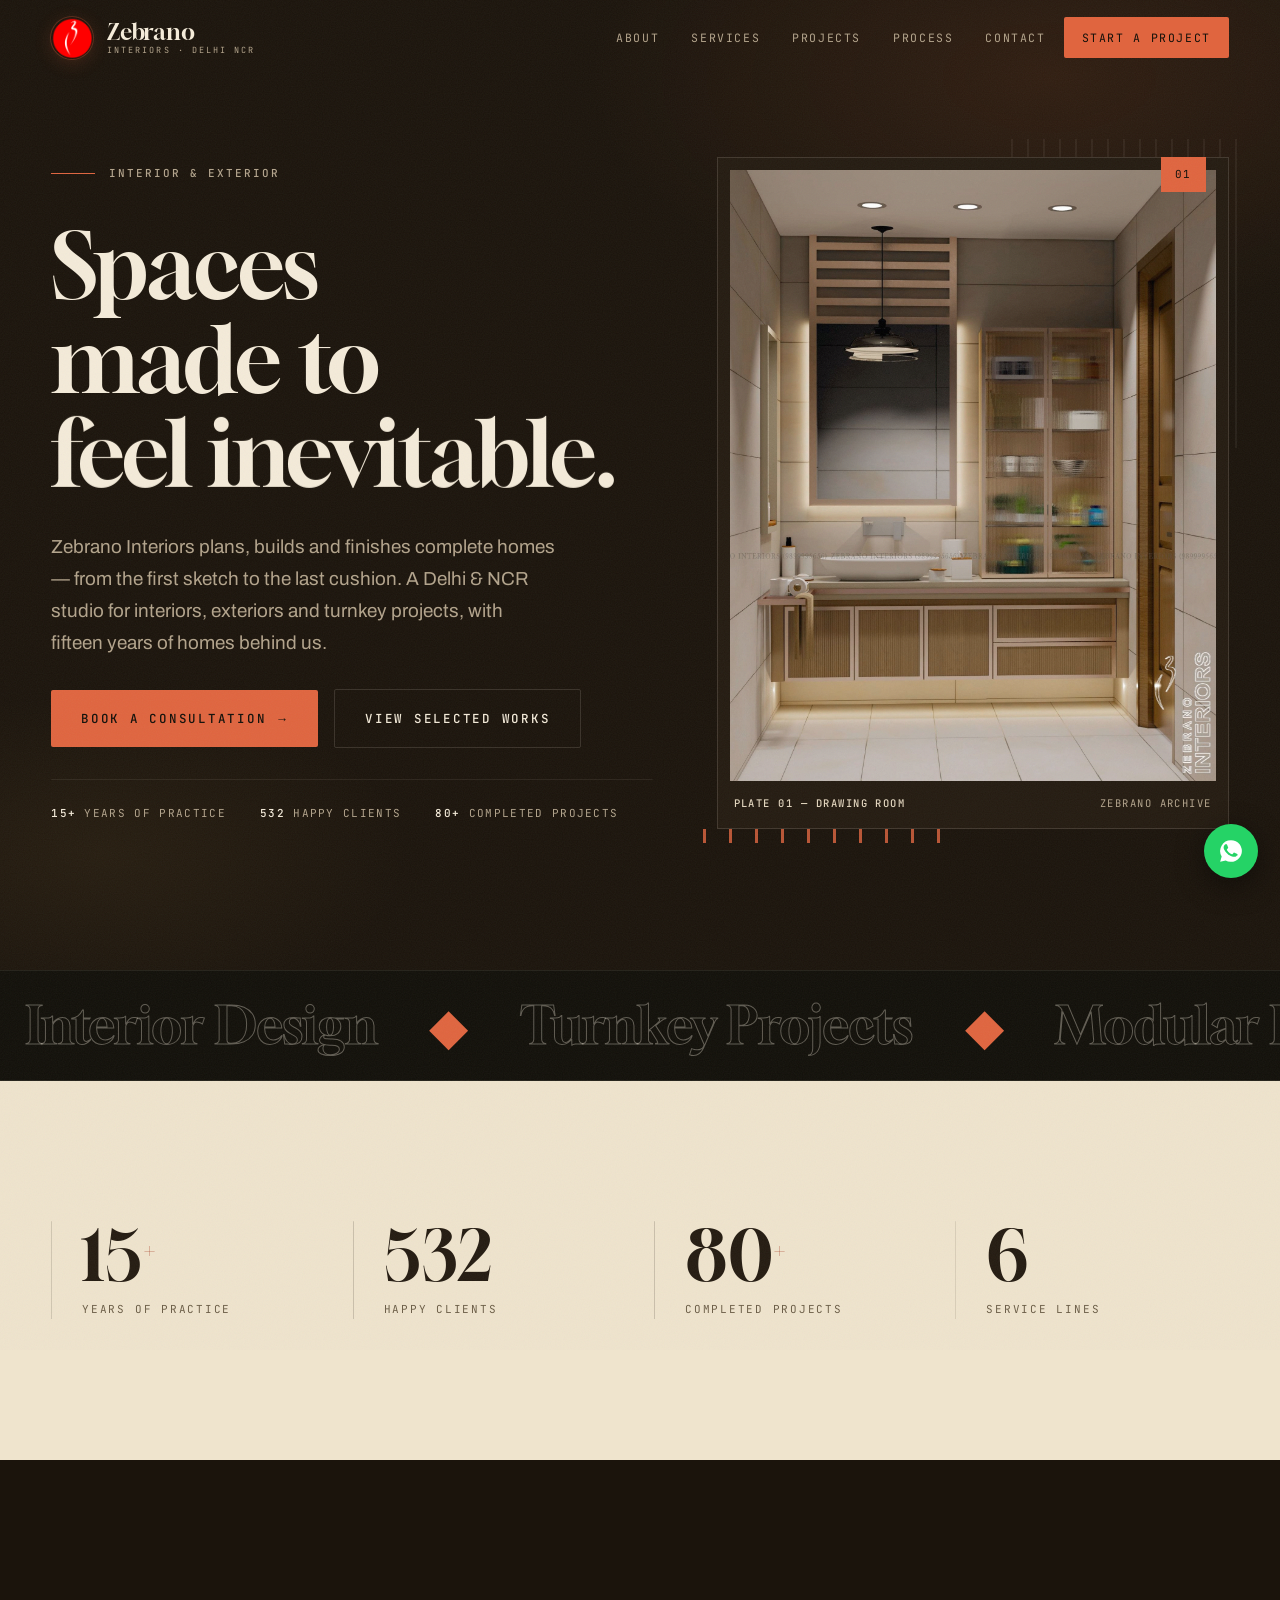
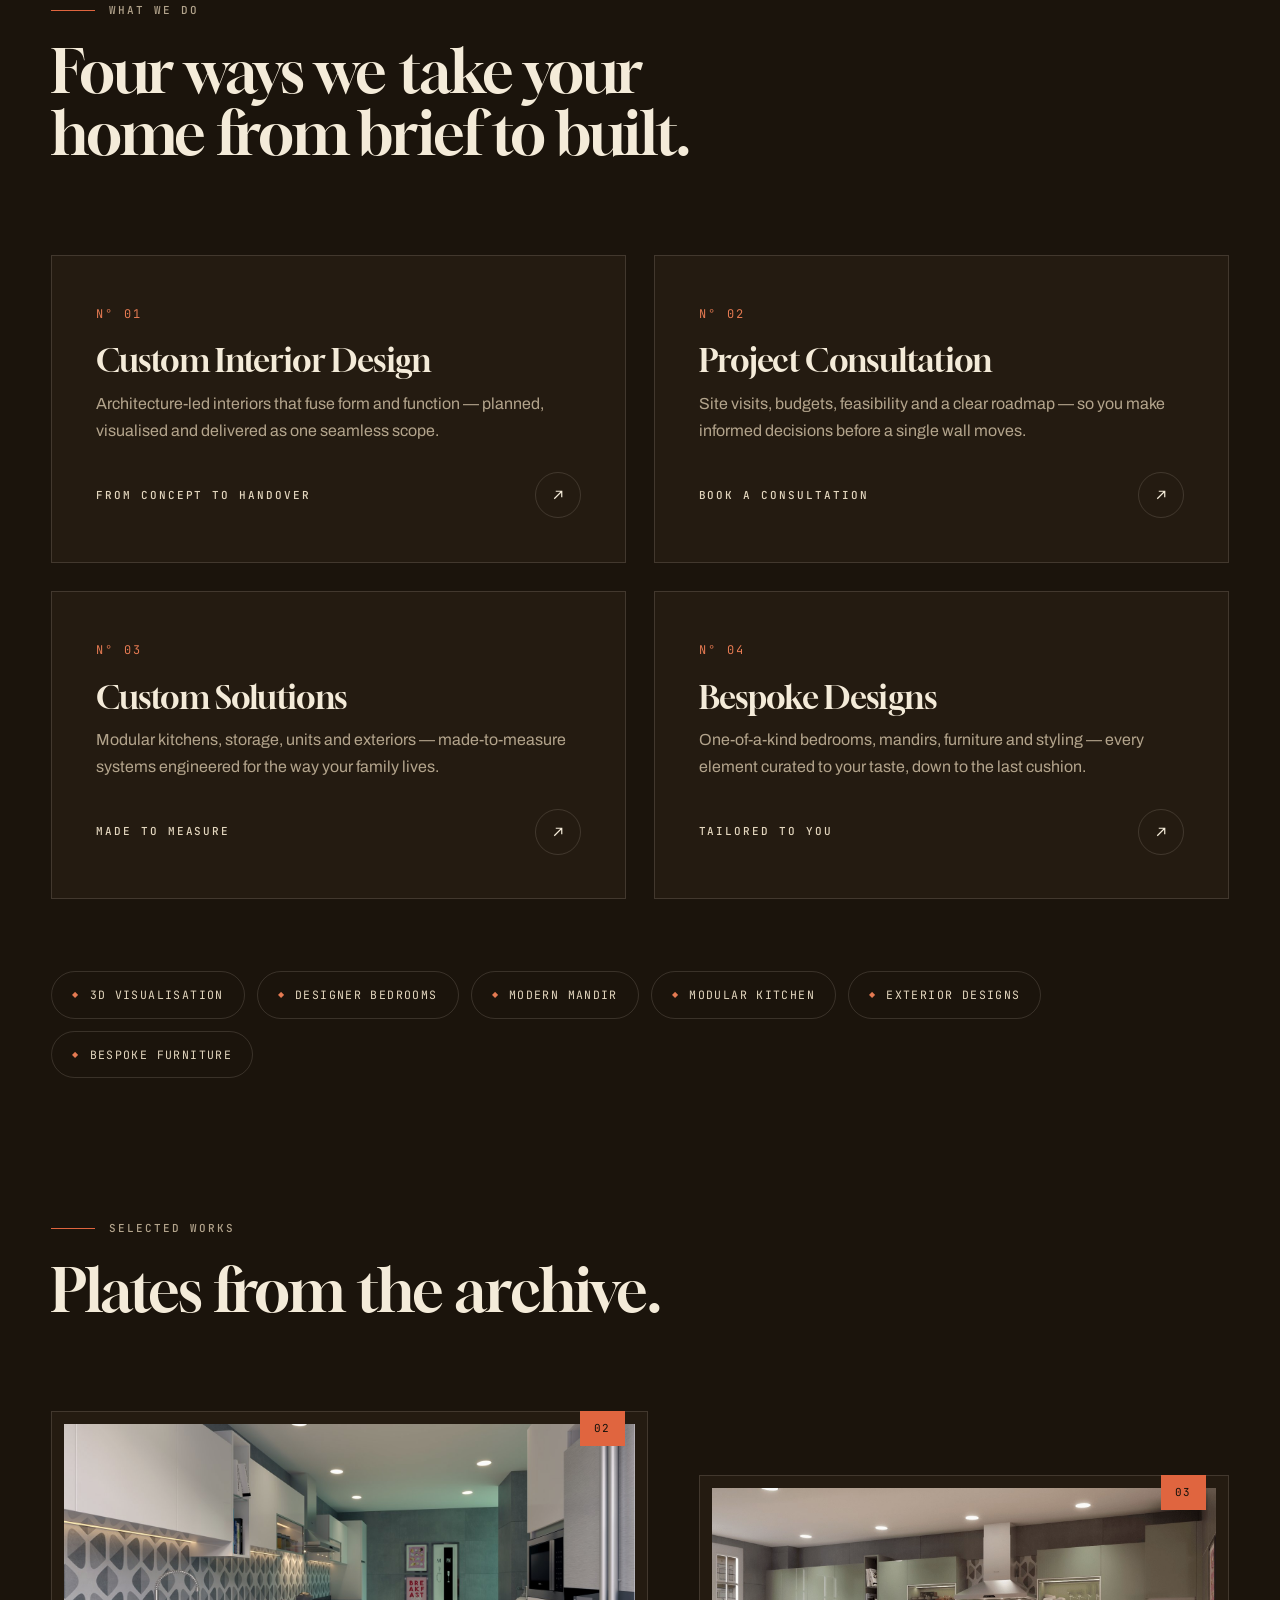
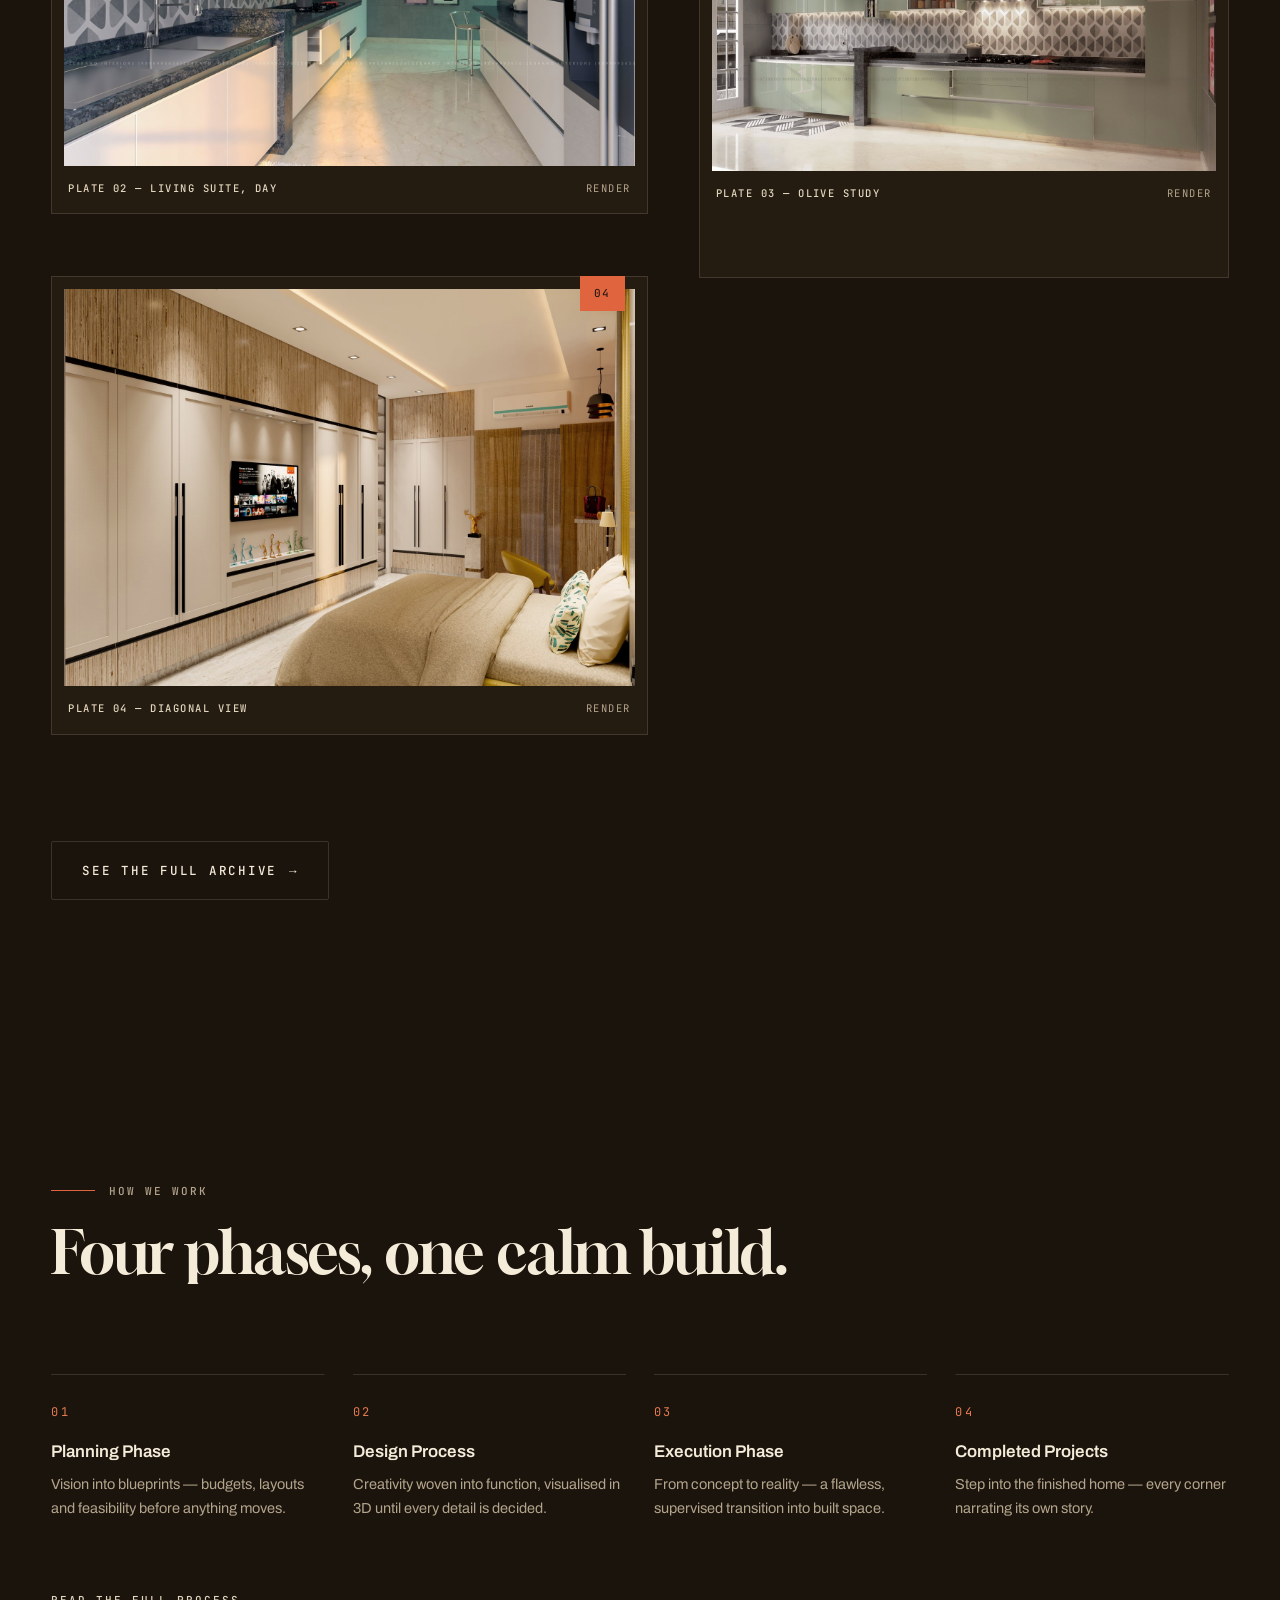
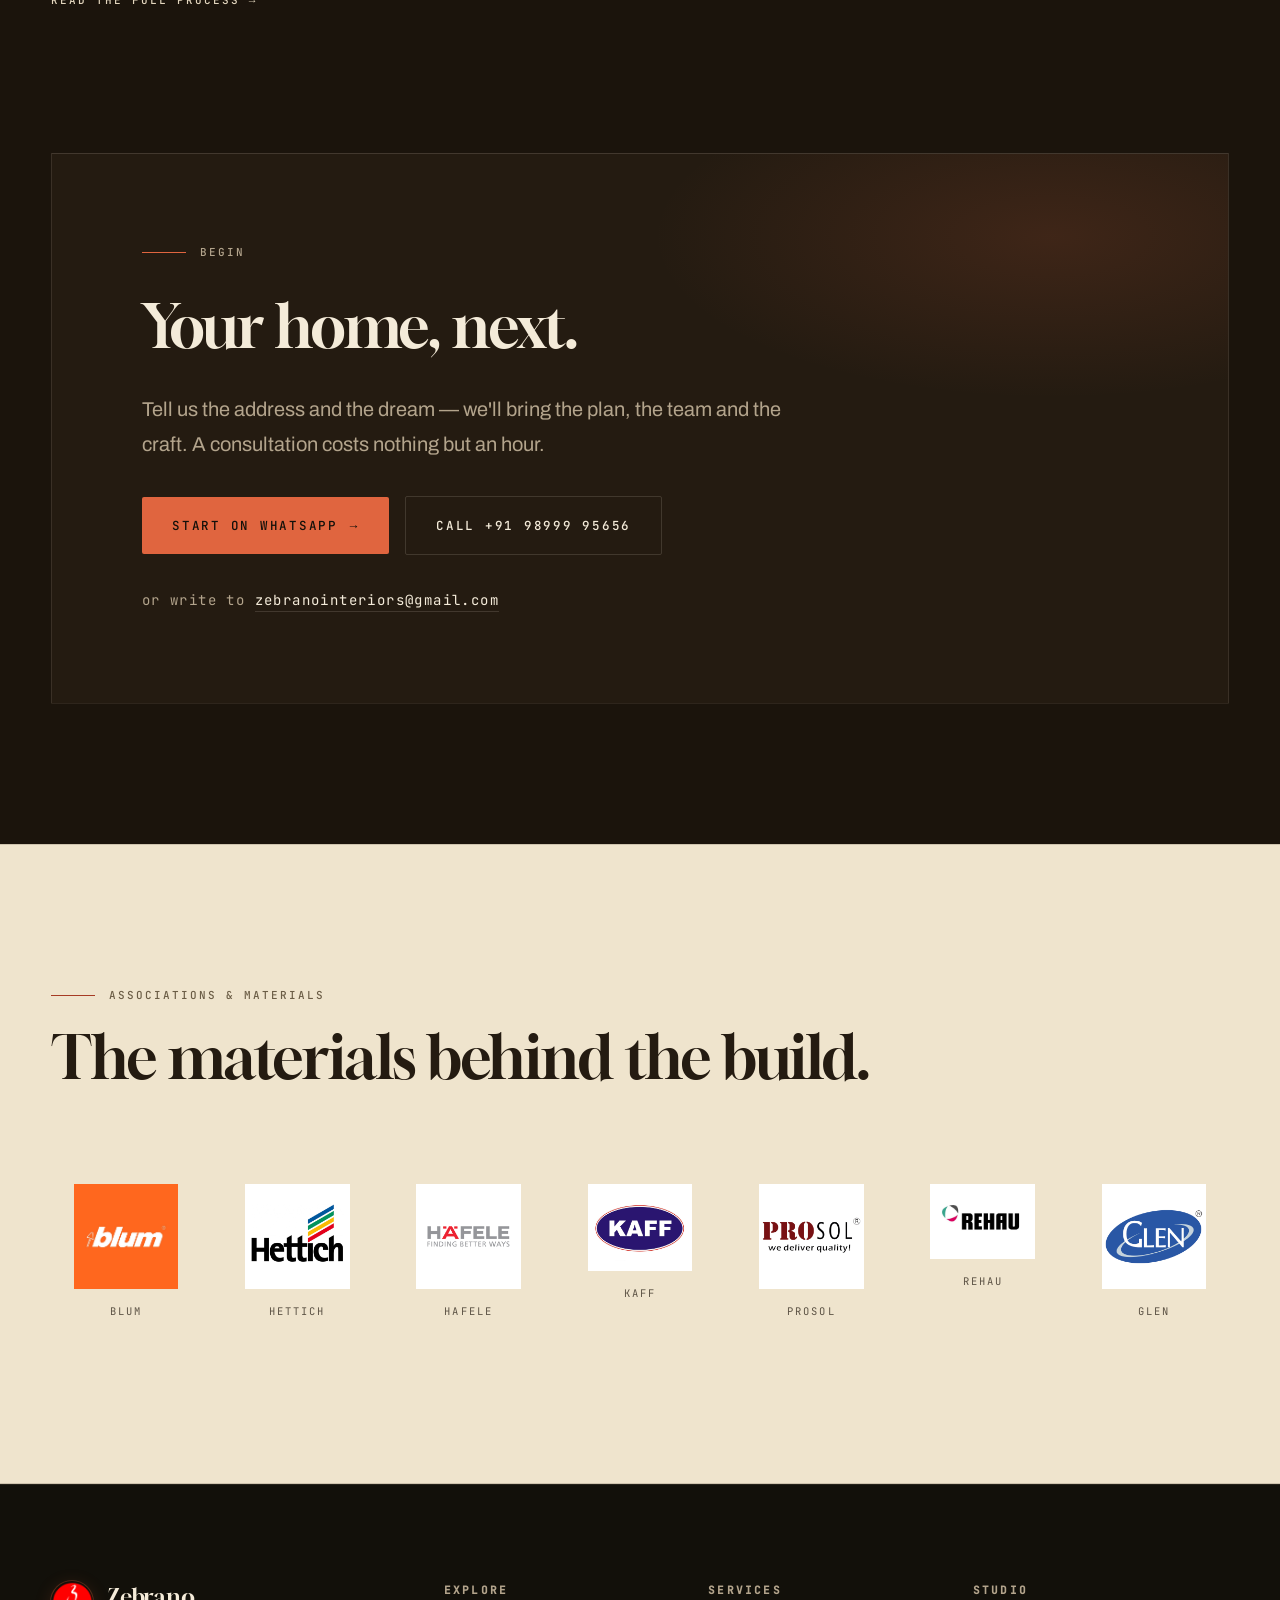
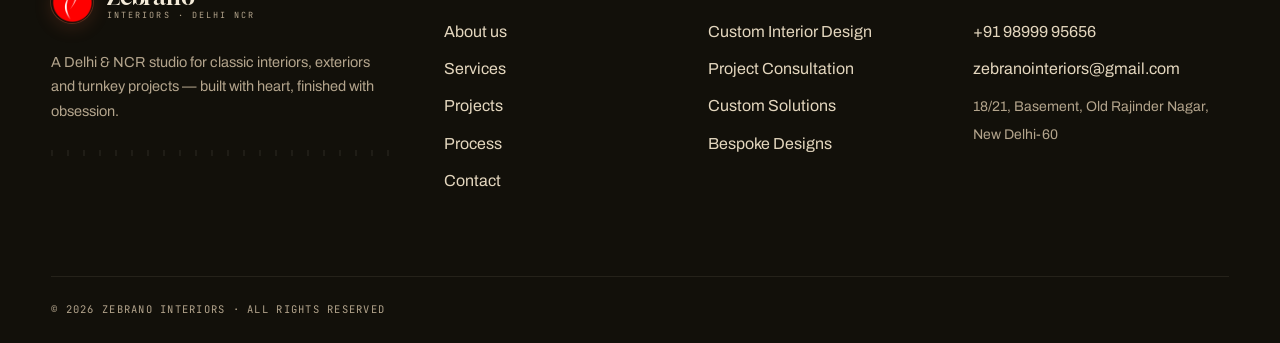
<file: index.html>
<!DOCTYPE html>
<html lang="en">
<head>
<!--
  ZEBRANO INTERIORS — redesigned website
  Direction contract (docs/DESIGN.md):
  THESIS   The site behaves like a material sample book of the wood it is named for —
           a dark zebrano-stripe system, editorial specimen plates, reactbits-grade motion.
           Refuses the generic light-warm real-estate template the studio formerly ran.
  OWN-WORLD espresso ground, bone ink, cinnabar accent (brand-red commitment), brass secondary,
           zebrano grain edges, hairline rules, index numerals, mono captions, Gloock display.
  STORY    visitor understands "turnkey interior studio, Delhi NCR, real craft" in seconds,
           believes it from real render plates + numbered process, acts via WhatsApp/consultation.
  FIRST VIEWPORT  left: mono kicker, split-reveal Gloock headline, lede, magnetic CTAs;
           right: portrait living-room render in a specimen frame with zebrano corner.
  FORM     brief-pinned reactbits-style component language, hand-built, no framework.
-->
<meta charset="UTF-8">
<meta name="viewport" content="width=device-width, initial-scale=1">
<title>Zebrano Interiors — Interior &amp; Turnkey Design Studio, Delhi NCR</title>
<meta name="description" content="Zebrano Interiors is a Delhi &amp; NCR interior design studio offering complete interior and exterior design alongside turnkey projects — 15+ years, 532 happy clients, 80+ completed homes.">
<meta name="theme-color" content="#1b140c">
<link rel="icon" href="assets/img/zebrano-mark.png" type="image/png">
<link rel="canonical" href="https://zebranointeriors.com/">
<meta property="og:type" content="website">
<meta property="og:title" content="Zebrano Interiors — Interior &amp; Turnkey Design Studio">
<meta property="og:description" content="Complete interior and exterior design alongside turnkey projects, Delhi &amp; NCR. 15+ years, 80+ completed projects.">
<meta property="og:url" content="https://zebranointeriors.com/">
<meta property="og:image" content="assets/img/2024-02-View-1-1.jpg">
<meta name="twitter:card" content="summary_large_image">
<link rel="preload" as="image" href="assets/img/2024-02-View-1-1.jpg" fetchpriority="high">
<link rel="stylesheet" href="assets/css/fonts.css">
<link rel="stylesheet" href="assets/css/tokens.css">
<link rel="stylesheet" href="assets/css/main.css">
<script type="application/ld+json">
{
  "@context": "https://schema.org",
  "@type": "LocalBusiness",
  "name": "Zebrano Interiors",
  "description": "Interior and exterior design studio alongside turnkey projects in Delhi & NCR.",
  "telephone": "+91-9899995656",
  "email": "zebranointeriors@gmail.com",
  "address": {
    "@type": "PostalAddress",
    "streetAddress": "18/21, Basement, Old Rajinder Nagar",
    "addressLocality": "New Delhi",
    "addressRegion": "Delhi",
    "postalCode": "110060",
    "addressCountry": "IN"
  }
}
</script>
</head>
<body>
<a class="skip-link" href="#main">Skip to content</a>

<!-- shell chrome -->
<div id="preloader" aria-hidden="true">
  <img class="pre-mark" src="assets/img/zebrano-mark.png" alt="" width="60" height="60">
  <div class="pre-word"><i>Z</i><i>E</i><i>B</i><i>R</i><i>A</i><i>N</i><i>O</i></div>
  <div class="pre-strip"></div>
</div>
<div id="curtain" aria-hidden="true"><div class="curtain-stripe zebra-edge-solid"></div></div>
<div class="grain" aria-hidden="true"></div>
<div id="cursor-dot" aria-hidden="true"></div>
<div id="cursor-ring" aria-hidden="true"></div>

<header class="header">
  <div class="wrap header-inner">
    <a class="wordmark" href="index.html" aria-label="Zebrano Interiors — home">
  <img class="mark" src="assets/img/zebrano-mark.png" alt="" width="42" height="42">
  <span class="wm-text">Zebrano<span class="sub">Interiors · Delhi NCR</span></span>
    </a>
    <nav class="nav" aria-label="Primary">
      <a href="about.html">About</a>
      <a href="services.html">Services</a>
      <a href="projects.html">Projects</a>
      <a href="process.html">Process</a>
      <a href="contact.html">Contact</a>
      <a class="cta" href="contact.html">Start a project</a>
    </nav>
    <button class="nav-toggle" aria-expanded="false" aria-controls="menu" aria-label="Open menu">
      <span></span><span></span><span></span>
    </button>
  </div>
</header>

<div class="menu" id="menu">
  <button class="menu-close" type="button" data-menu-close aria-label="Close menu">✕</button>
  <nav aria-label="Mobile">
    <a href="index.html"><small>01</small>Studio</a>
    <a href="about.html"><small>02</small>About</a>
    <a href="services.html"><small>03</small>Services</a>
    <a href="projects.html"><small>04</small>Projects</a>
    <a href="process.html"><small>05</small>Process</a>
    <a href="contact.html"><small>06</small>Contact</a>
  </nav>
  <div class="menu-cta">
    <a class="btn btn--primary" href="contact.html">Start a project <span class="arr">→</span></a>
    <p class="menu-phone mono">WhatsApp-first · <a href="tel:+919899995656">+91 98999 95656</a></p>
  </div>
  <div class="menu-meta mono">
    <span>+91 9899995656</span>
    <span>zebranointeriors@gmail.com</span>
    <span>Old Rajinder Nagar, New Delhi-60</span>
  </div>
</div>

<main id="main">
  <!-- ============ HERO ============ -->
  <section class="hero">
    <div class="wrap">
      <div class="hero-grid">
        <div class="hero-copy">
          <p class="kicker mono" data-split>Interior &amp; Exterior</p>
          <h1 class="display h-display" data-split>Spaces made to feel inevitable.</h1>
          <p class="lede" data-reveal>Zebrano Interiors plans, builds and finishes complete homes — from the first
            sketch to the last cushion. A Delhi &amp; NCR studio for interiors, exteriors and turnkey projects,
            with fifteen years of homes behind us.</p>
          <div class="hero-ctas" data-reveal data-delay="1">
            <a class="btn btn--primary" href="contact.html">Book a consultation <span class="arr">→</span></a>
            <a class="btn btn--ghost" href="projects.html">View selected works</a>
          </div>
          <div class="hero-meta" data-reveal data-delay="2">
            <span><b>15+</b> Years of practice</span>
            <span><b>532</b> Happy clients</span>
            <span><b>80+</b> Completed projects</span>
          </div>
        </div>
        <div class="hero-plate-frame">
          <figure class="plate">
            <img src="assets/img/2024-02-View-1-1.jpg" alt="Living room by Zebrano Interiors — warm wood and linen tones" width="1600" height="2009" fetchpriority="high">
            <figcaption class="plate-cap"><b>Plate 01 — Drawing room</b><span>Zebrano archive</span></figcaption>
            <span class="plate-idx">01</span>
          </figure>
        </div>
      </div>
    </div>
  </section>

  <!-- ============ MARQUEE ============ -->
  <div class="marquee" aria-hidden="true">
    <div class="marquee-track">
      <span>Interior Design</span><span class="hi">◆</span>
      <span>Turnkey Projects</span><span class="hi">◆</span>
      <span>Modular Kitchens</span><span class="hi">◆</span>
      <span>Designer Bedrooms</span><span class="hi">◆</span>
      <span>Modern Mandirs</span><span class="hi">◆</span>
      <span>3D Visualisation</span><span class="hi">◆</span>
      <span>Exterior Design</span><span class="hi">◆</span>
      <span>Bespoke Furniture</span><span class="hi">◆</span>
      <span>Interior Design</span><span class="hi">◆</span>
      <span>Turnkey Projects</span><span class="hi">◆</span>
      <span>Modular Kitchens</span><span class="hi">◆</span>
      <span>Designer Bedrooms</span><span class="hi">◆</span>
      <span>Modern Mandirs</span><span class="hi">◆</span>
      <span>3D Visualisation</span><span class="hi">◆</span>
      <span>Exterior Design</span><span class="hi">◆</span>
      <span>Bespoke Furniture</span><span class="hi">◆</span>
    </div>
  </div>

  <!-- ============ STATS (bone band) ============ -->
  <section class="band-bone section" aria-label="Studio statistics">
    <div class="wrap">
      <div class="stats">
        <div class="stat" data-reveal>
          <div class="num"><span data-count="15">0</span><sup>+</sup></div>
          <div class="lbl">Years of practice</div>
        </div>
        <div class="stat" data-reveal data-delay="1">
          <div class="num"><span data-count="532">0</span></div>
          <div class="lbl">Happy clients</div>
        </div>
        <div class="stat" data-reveal data-delay="2">
          <div class="num"><span data-count="80">0</span><sup>+</sup></div>
          <div class="lbl">Completed projects</div>
        </div>
        <div class="stat" data-reveal data-delay="3">
          <div class="num"><span data-count="6">0</span></div>
          <div class="lbl">Service lines</div>
        </div>
      </div>
    </div>
  </section>

  <!-- ============ SERVICES PREVIEW ============ -->
  <section class="section spine">
    <div class="wrap">
      <div class="section-head">
        <p class="kicker mono">What we do</p>
        <h2 class="display h-section" data-split data-reveal>Four ways we take your home from brief to built.</h2>
      </div>
      <div class="spot-grid">
        <a class="spot-card" data-spotlight href="services.html#offer-01">
          <span class="idx">N° 01</span>
          <h3 class="display h-small">Custom Interior Design</h3>
          <p>Architecture-led interiors that fuse form and function — planned, visualised and delivered as one seamless scope.</p>
          <div class="foot"><span class="mono">From concept to handover</span><span class="go"><svg width="18" height="18" viewBox="0 0 24 24" fill="none" stroke="currentColor" stroke-width="1.6"><path d="M7 17L17 7M9 7h8v8"/></svg></span></div>
        </a>
        <a class="spot-card" data-spotlight href="services.html#offer-02">
          <span class="idx">N° 02</span>
          <h3 class="display h-small">Project Consultation</h3>
          <p>Site visits, budgets, feasibility and a clear roadmap — so you make informed decisions before a single wall moves.</p>
          <div class="foot"><span class="mono">Book a consultation</span><span class="go"><svg width="18" height="18" viewBox="0 0 24 24" fill="none" stroke="currentColor" stroke-width="1.6"><path d="M7 17L17 7M9 7h8v8"/></svg></span></div>
        </a>
        <a class="spot-card" data-spotlight href="services.html#offer-03">
          <span class="idx">N° 03</span>
          <h3 class="display h-small">Custom Solutions</h3>
          <p>Modular kitchens, storage, units and exteriors — made-to-measure systems engineered for the way your family lives.</p>
          <div class="foot"><span class="mono">Made to measure</span><span class="go"><svg width="18" height="18" viewBox="0 0 24 24" fill="none" stroke="currentColor" stroke-width="1.6"><path d="M7 17L17 7M9 7h8v8"/></svg></span></div>
        </a>
        <a class="spot-card" data-spotlight href="services.html#offer-04">
          <span class="idx">N° 04</span>
          <h3 class="display h-small">Bespoke Designs</h3>
          <p>One-of-a-kind bedrooms, mandirs, furniture and styling — every element curated to your taste, down to the last cushion.</p>
          <div class="foot"><span class="mono">Tailored to you</span><span class="go"><svg width="18" height="18" viewBox="0 0 24 24" fill="none" stroke="currentColor" stroke-width="1.6"><path d="M7 17L17 7M9 7h8v8"/></svg></span></div>
        </a>
      </div>
      <div class="chips" data-reveal>
        <a class="chip" href="projects.html">3D Visualisation</a>
        <a class="chip" href="projects.html">Designer Bedrooms</a>
        <a class="chip" href="projects.html">Modern Mandir</a>
        <a class="chip" href="projects.html">Modular Kitchen</a>
        <a class="chip" href="projects.html">Exterior Designs</a>
        <a class="chip" href="projects.html">Bespoke Furniture</a>
      </div>
    </div>
  </section>

  <!-- ============ SELECTED WORKS ============ -->
  <section class="section" style="padding-top:0">
    <div class="wrap">
      <div class="section-head">
        <p class="kicker mono">Selected works</p>
        <h2 class="display h-section" data-split data-reveal>Plates from the archive.</h2>
      </div>
      <div class="works">
        <figure class="plate">
          <div class="plate-img"><img src="assets/img/2024-02-View-4-Day-Scene.jpg" alt="Day-lit drawing room scene by Zebrano Interiors" width="1600" height="958" loading="lazy"></div>
          <figcaption class="plate-cap"><b>Plate 02 — Living suite, day</b><span>Render</span></figcaption>
          <span class="plate-idx">02</span>
        </figure>
        <figure class="plate">
          <div class="plate-img"><img src="assets/img/2024-02-Met-Olive-Final-1.jpg" alt="Neutral olive-toned interior by Zebrano Interiors" width="1600" height="900" loading="lazy"></div>
          <figcaption class="plate-cap"><b>Plate 03 — Olive study</b><span>Render</span></figcaption>
          <span class="plate-idx">03</span>
        </figure>
        <figure class="plate">
          <div class="plate-img"><img src="assets/img/2024-02-View-Diagonal.jpg" alt="Diagonal view of a designed living space by Zebrano Interiors" width="1600" height="1114" loading="lazy"></div>
          <figcaption class="plate-cap"><b>Plate 04 — Diagonal view</b><span>Render</span></figcaption>
          <span class="plate-idx">04</span>
        </figure>
      </div>
      <p style="margin-top:clamp(40px,6vw,72px)" data-reveal>
        <a class="btn btn--ghost" href="projects.html">See the full archive <span class="arr">→</span></a>
      </p>
    </div>
  </section>

  <!-- ============ PROCESS STRIP ============ -->
  <section class="section spine">
    <div class="wrap">
      <div class="section-head">
        <p class="kicker mono">How we work</p>
        <h2 class="display h-section" data-split data-reveal>Four phases, one calm build.</h2>
      </div>
      <div class="proc">
        <div class="proc-item" data-reveal><span class="proc-arrow" aria-hidden="true">→</span>
          <h3>Planning Phase</h3>
          <p>Vision into blueprints — budgets, layouts and feasibility before anything moves.</p>
        </div>
        <div class="proc-item" data-reveal data-delay="1"><span class="proc-arrow" aria-hidden="true">→</span>
          <h3>Design Process</h3>
          <p>Creativity woven into function, visualised in 3D until every detail is decided.</p>
        </div>
        <div class="proc-item" data-reveal data-delay="2"><span class="proc-arrow" aria-hidden="true">→</span>
          <h3>Execution Phase</h3>
          <p>From concept to reality — a flawless, supervised transition into built space.</p>
        </div>
        <div class="proc-item" data-reveal data-delay="3">
          <h3>Completed Projects</h3>
          <p>Step into the finished home — every corner narrating its own story.</p>
        </div>
      </div>
      <p style="margin-top:clamp(40px,6vw,64px)" data-reveal>
        <a class="link-line mono" href="process.html">Read the full process →</a>
      </p>
    </div>
  </section>

  <!-- ============ CTA ============ -->
  <section class="section" style="padding-top:0">
    <div class="wrap">
      <div class="cta-panel" data-reveal>
        <div class="wrap-in">
          <p class="kicker mono">Begin</p>
          <h2 class="display h-section">Your home, next.</h2>
          <p class="muted-big">Tell us the address and the dream — we'll bring the plan, the team and the craft.
            A consultation costs nothing but an hour.</p>
          <div class="hero-ctas">
            <a class="btn btn--primary" href="contact.html">Start on WhatsApp <span class="arr">→</span></a>
            <a class="btn btn--ghost" href="tel:+919899995656">Call +91 98999 95656</a>
          </div>
          <p class="phone-line">or write to <a href="mailto:zebranointeriors@gmail.com">zebranointeriors@gmail.com</a></p>
        </div>
      </div>
    </div>
  </section>

  <!-- ============ PARTNERS ============ -->
  <section class="band-bone section partners-band" aria-label="Partner brands">
    <div class="wrap">
      <div class="section-head">
        <p class="kicker mono">Associations &amp; materials</p>
        <h2 class="display h-section">The materials behind the build.</h2>
      </div>
      <ul class="partners">
        <li><figure class="plogo"><img src="assets/img/partners/blum.jpg" alt="Blum hardware logo" width="900" height="900" loading="lazy"><figcaption>Blum</figcaption></figure></li>
        <li><figure class="plogo"><img src="assets/img/partners/hettich.jpg" alt="Hettich hardware logo" width="1600" height="1600" loading="lazy"><figcaption>Hettich</figcaption></figure></li>
        <li><figure class="plogo"><img src="assets/img/partners/hafele.jpg" alt="Häfele hardware logo" width="1600" height="1600" loading="lazy"><figcaption>Hafele</figcaption></figure></li>
        <li><figure class="plogo"><img src="assets/img/partners/kaff.jpg" alt="KAFF logo" width="1600" height="1333" loading="lazy"><figcaption>Kaff</figcaption></figure></li>
        <li><figure class="plogo"><img src="assets/img/partners/prosol.jpg" alt="Prosol logo" width="1600" height="1600" loading="lazy"><figcaption>Prosol</figcaption></figure></li>
        <li><figure class="plogo"><img src="assets/img/partners/rehau.jpg" alt="REHAU logo" width="1200" height="857" loading="lazy"><figcaption>Rehau</figcaption></figure></li>
        <li><figure class="plogo"><img src="assets/img/partners/glen.jpg" alt="Glen logo" width="1600" height="1600" loading="lazy"><figcaption>Glen</figcaption></figure></li>
      </ul>
    </div>
  </section>
</main>

<footer class="footer">
  <div class="wrap">
    <div class="footer-grid">
      <div>
        <a class="wordmark" href="index.html">
  <img class="mark" src="assets/img/zebrano-mark.png" alt="" width="42" height="42">
  <span class="wm-text">Zebrano<span class="sub">Interiors · Delhi NCR</span></span>
        </a>
        <p class="about-line" style="margin-top:18px">A Delhi &amp; NCR studio for classic interiors, exteriors and turnkey projects — built with heart, finished with obsession.</p>
        <div class="grain-mark zebra-edge"></div>
      </div>
      <nav aria-label="Footer — explore">
        <h4>Explore</h4>
        <ul>
          <li><a href="about.html">About us</a></li>
          <li><a href="services.html">Services</a></li>
          <li><a href="projects.html">Projects</a></li>
          <li><a href="process.html">Process</a></li>
          <li><a href="contact.html">Contact</a></li>
        </ul>
      </nav>
      <nav aria-label="Footer — services">
        <h4>Services</h4>
        <ul>
          <li><a href="services.html">Custom Interior Design</a></li>
          <li><a href="services.html">Project Consultation</a></li>
          <li><a href="services.html">Custom Solutions</a></li>
          <li><a href="services.html">Bespoke Designs</a></li>
        </ul>
      </nav>
      <div>
        <h4>Studio</h4>
        <ul>
          <li><a href="tel:+919899995656">+91 98999 95656</a></li>
          <li><a href="mailto:zebranointeriors@gmail.com">zebranointeriors@gmail.com</a></li>
          <li><span class="stone" style="font-size:14px">18/21, Basement, Old Rajinder Nagar, New Delhi-60</span></li>
        </ul>
      </div>
    </div>
    <div class="footer-base">
      <span>© <span id="year">2025</span> Zebrano Interiors · All rights reserved</span>
      
    </div>
  </div>
</footer>

<a class="wa-float" href="https://wa.me/919899995656" target="_blank" rel="noopener" aria-label="Chat with Zebrano Interiors on WhatsApp">
  <svg width="26" height="26" viewBox="0 0 24 24" fill="currentColor" aria-hidden="true">
    <path d="M12 2a10 10 0 0 0-8.6 15.1L2 22l5.1-1.3A10 10 0 1 0 12 2zm5.4 14.1c-.2.6-1.3 1.2-1.9 1.3-.5 0-1.1.2-3.7-.8-3.2-1.3-5.2-4.4-5.3-4.6-.2-.2-1.3-1.7-1.3-3.2s.8-2.3 1.1-2.6c.3-.3.6-.4.8-.4h.6c.2 0 .5-.1.7.5l.9 2.3c.1.2.1.4 0 .6l-.4.6-.5.6c-.2.2-.3.4-.1.7.2.3.8 1.4 1.8 2.2 1.3 1.1 2.3 1.5 2.7 1.6.3.2.5.1.7-.1l1-1.2c.2-.3.4-.2.7-.1l2.2 1c.3.2.5.3.6.4.1.2.1.7-.2 1.4z"/>
  </svg>
</a>

<script src="assets/vendor/gsap.min.js"></script>
<script src="assets/vendor/ScrollTrigger.min.js"></script>
<script src="assets/vendor/lenis.min.js"></script>
<script src="assets/js/main.js"></script>
<script src="assets/js/motion.js"></script>
</body>
</html>
</file>
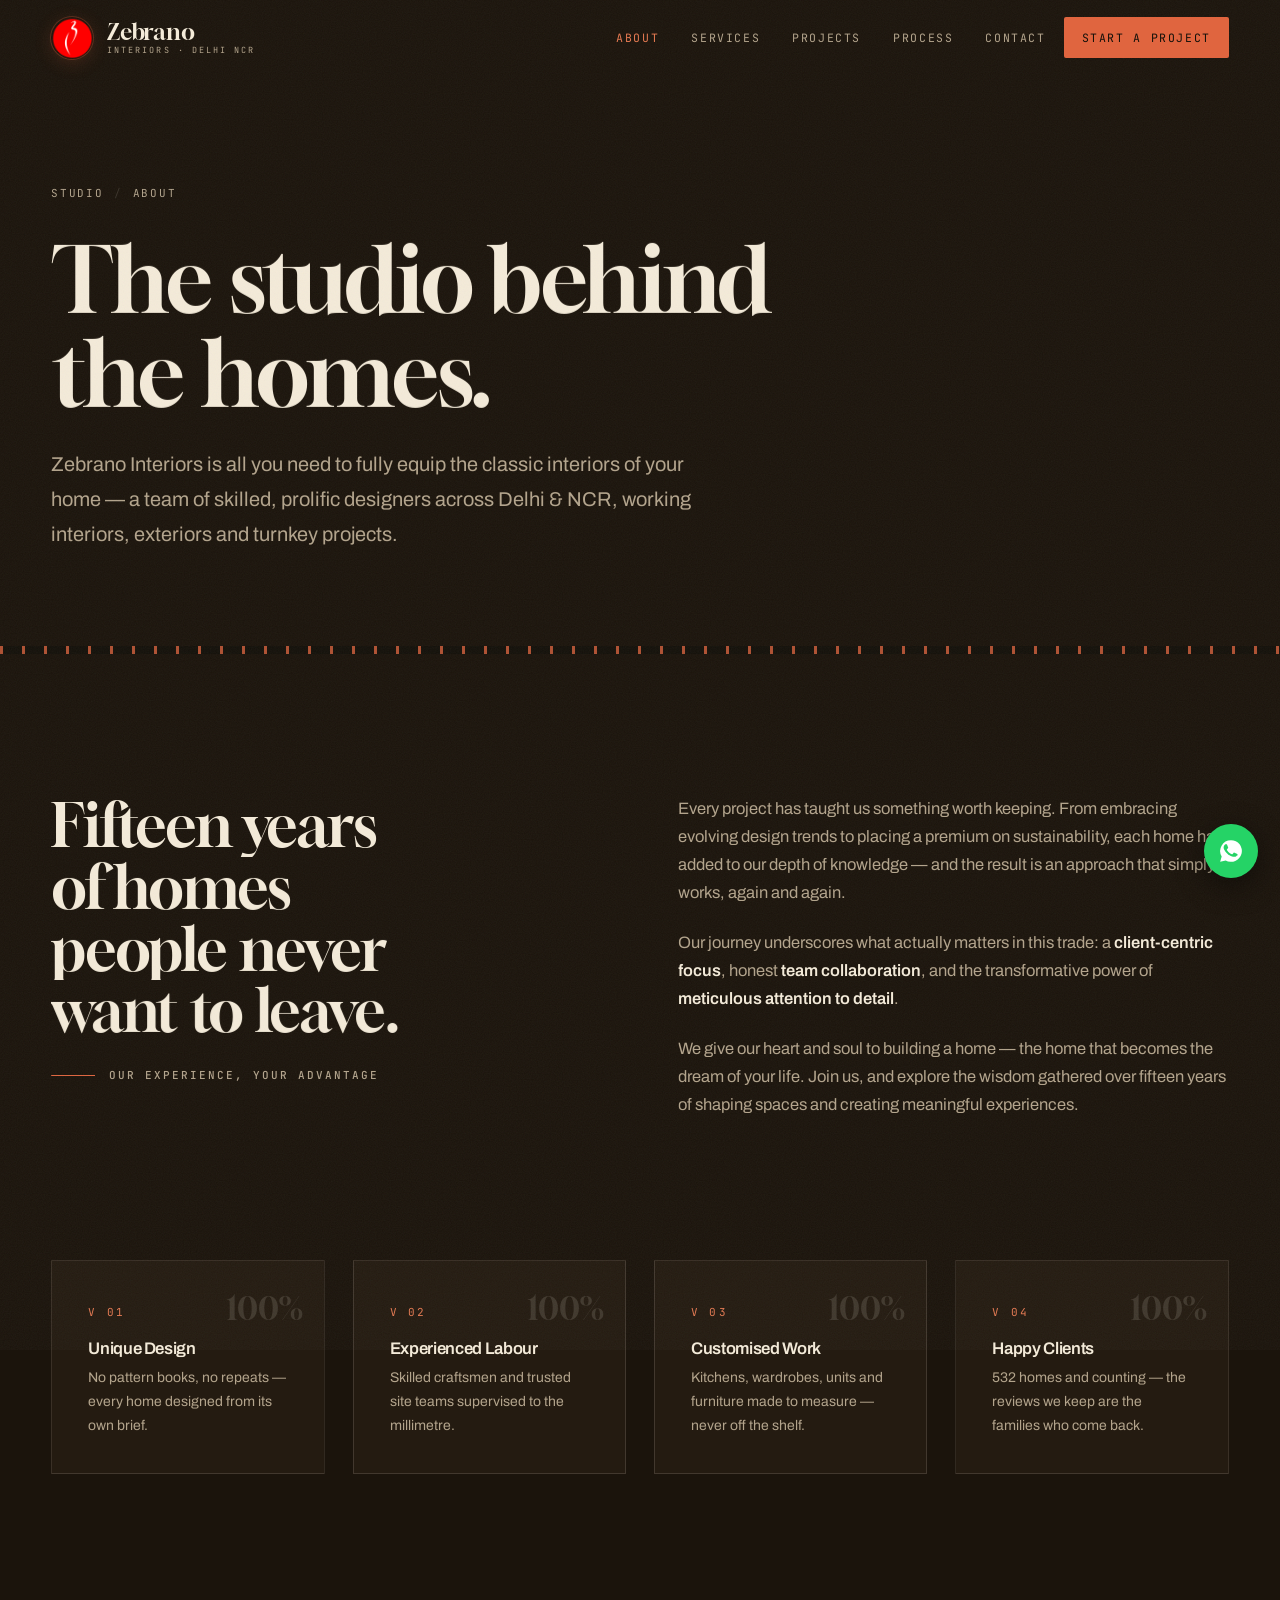
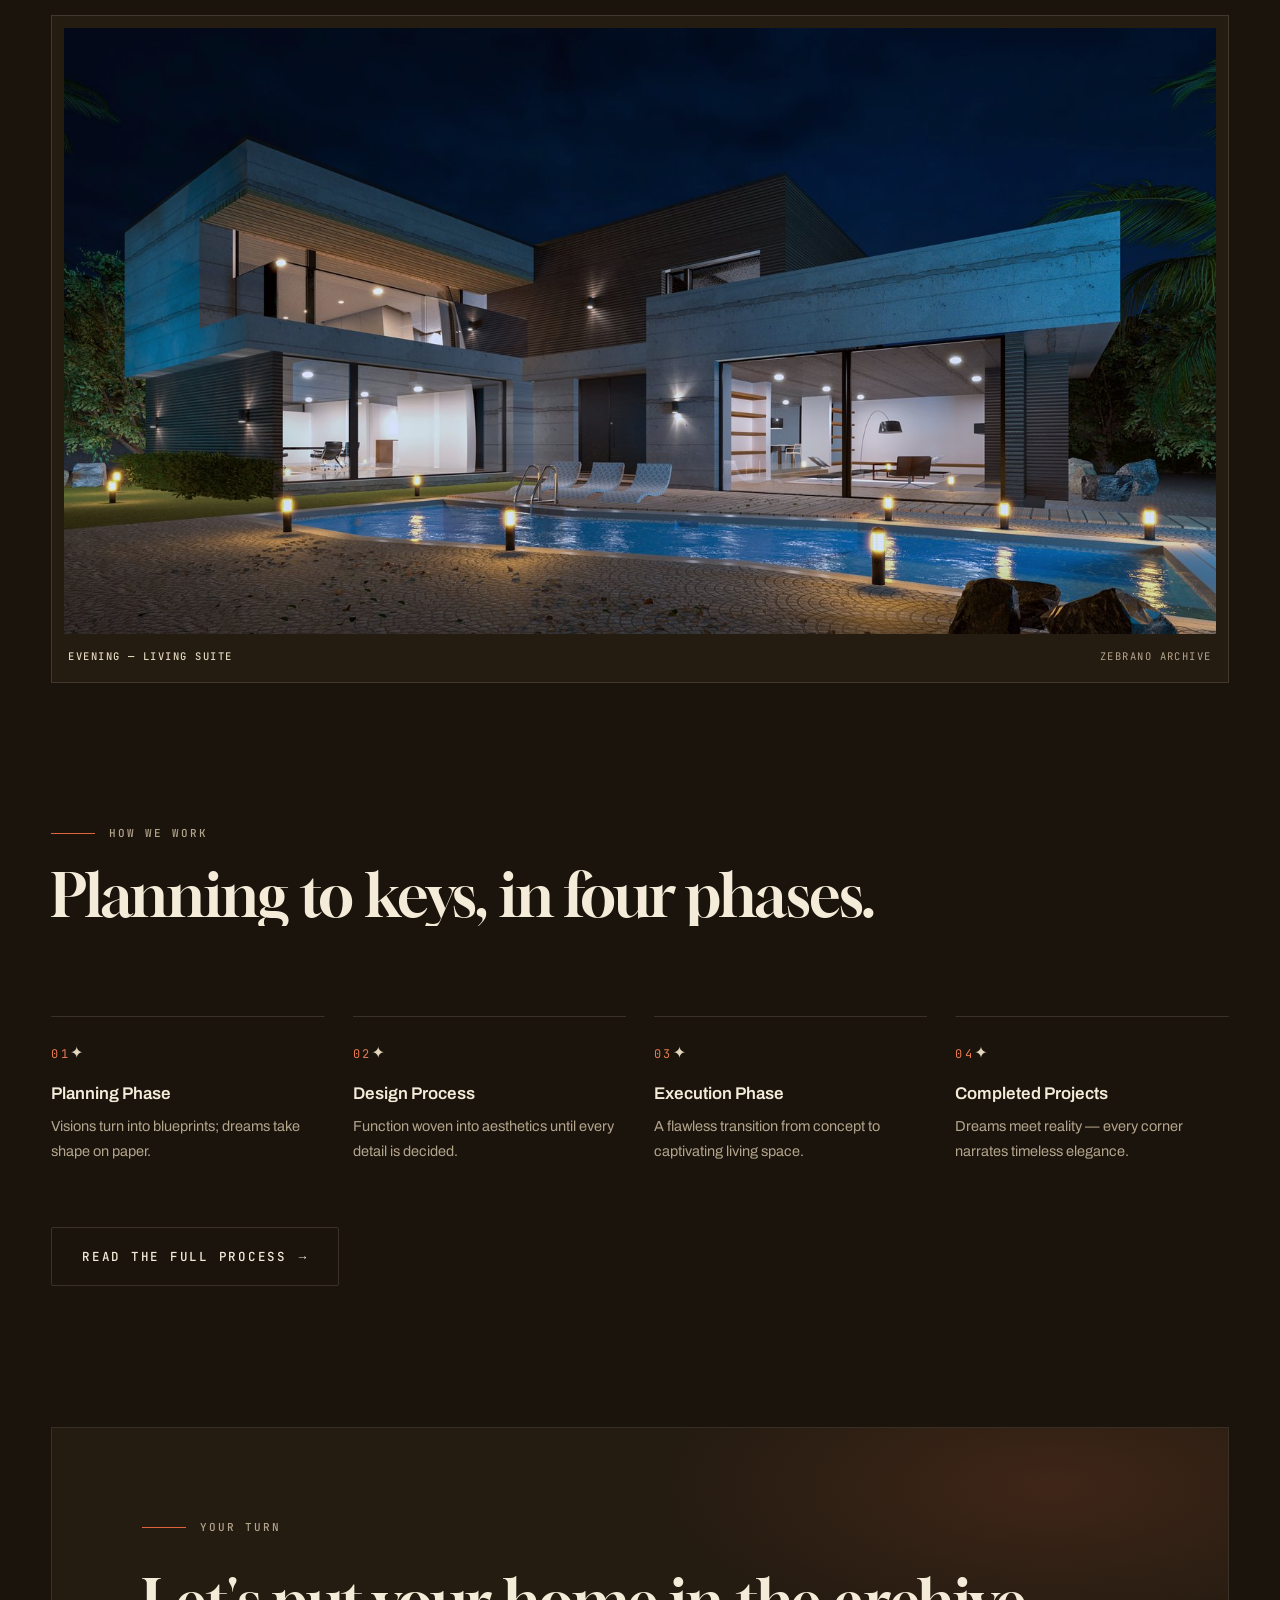
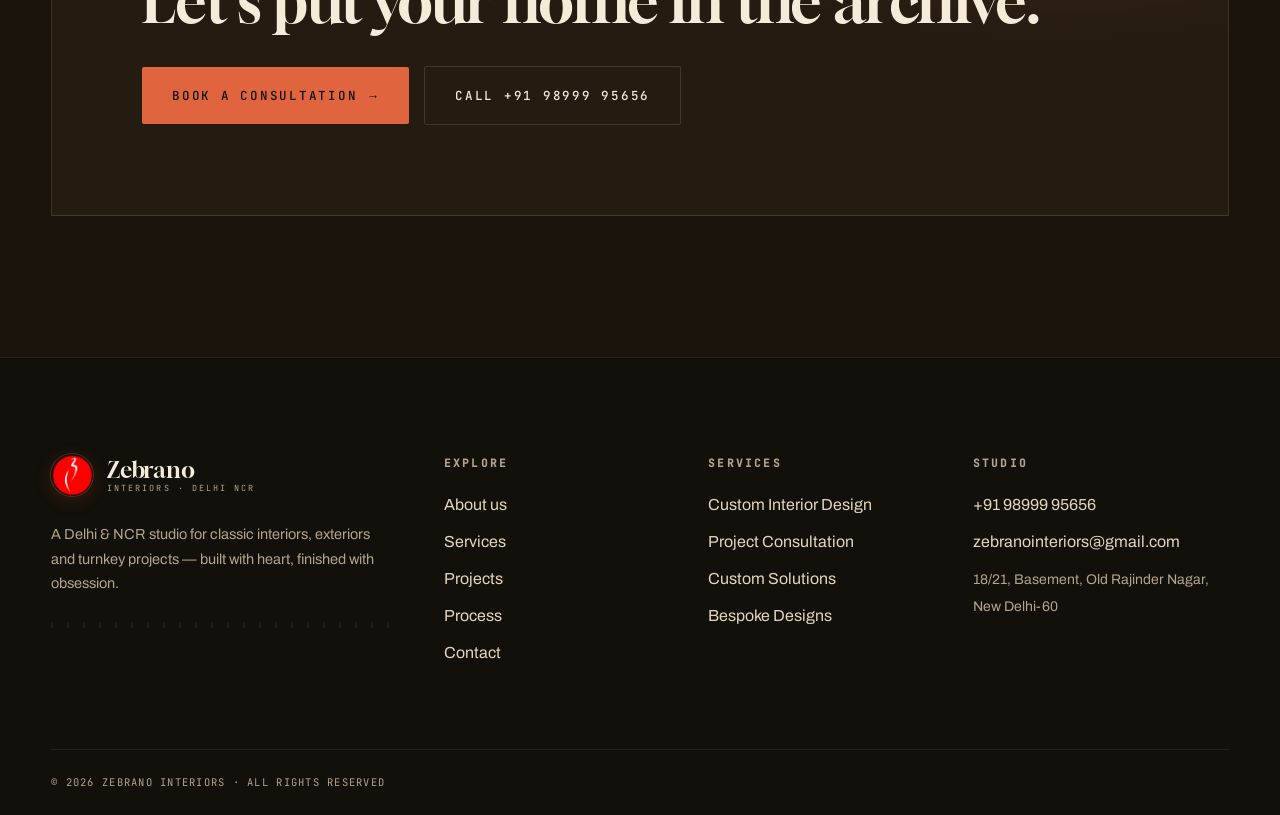
<file: about.html>
<!DOCTYPE html>
<html lang="en">
<head>
<meta charset="UTF-8">
<meta name="viewport" content="width=device-width, initial-scale=1">
<title>About — Zebrano Interiors · Interior &amp; Turnkey Studio, Delhi NCR</title>
<meta name="description" content="The story of Zebrano Interiors — 15+ years of classic interiors, exteriors and turnkey projects across Delhi &amp; NCR. 532 happy clients, 80+ completed homes.">
<meta name="theme-color" content="#1b140c">
<link rel="icon" href="assets/img/zebrano-mark.png" type="image/png">
<link rel="canonical" href="https://zebranointeriors.com/about-us/">
<meta property="og:type" content="website">
<meta property="og:title" content="About Zebrano Interiors">
<meta property="og:description" content="The studio behind 80+ completed homes across Delhi &amp; NCR.">
<meta property="og:image" content="assets/img/2024-02-Night.jpg">
<meta name="twitter:card" content="summary_large_image">
<link rel="stylesheet" href="assets/css/fonts.css">
<link rel="stylesheet" href="assets/css/tokens.css">
<link rel="stylesheet" href="assets/css/main.css">
</head>
<body>
<a class="skip-link" href="#main">Skip to content</a>

<div id="preloader" aria-hidden="true">
  <img class="pre-mark" src="assets/img/zebrano-mark.png" alt="" width="60" height="60">
  <div class="pre-word"><i>Z</i><i>E</i><i>B</i><i>R</i><i>A</i><i>N</i><i>O</i></div>
  <div class="pre-strip"></div>
</div>
<div id="curtain" aria-hidden="true"><div class="curtain-stripe zebra-edge-solid"></div></div>
<div class="grain" aria-hidden="true"></div>
<div id="cursor-dot" aria-hidden="true"></div>
<div id="cursor-ring" aria-hidden="true"></div>

<header class="header">
  <div class="wrap header-inner">
    <a class="wordmark" href="index.html" aria-label="Zebrano Interiors — home">
  <img class="mark" src="assets/img/zebrano-mark.png" alt="" width="42" height="42">
  <span class="wm-text">Zebrano<span class="sub">Interiors · Delhi NCR</span></span>
    </a>
    <nav class="nav" aria-label="Primary">
      <a href="about.html" aria-current="page">About</a>
      <a href="services.html">Services</a>
      <a href="projects.html">Projects</a>
      <a href="process.html">Process</a>
      <a href="contact.html">Contact</a>
      <a class="cta" href="contact.html">Start a project</a>
    </nav>
    <button class="nav-toggle" aria-expanded="false" aria-controls="menu" aria-label="Open menu">
      <span></span><span></span><span></span>
    </button>
  </div>
</header>

<div class="menu" id="menu">
  <button class="menu-close" type="button" data-menu-close aria-label="Close menu">✕</button>
  <nav aria-label="Mobile">
    <a href="index.html"><small>01</small>Studio</a>
    <a href="about.html" aria-current="page"><small>02</small>About</a>
    <a href="services.html"><small>03</small>Services</a>
    <a href="projects.html"><small>04</small>Projects</a>
    <a href="process.html"><small>05</small>Process</a>
    <a href="contact.html"><small>06</small>Contact</a>
  </nav>
  <div class="menu-cta">
    <a class="btn btn--primary" href="contact.html">Start a project <span class="arr">→</span></a>
    <p class="menu-phone mono">WhatsApp-first · <a href="tel:+919899995656">+91 98999 95656</a></p>
  </div>
  <div class="menu-meta mono">
    <span>+91 9899995656</span>
    <span>zebranointeriors@gmail.com</span>
    <span>Old Rajinder Nagar, New Delhi-60</span>
  </div>
</div>

<main id="main">
  <section class="page-hero">
    <div class="wrap">
      <nav class="crumbs" aria-label="Breadcrumb"><a href="index.html">Studio</a><i>/</i><span aria-current="page">About</span></nav>
      <h1 class="display h-display" data-split>The studio behind the homes.</h1>
      <p class="lede muted-big" data-reveal data-delay="1">Zebrano Interiors is all you need to fully equip the classic interiors of your home —
        a team of skilled, prolific designers across Delhi &amp; NCR, working interiors, exteriors and turnkey projects.</p>
    </div>
  </section>

  <section class="section spine">
    <div class="wrap">
      <div class="story">
        <div class="lead-col">
          <h2 class="display h-section" data-split data-reveal>Fifteen years of homes people never want to leave.</h2>
          <p class="kicker mono" data-reveal>Our experience, your advantage</p>
        </div>
        <div class="body-col" data-reveal>
          <p>Every project has taught us something worth keeping. From embracing evolving design trends to placing a
            premium on sustainability, each home has added to our depth of knowledge — and the result is an approach
            that simply works, again and again.</p>
          <p>Our journey underscores what actually matters in this trade: a <strong>client-centric focus</strong>,
            honest <strong>team collaboration</strong>, and the transformative power of
            <strong>meticulous attention to detail</strong>.</p>
          <p>We give our heart and soul to building a home — the home that becomes the dream of your life. Join us, and
            explore the wisdom gathered over fifteen years of shaping spaces and creating meaningful experiences.</p>
        </div>
      </div>
    </div>
  </section>

  <section class="section" style="padding-top:0">
    <div class="wrap">
      <div class="values">
        <div class="value-cell" data-reveal>
          <span class="pct">100%</span>
          <span class="vnum">V 01</span>
          <h3>Unique Design</h3>
          <p>No pattern books, no repeats — every home designed from its own brief.</p>
        </div>
        <div class="value-cell" data-reveal data-delay="1">
          <span class="pct">100%</span>
          <span class="vnum">V 02</span>
          <h3>Experienced Labour</h3>
          <p>Skilled craftsmen and trusted site teams supervised to the millimetre.</p>
        </div>
        <div class="value-cell" data-reveal data-delay="2">
          <span class="pct">100%</span>
          <span class="vnum">V 03</span>
          <h3>Customised Work</h3>
          <p>Kitchens, wardrobes, units and furniture made to measure — never off the shelf.</p>
        </div>
        <div class="value-cell" data-reveal data-delay="3">
          <span class="pct">100%</span>
          <span class="vnum">V 04</span>
          <h3>Happy Clients</h3>
          <p>532 homes and counting — the reviews we keep are the families who come back.</p>
        </div>
      </div>
    </div>
  </section>

  <section class="section" style="padding-top:0">
    <div class="wrap">
      <figure class="plate">
        <div class="plate-img"><img src="assets/img/2024-02-Night.jpg" alt="Evening view of a living suite designed by Zebrano Interiors" width="1600" height="842" loading="lazy"></div>
        <figcaption class="plate-cap"><b>Evening — living suite</b><span>Zebrano archive</span></figcaption>
      </figure>
    </div>
  </section>

  <section class="section spine" style="padding-top:0">
    <div class="wrap">
      <div class="section-head">
        <p class="kicker mono">How we work</p>
        <h2 class="display h-section" data-split data-reveal>Planning to keys, in four phases.</h2>
      </div>
      <div class="proc">
        <div class="proc-item" data-reveal><span class="tick">✦</span><h3>Planning Phase</h3><p>Visions turn into blueprints; dreams take shape on paper.</p></div>
        <div class="proc-item" data-reveal data-delay="1"><span class="tick">✦</span><h3>Design Process</h3><p>Function woven into aesthetics until every detail is decided.</p></div>
        <div class="proc-item" data-reveal data-delay="2"><span class="tick">✦</span><h3>Execution Phase</h3><p>A flawless transition from concept to captivating living space.</p></div>
        <div class="proc-item" data-reveal data-delay="3"><span class="tick">✦</span><h3>Completed Projects</h3><p>Dreams meet reality — every corner narrates timeless elegance.</p></div>
      </div>
      <p style="margin-top:clamp(40px,6vw,64px)" data-reveal>
        <a class="btn btn--ghost" href="process.html">Read the full process <span class="arr">→</span></a>
      </p>
    </div>
  </section>

  <section class="section" style="padding-top:0">
    <div class="wrap">
      <div class="cta-panel" data-reveal>
        <div class="wrap-in">
          <p class="kicker mono">Your turn</p>
          <h2 class="display h-section">Let's put your home in the archive.</h2>
          <div class="hero-ctas">
            <a class="btn btn--primary" href="contact.html">Book a consultation <span class="arr">→</span></a>
            <a class="btn btn--ghost" href="tel:+919899995656">Call +91 98999 95656</a>
          </div>
        </div>
      </div>
    </div>
  </section>
</main>

<footer class="footer">
  <div class="wrap">
    <div class="footer-grid">
      <div>
        <a class="wordmark" href="index.html">
  <img class="mark" src="assets/img/zebrano-mark.png" alt="" width="42" height="42">
  <span class="wm-text">Zebrano<span class="sub">Interiors · Delhi NCR</span></span>
        </a>
        <p class="about-line" style="margin-top:18px">A Delhi &amp; NCR studio for classic interiors, exteriors and turnkey projects — built with heart, finished with obsession.</p>
        <div class="grain-mark zebra-edge"></div>
      </div>
      <nav aria-label="Footer — explore">
        <h4>Explore</h4>
        <ul>
          <li><a href="about.html">About us</a></li>
          <li><a href="services.html">Services</a></li>
          <li><a href="projects.html">Projects</a></li>
          <li><a href="process.html">Process</a></li>
          <li><a href="contact.html">Contact</a></li>
        </ul>
      </nav>
      <nav aria-label="Footer — services">
        <h4>Services</h4>
        <ul>
          <li><a href="services.html">Custom Interior Design</a></li>
          <li><a href="services.html">Project Consultation</a></li>
          <li><a href="services.html">Custom Solutions</a></li>
          <li><a href="services.html">Bespoke Designs</a></li>
        </ul>
      </nav>
      <div>
        <h4>Studio</h4>
        <ul>
          <li><a href="tel:+919899995656">+91 98999 95656</a></li>
          <li><a href="mailto:zebranointeriors@gmail.com">zebranointeriors@gmail.com</a></li>
          <li><span class="stone" style="font-size:14px">18/21, Basement, Old Rajinder Nagar, New Delhi-60</span></li>
        </ul>
      </div>
    </div>
    <div class="footer-base">
      <span>© <span id="year">2025</span> Zebrano Interiors · All rights reserved</span>
      
    </div>
  </div>
</footer>

<a class="wa-float" href="https://wa.me/919899995656" target="_blank" rel="noopener" aria-label="Chat with Zebrano Interiors on WhatsApp">
  <svg width="26" height="26" viewBox="0 0 24 24" fill="currentColor" aria-hidden="true">
    <path d="M12 2a10 10 0 0 0-8.6 15.1L2 22l5.1-1.3A10 10 0 1 0 12 2zm5.4 14.1c-.2.6-1.3 1.2-1.9 1.3-.5 0-1.1.2-3.7-.8-3.2-1.3-5.2-4.4-5.3-4.6-.2-.2-1.3-1.7-1.3-3.2s.8-2.3 1.1-2.6c.3-.3.6-.4.8-.4h.6c.2 0 .5-.1.7.5l.9 2.3c.1.2.1.4 0 .6l-.4.6-.5.6c-.2.2-.3.4-.1.7.2.3.8 1.4 1.8 2.2 1.3 1.1 2.3 1.5 2.7 1.6.3.2.5.1.7-.1l1-1.2c.2-.3.4-.2.7-.1l2.2 1c.3.2.5.3.6.4.1.2.1.7-.2 1.4z"/>
  </svg>
</a>

<script src="assets/vendor/gsap.min.js"></script>
<script src="assets/vendor/ScrollTrigger.min.js"></script>
<script src="assets/vendor/lenis.min.js"></script>
<script src="assets/js/main.js"></script>
<script src="assets/js/motion.js"></script>
</body>
</html>
</file>
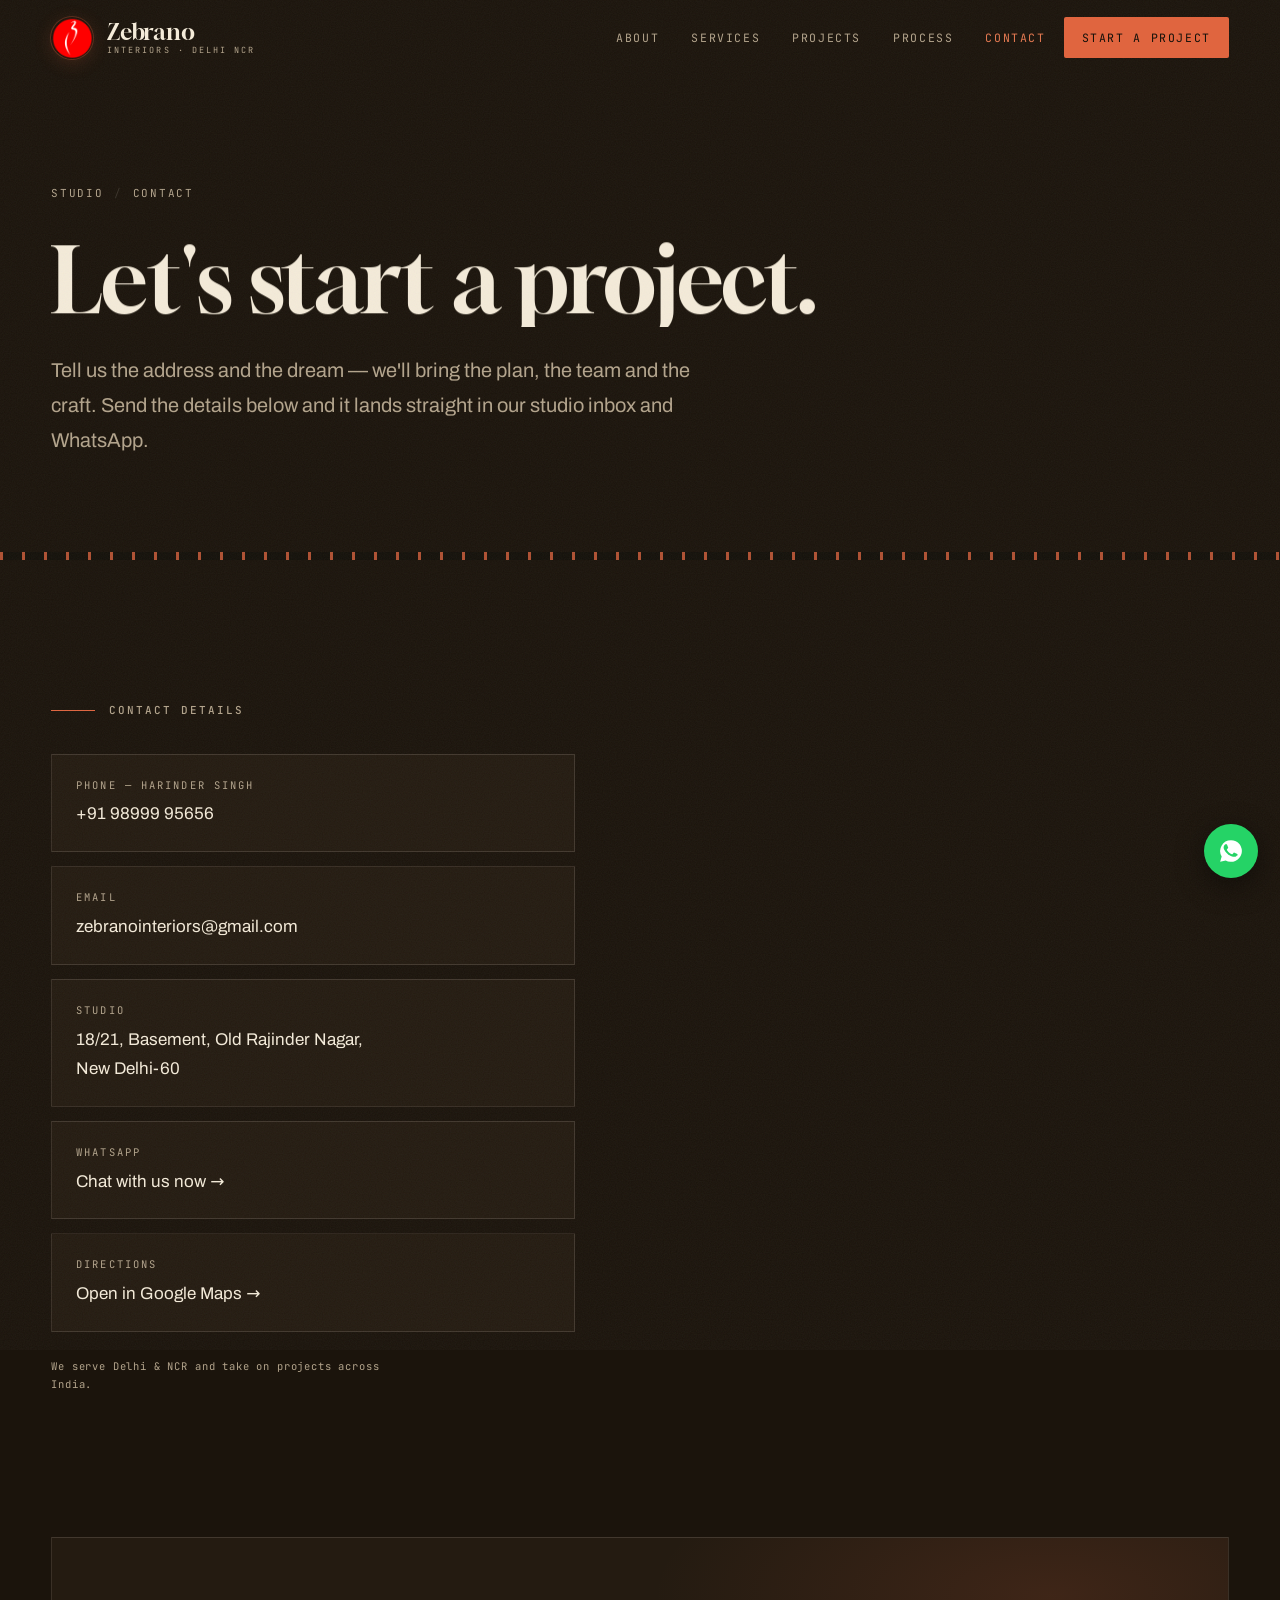
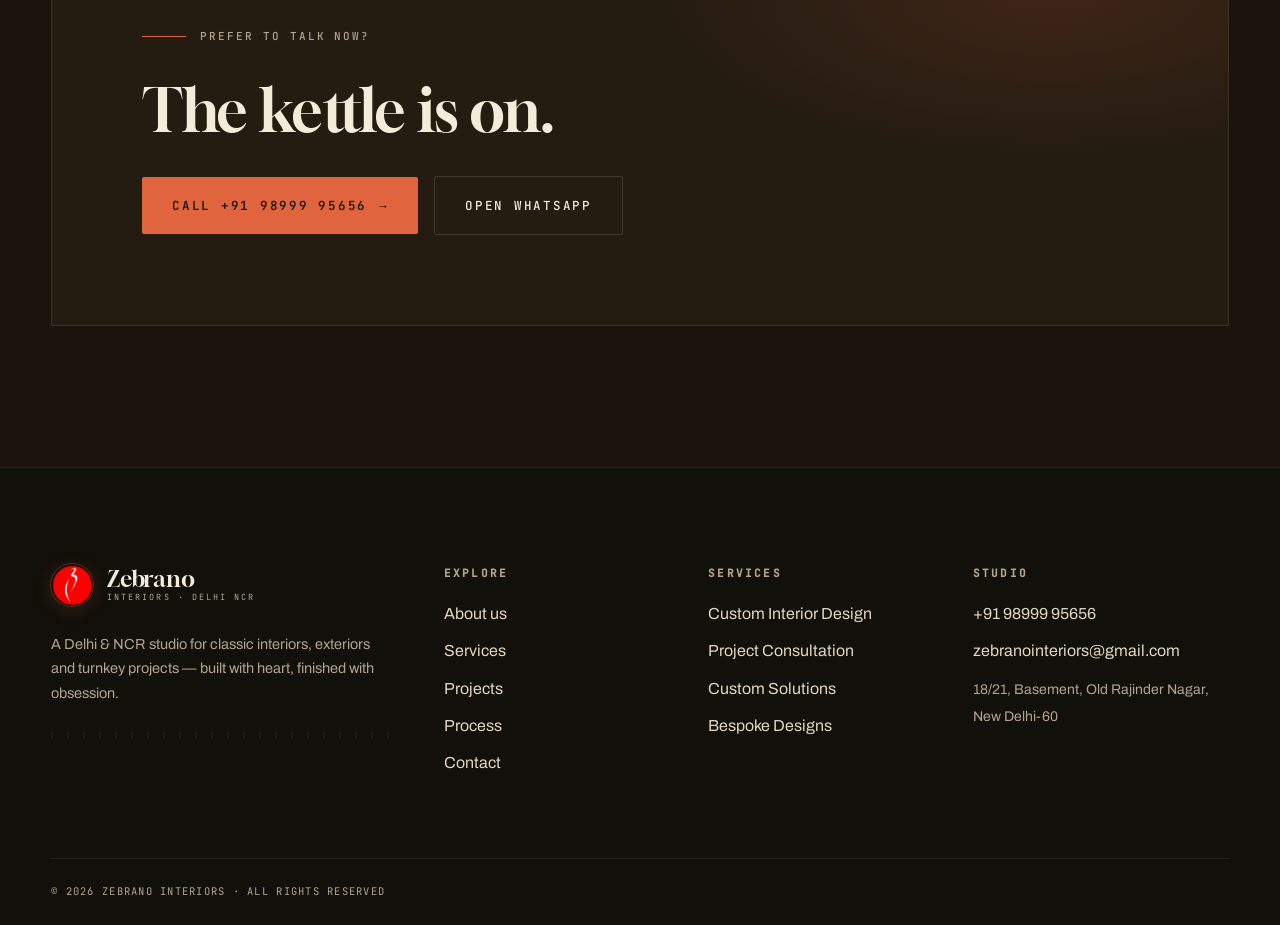
<file: contact.html>
<!DOCTYPE html>
<html lang="en">
<head>
<meta charset="UTF-8">
<meta name="viewport" content="width=device-width, initial-scale=1">
<title>Contact — Zebrano Interiors · Old Rajinder Nagar, New Delhi</title>
<meta name="description" content="Start your project with Zebrano Interiors — call +91 9899995656, WhatsApp us, or visit the studio at 18/21 Basement, Old Rajinder Nagar, New Delhi-60.">
<meta name="theme-color" content="#1b140c">
<link rel="icon" href="assets/img/zebrano-mark.png" type="image/png">
<link rel="canonical" href="https://zebranointeriors.com/contact-us/">
<meta property="og:type" content="website">
<meta property="og:title" content="Contact Zebrano Interiors">
<meta property="og:description" content="Book a consultation — call, WhatsApp or visit the studio.">
<meta property="og:image" content="assets/img/2024-02-View-1-1.jpg">
<meta name="twitter:card" content="summary_large_image">
<link rel="stylesheet" href="assets/css/fonts.css">
<link rel="stylesheet" href="assets/css/tokens.css">
<link rel="stylesheet" href="assets/css/main.css">
<script type="application/ld+json">
{
  "@context": "https://schema.org",
  "@type": "LocalBusiness",
  "name": "Zebrano Interiors",
  "description": "Interior and exterior design studio alongside turnkey projects in Delhi & NCR.",
  "telephone": "+91-9899995656",
  "email": "zebranointeriors@gmail.com",
  "address": {
    "@type": "PostalAddress",
    "streetAddress": "18/21, Basement, Old Rajinder Nagar",
    "addressLocality": "New Delhi",
    "addressRegion": "Delhi",
    "postalCode": "110060",
    "addressCountry": "IN"
  }
}
</script>
</head>
<body>
<a class="skip-link" href="#main">Skip to content</a>

<div id="preloader" aria-hidden="true">
  <img class="pre-mark" src="assets/img/zebrano-mark.png" alt="" width="60" height="60">
  <div class="pre-word"><i>Z</i><i>E</i><i>B</i><i>R</i><i>A</i><i>N</i><i>O</i></div>
  <div class="pre-strip"></div>
</div>
<div id="curtain" aria-hidden="true"><div class="curtain-stripe zebra-edge-solid"></div></div>
<div class="grain" aria-hidden="true"></div>
<div id="cursor-dot" aria-hidden="true"></div>
<div id="cursor-ring" aria-hidden="true"></div>

<header class="header">
  <div class="wrap header-inner">
    <a class="wordmark" href="index.html" aria-label="Zebrano Interiors — home">
  <img class="mark" src="assets/img/zebrano-mark.png" alt="" width="42" height="42">
  <span class="wm-text">Zebrano<span class="sub">Interiors · Delhi NCR</span></span>
    </a>
    <nav class="nav" aria-label="Primary">
      <a href="about.html">About</a>
      <a href="services.html">Services</a>
      <a href="projects.html">Projects</a>
      <a href="process.html">Process</a>
      <a href="contact.html" aria-current="page">Contact</a>
      <a class="cta" href="contact.html">Start a project</a>
    </nav>
    <button class="nav-toggle" aria-expanded="false" aria-controls="menu" aria-label="Open menu">
      <span></span><span></span><span></span>
    </button>
  </div>
</header>

<div class="menu" id="menu">
  <button class="menu-close" type="button" data-menu-close aria-label="Close menu">✕</button>
  <nav aria-label="Mobile">
    <a href="index.html"><small>01</small>Studio</a>
    <a href="about.html"><small>02</small>About</a>
    <a href="services.html"><small>03</small>Services</a>
    <a href="projects.html"><small>04</small>Projects</a>
    <a href="process.html"><small>05</small>Process</a>
    <a href="contact.html" aria-current="page"><small>06</small>Contact</a>
  </nav>
  <div class="menu-cta">
    <a class="btn btn--primary" href="contact.html">Start a project <span class="arr">→</span></a>
    <p class="menu-phone mono">WhatsApp-first · <a href="tel:+919899995656">+91 98999 95656</a></p>
  </div>
  <div class="menu-meta mono">
    <span>+91 9899995656</span>
    <span>zebranointeriors@gmail.com</span>
    <span>Old Rajinder Nagar, New Delhi-60</span>
  </div>
</div>

<main id="main">
  <section class="page-hero">
    <div class="wrap">
      <nav class="crumbs" aria-label="Breadcrumb"><a href="index.html">Studio</a><i>/</i><span aria-current="page">Contact</span></nav>
      <h1 class="display h-display" data-split>Let's start a project.</h1>
      <p class="lede muted-big" data-reveal data-delay="1">Tell us the address and the dream — we'll bring the plan, the
        team and the craft. Send the details below and it lands straight in our studio inbox and WhatsApp.</p>
    </div>
  </section>

  <section class="section spine">
    <div class="wrap">
      <div class="contact-grid">
        <div>
          <p class="kicker mono">Contact details</p>
          <div class="contact-cards">
            <div class="c-card" data-reveal>
              <span class="k">Phone — Harinder Singh</span>
              <span class="v"><a href="tel:+919899995656">+91 98999 95656</a></span>
            </div>
            <div class="c-card" data-reveal data-delay="1">
              <span class="k">Email</span>
              <span class="v"><a href="mailto:zebranointeriors@gmail.com">zebranointeriors@gmail.com</a></span>
            </div>
            <div class="c-card" data-reveal data-delay="2">
              <span class="k">Studio</span>
              <span class="v">18/21, Basement, Old Rajinder Nagar,<br>New Delhi-60</span>
            </div>
            <div class="c-card" data-reveal data-delay="3">
              <span class="k">WhatsApp</span>
              <span class="v"><a href="https://wa.me/919899995656" target="_blank" rel="noopener">Chat with us now →</a></span>
            </div>
            <div class="c-card" data-reveal data-delay="3">
              <span class="k">Directions</span>
              <span class="v"><a href="https://www.google.com/maps/dir/?api=1&destination=Old+Rajinder+Nagar,+New+Delhi" target="_blank" rel="noopener">Open in Google Maps →</a></span>
            </div>
          </div>
          <p style="margin-top:26px" class="form-note" data-reveal>We serve Delhi &amp; NCR and take on projects across India.</p>
        </div>

        <div class="form-card" data-reveal="clip">
          <p class="kicker mono" style="margin-bottom:10px">Project brief</p>
          <h2 class="display h-small">Tell us about your home.</h2>
          <form id="contact-form" novalidate>
            <div class="form-grid">
              <div class="field">
                <label for="f-name">Name *</label>
                <input id="f-name" name="name" type="text" autocomplete="name" placeholder="Your name" required>
                <span class="err">Please tell us your name.</span>
              </div>
              <div class="field">
                <label for="f-phone">Phone *</label>
                <input id="f-phone" name="phone" type="tel" autocomplete="tel" placeholder="+91 …" required>
                <span class="err">A valid phone number (8–15 digits) is required.</span>
              </div>
              <div class="field full">
                <label for="f-email">Email</label>
                <input id="f-email" name="email" type="email" autocomplete="email" placeholder="you@example.com">
                <span class="err">Please enter a valid email address.</span>
              </div>
              <div class="field full">
                <label for="f-msg">About your project *</label>
                <textarea id="f-msg" name="message" placeholder="The address, the rooms, the dream — as much as you like." required></textarea>
                <span class="err">A sentence or two helps us prepare.</span>
              </div>
            </div>
            <div class="form-actions">
              <button class="btn btn--primary" type="button" id="wa-submit">Send via WhatsApp <span class="arr">→</span></button>
              <button class="btn btn--ghost" type="button" id="mail-submit">Send via email</button>
            </div>
            <p class="form-note" style="margin-top:18px">No account, no sign-up — the message opens in your WhatsApp or mail app, addressed to the studio.</p>
          </form>
        </div>
      </div>
    </div>
  </section>

  <section class="section" style="padding-top:0">
    <div class="wrap">
      <div class="cta-panel" data-reveal>
        <div class="wrap-in">
          <p class="kicker mono">Prefer to talk now?</p>
          <h2 class="display h-section">The kettle is on.</h2>
          <div class="hero-ctas">
            <a class="btn btn--primary" href="tel:+919899995656">Call +91 98999 95656 <span class="arr">→</span></a>
            <a class="btn btn--ghost" href="https://wa.me/919899995656" target="_blank" rel="noopener">Open WhatsApp</a>
          </div>
        </div>
      </div>
    </div>
  </section>
</main>

<footer class="footer">
  <div class="wrap">
    <div class="footer-grid">
      <div>
        <a class="wordmark" href="index.html">
  <img class="mark" src="assets/img/zebrano-mark.png" alt="" width="42" height="42">
  <span class="wm-text">Zebrano<span class="sub">Interiors · Delhi NCR</span></span>
        </a>
        <p class="about-line" style="margin-top:18px">A Delhi &amp; NCR studio for classic interiors, exteriors and turnkey projects — built with heart, finished with obsession.</p>
        <div class="grain-mark zebra-edge"></div>
      </div>
      <nav aria-label="Footer — explore">
        <h4>Explore</h4>
        <ul>
          <li><a href="about.html">About us</a></li>
          <li><a href="services.html">Services</a></li>
          <li><a href="projects.html">Projects</a></li>
          <li><a href="process.html">Process</a></li>
          <li><a href="contact.html">Contact</a></li>
        </ul>
      </nav>
      <nav aria-label="Footer — services">
        <h4>Services</h4>
        <ul>
          <li><a href="services.html">Custom Interior Design</a></li>
          <li><a href="services.html">Project Consultation</a></li>
          <li><a href="services.html">Custom Solutions</a></li>
          <li><a href="services.html">Bespoke Designs</a></li>
        </ul>
      </nav>
      <div>
        <h4>Studio</h4>
        <ul>
          <li><a href="tel:+919899995656">+91 98999 95656</a></li>
          <li><a href="mailto:zebranointeriors@gmail.com">zebranointeriors@gmail.com</a></li>
          <li><span class="stone" style="font-size:14px">18/21, Basement, Old Rajinder Nagar, New Delhi-60</span></li>
        </ul>
      </div>
    </div>
    <div class="footer-base">
      <span>© <span id="year">2025</span> Zebrano Interiors · All rights reserved</span>
      
    </div>
  </div>
</footer>

<a class="wa-float" href="https://wa.me/919899995656" target="_blank" rel="noopener" aria-label="Chat with Zebrano Interiors on WhatsApp">
  <svg width="26" height="26" viewBox="0 0 24 24" fill="currentColor" aria-hidden="true">
    <path d="M12 2a10 10 0 0 0-8.6 15.1L2 22l5.1-1.3A10 10 0 1 0 12 2zm5.4 14.1c-.2.6-1.3 1.2-1.9 1.3-.5 0-1.1.2-3.7-.8-3.2-1.3-5.2-4.4-5.3-4.6-.2-.2-1.3-1.7-1.3-3.2s.8-2.3 1.1-2.6c.3-.3.6-.4.8-.4h.6c.2 0 .5-.1.7.5l.9 2.3c.1.2.1.4 0 .6l-.4.6-.5.6c-.2.2-.3.4-.1.7.2.3.8 1.4 1.8 2.2 1.3 1.1 2.3 1.5 2.7 1.6.3.2.5.1.7-.1l1-1.2c.2-.3.4-.2.7-.1l2.2 1c.3.2.5.3.6.4.1.2.1.7-.2 1.4z"/>
  </svg>
</a>

<script src="assets/vendor/gsap.min.js"></script>
<script src="assets/vendor/ScrollTrigger.min.js"></script>
<script src="assets/vendor/lenis.min.js"></script>
<script src="assets/js/main.js"></script>
<script src="assets/js/motion.js"></script>
</body>
</html>
</file>
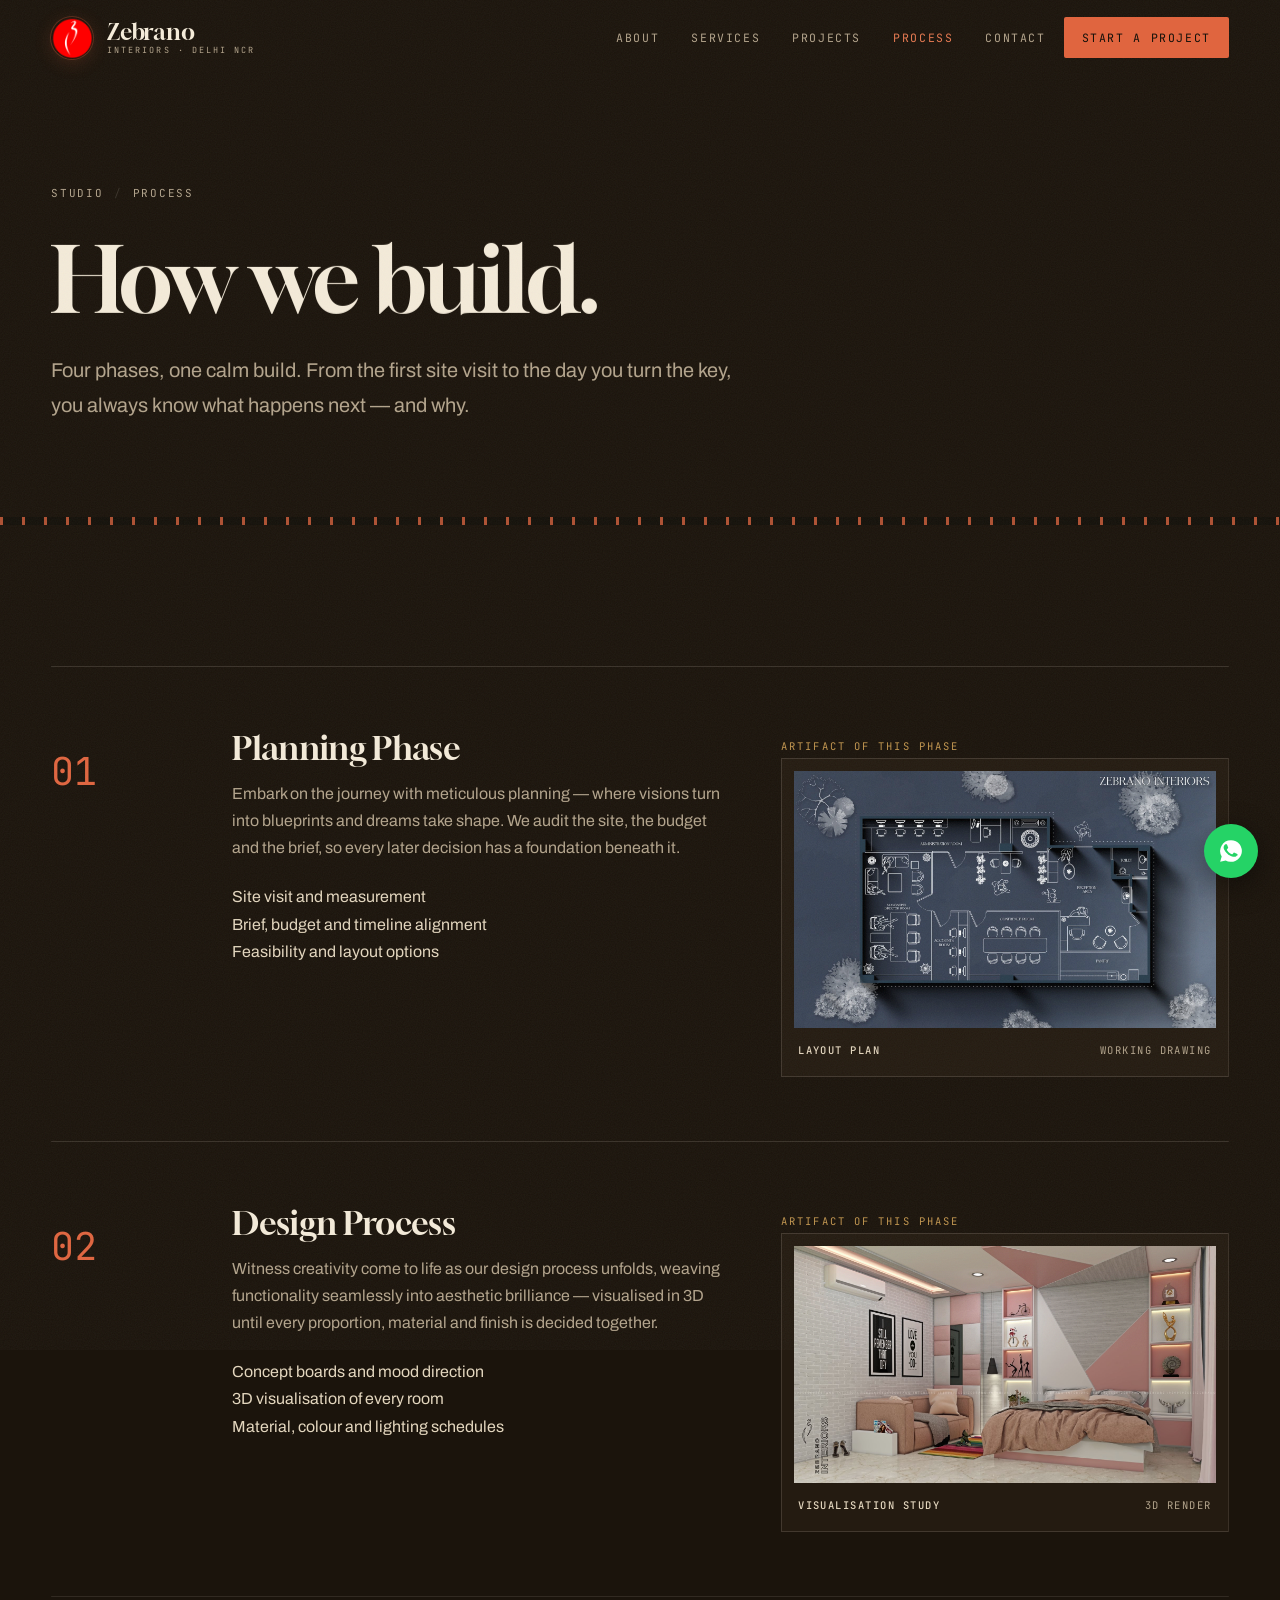
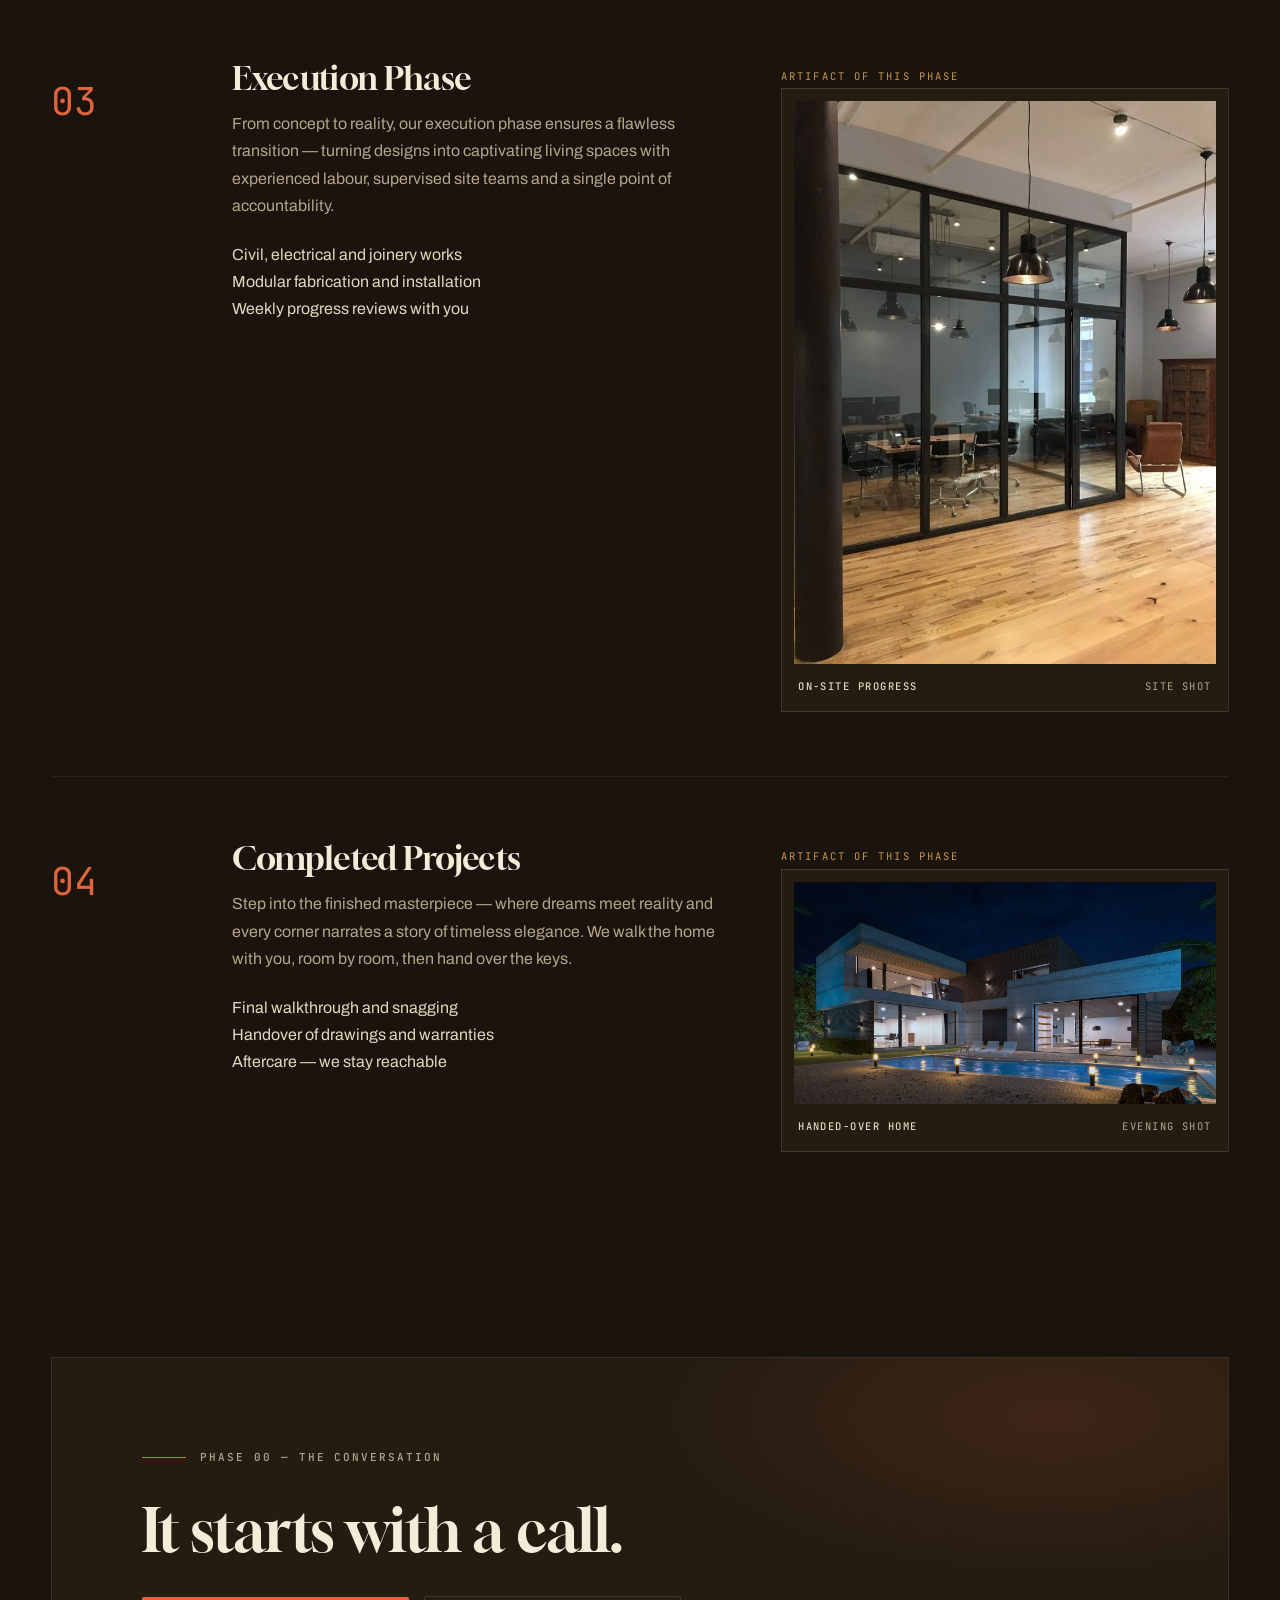
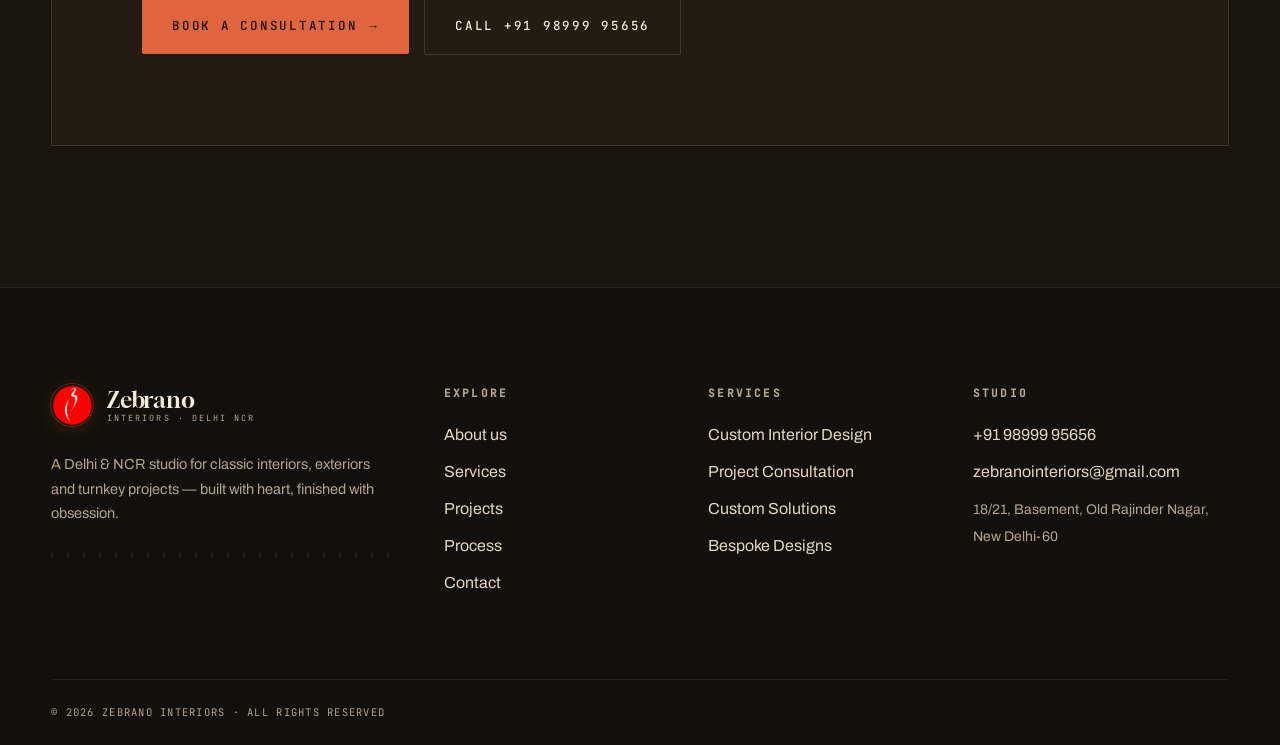
<file: process.html>
<!DOCTYPE html>
<html lang="en">
<head>
<meta charset="UTF-8">
<meta name="viewport" content="width=device-width, initial-scale=1">
<title>Process — Zebrano Interiors · How We Design and Build</title>
<meta name="description" content="The Zebrano Interiors process — planning, design, execution and handover. How a vision becomes blueprints and then a home you never want to leave.">
<meta name="theme-color" content="#1b140c">
<link rel="icon" href="assets/img/zebrano-mark.png" type="image/png">
<link rel="canonical" href="https://zebranointeriors.com/process/">
<meta property="og:type" content="website">
<meta property="og:title" content="Process — Zebrano Interiors">
<meta property="og:description" content="Planning, design, execution, handover — the four phases of a Zebrano build.">
<meta property="og:image" content="assets/img/2024-02-Layout-Plan-Final.jpg">
<meta name="twitter:card" content="summary_large_image">
<link rel="stylesheet" href="assets/css/fonts.css">
<link rel="stylesheet" href="assets/css/tokens.css">
<link rel="stylesheet" href="assets/css/main.css">
</head>
<body>
<a class="skip-link" href="#main">Skip to content</a>

<div id="preloader" aria-hidden="true">
  <img class="pre-mark" src="assets/img/zebrano-mark.png" alt="" width="60" height="60">
  <div class="pre-word"><i>Z</i><i>E</i><i>B</i><i>R</i><i>A</i><i>N</i><i>O</i></div>
  <div class="pre-strip"></div>
</div>
<div id="curtain" aria-hidden="true"><div class="curtain-stripe zebra-edge-solid"></div></div>
<div class="grain" aria-hidden="true"></div>
<div id="cursor-dot" aria-hidden="true"></div>
<div id="cursor-ring" aria-hidden="true"></div>

<header class="header">
  <div class="wrap header-inner">
    <a class="wordmark" href="index.html" aria-label="Zebrano Interiors — home">
  <img class="mark" src="assets/img/zebrano-mark.png" alt="" width="42" height="42">
  <span class="wm-text">Zebrano<span class="sub">Interiors · Delhi NCR</span></span>
    </a>
    <nav class="nav" aria-label="Primary">
      <a href="about.html">About</a>
      <a href="services.html">Services</a>
      <a href="projects.html">Projects</a>
      <a href="process.html" aria-current="page">Process</a>
      <a href="contact.html">Contact</a>
      <a class="cta" href="contact.html">Start a project</a>
    </nav>
    <button class="nav-toggle" aria-expanded="false" aria-controls="menu" aria-label="Open menu">
      <span></span><span></span><span></span>
    </button>
  </div>
</header>

<div class="menu" id="menu">
  <button class="menu-close" type="button" data-menu-close aria-label="Close menu">✕</button>
  <nav aria-label="Mobile">
    <a href="index.html"><small>01</small>Studio</a>
    <a href="about.html"><small>02</small>About</a>
    <a href="services.html"><small>03</small>Services</a>
    <a href="projects.html"><small>04</small>Projects</a>
    <a href="process.html" aria-current="page"><small>05</small>Process</a>
    <a href="contact.html"><small>06</small>Contact</a>
  </nav>
  <div class="menu-cta">
    <a class="btn btn--primary" href="contact.html">Start a project <span class="arr">→</span></a>
    <p class="menu-phone mono">WhatsApp-first · <a href="tel:+919899995656">+91 98999 95656</a></p>
  </div>
  <div class="menu-meta mono">
    <span>+91 9899995656</span>
    <span>zebranointeriors@gmail.com</span>
    <span>Old Rajinder Nagar, New Delhi-60</span>
  </div>
</div>

<main id="main">
  <section class="page-hero">
    <div class="wrap">
      <nav class="crumbs" aria-label="Breadcrumb"><a href="index.html">Studio</a><i>/</i><span aria-current="page">Process</span></nav>
      <h1 class="display h-display" data-split>How we build.</h1>
      <p class="lede muted-big" data-reveal data-delay="1">Four phases, one calm build. From the first site visit to the
        day you turn the key, you always know what happens next — and why.</p>
    </div>
  </section>

  <section class="section spine">
    <div class="wrap">
      <div class="step" data-reveal>
        <span class="s-idx">01</span>
        <div class="s-body">
          <h2 class="display h-small">Planning Phase</h2>
          <p>Embark on the journey with meticulous planning — where visions turn into blueprints and dreams take shape.
            We audit the site, the budget and the brief, so every later decision has a foundation beneath it.</p>
          <ul class="scope" style="margin-top:22px">
            <li>Site visit and measurement</li>
            <li>Brief, budget and timeline alignment</li>
            <li>Feasibility and layout options</li>
          </ul>
        </div>
        <div class="s-side">
          <span class="tag">Artifact of this phase</span>
          <figure class="plate">
            <div class="plate-img"><img src="assets/img/2024-02-Layout-Plan-Final.jpg" alt="Final layout plan drawing" width="1600" height="974" loading="lazy"></div>
            <figcaption class="plate-cap"><b>Layout plan</b><span>Working drawing</span></figcaption>
          </figure>
        </div>
      </div>

      <div class="step" data-reveal>
        <span class="s-idx">02</span>
        <div class="s-body">
          <h2 class="display h-small">Design Process</h2>
          <p>Witness creativity come to life as our design process unfolds, weaving functionality seamlessly into
            aesthetic brilliance — visualised in 3D until every proportion, material and finish is decided together.</p>
          <ul class="scope" style="margin-top:22px">
            <li>Concept boards and mood direction</li>
            <li>3D visualisation of every room</li>
            <li>Material, colour and lighting schedules</li>
          </ul>
        </div>
        <div class="s-side">
          <span class="tag">Artifact of this phase</span>
          <figure class="plate">
            <div class="plate-img"><img src="assets/img/2024-02-Change-1.jpg" alt="3D visualisation study by Zebrano" width="1600" height="901" loading="lazy"></div>
            <figcaption class="plate-cap"><b>Visualisation study</b><span>3D render</span></figcaption>
          </figure>
        </div>
      </div>

      <div class="step" data-reveal>
        <span class="s-idx">03</span>
        <div class="s-body">
          <h2 class="display h-small">Execution Phase</h2>
          <p>From concept to reality, our execution phase ensures a flawless transition — turning designs into
            captivating living spaces with experienced labour, supervised site teams and a single point of accountability.</p>
          <ul class="scope" style="margin-top:22px">
            <li>Civil, electrical and joinery works</li>
            <li>Modular fabrication and installation</li>
            <li>Weekly progress reviews with you</li>
          </ul>
        </div>
        <div class="s-side">
          <span class="tag">Artifact of this phase</span>
          <figure class="plate">
            <div class="plate-img"><img src="assets/img/2024-02-Image-70.jpg" alt="Execution stage interior by Zebrano" width="736" height="981" loading="lazy"></div>
            <figcaption class="plate-cap"><b>On-site progress</b><span>Site shot</span></figcaption>
          </figure>
        </div>
      </div>

      <div class="step" data-reveal>
        <span class="s-idx">04</span>
        <div class="s-body">
          <h2 class="display h-small">Completed Projects</h2>
          <p>Step into the finished masterpiece — where dreams meet reality and every corner narrates a story of
            timeless elegance. We walk the home with you, room by room, then hand over the keys.</p>
          <ul class="scope" style="margin-top:22px">
            <li>Final walkthrough and snagging</li>
            <li>Handover of drawings and warranties</li>
            <li>Aftercare — we stay reachable</li>
          </ul>
        </div>
        <div class="s-side">
          <span class="tag">Artifact of this phase</span>
          <figure class="plate">
            <div class="plate-img"><img src="assets/img/2024-02-Night.jpg" alt="Completed living suite in the evening" width="1600" height="842" loading="lazy"></div>
            <figcaption class="plate-cap"><b>Handed-over home</b><span>Evening shot</span></figcaption>
          </figure>
        </div>
      </div>
    </div>
  </section>

  <section class="section" style="padding-top:0">
    <div class="wrap">
      <div class="cta-panel" data-reveal>
        <div class="wrap-in">
          <p class="kicker mono">Phase 00 — the conversation</p>
          <h2 class="display h-section">It starts with a call.</h2>
          <div class="hero-ctas">
            <a class="btn btn--primary" href="contact.html">Book a consultation <span class="arr">→</span></a>
            <a class="btn btn--ghost" href="tel:+919899995656">Call +91 98999 95656</a>
          </div>
        </div>
      </div>
    </div>
  </section>
</main>

<footer class="footer">
  <div class="wrap">
    <div class="footer-grid">
      <div>
        <a class="wordmark" href="index.html">
  <img class="mark" src="assets/img/zebrano-mark.png" alt="" width="42" height="42">
  <span class="wm-text">Zebrano<span class="sub">Interiors · Delhi NCR</span></span>
        </a>
        <p class="about-line" style="margin-top:18px">A Delhi &amp; NCR studio for classic interiors, exteriors and turnkey projects — built with heart, finished with obsession.</p>
        <div class="grain-mark zebra-edge"></div>
      </div>
      <nav aria-label="Footer — explore">
        <h4>Explore</h4>
        <ul>
          <li><a href="about.html">About us</a></li>
          <li><a href="services.html">Services</a></li>
          <li><a href="projects.html">Projects</a></li>
          <li><a href="process.html">Process</a></li>
          <li><a href="contact.html">Contact</a></li>
        </ul>
      </nav>
      <nav aria-label="Footer — services">
        <h4>Services</h4>
        <ul>
          <li><a href="services.html">Custom Interior Design</a></li>
          <li><a href="services.html">Project Consultation</a></li>
          <li><a href="services.html">Custom Solutions</a></li>
          <li><a href="services.html">Bespoke Designs</a></li>
        </ul>
      </nav>
      <div>
        <h4>Studio</h4>
        <ul>
          <li><a href="tel:+919899995656">+91 98999 95656</a></li>
          <li><a href="mailto:zebranointeriors@gmail.com">zebranointeriors@gmail.com</a></li>
          <li><span class="stone" style="font-size:14px">18/21, Basement, Old Rajinder Nagar, New Delhi-60</span></li>
        </ul>
      </div>
    </div>
    <div class="footer-base">
      <span>© <span id="year">2025</span> Zebrano Interiors · All rights reserved</span>
      
    </div>
  </div>
</footer>

<a class="wa-float" href="https://wa.me/919899995656" target="_blank" rel="noopener" aria-label="Chat with Zebrano Interiors on WhatsApp">
  <svg width="26" height="26" viewBox="0 0 24 24" fill="currentColor" aria-hidden="true">
    <path d="M12 2a10 10 0 0 0-8.6 15.1L2 22l5.1-1.3A10 10 0 1 0 12 2zm5.4 14.1c-.2.6-1.3 1.2-1.9 1.3-.5 0-1.1.2-3.7-.8-3.2-1.3-5.2-4.4-5.3-4.6-.2-.2-1.3-1.7-1.3-3.2s.8-2.3 1.1-2.6c.3-.3.6-.4.8-.4h.6c.2 0 .5-.1.7.5l.9 2.3c.1.2.1.4 0 .6l-.4.6-.5.6c-.2.2-.3.4-.1.7.2.3.8 1.4 1.8 2.2 1.3 1.1 2.3 1.5 2.7 1.6.3.2.5.1.7-.1l1-1.2c.2-.3.4-.2.7-.1l2.2 1c.3.2.5.3.6.4.1.2.1.7-.2 1.4z"/>
  </svg>
</a>

<script src="assets/vendor/gsap.min.js"></script>
<script src="assets/vendor/ScrollTrigger.min.js"></script>
<script src="assets/vendor/lenis.min.js"></script>
<script src="assets/js/main.js"></script>
<script src="assets/js/motion.js"></script>
</body>
</html>
</file>
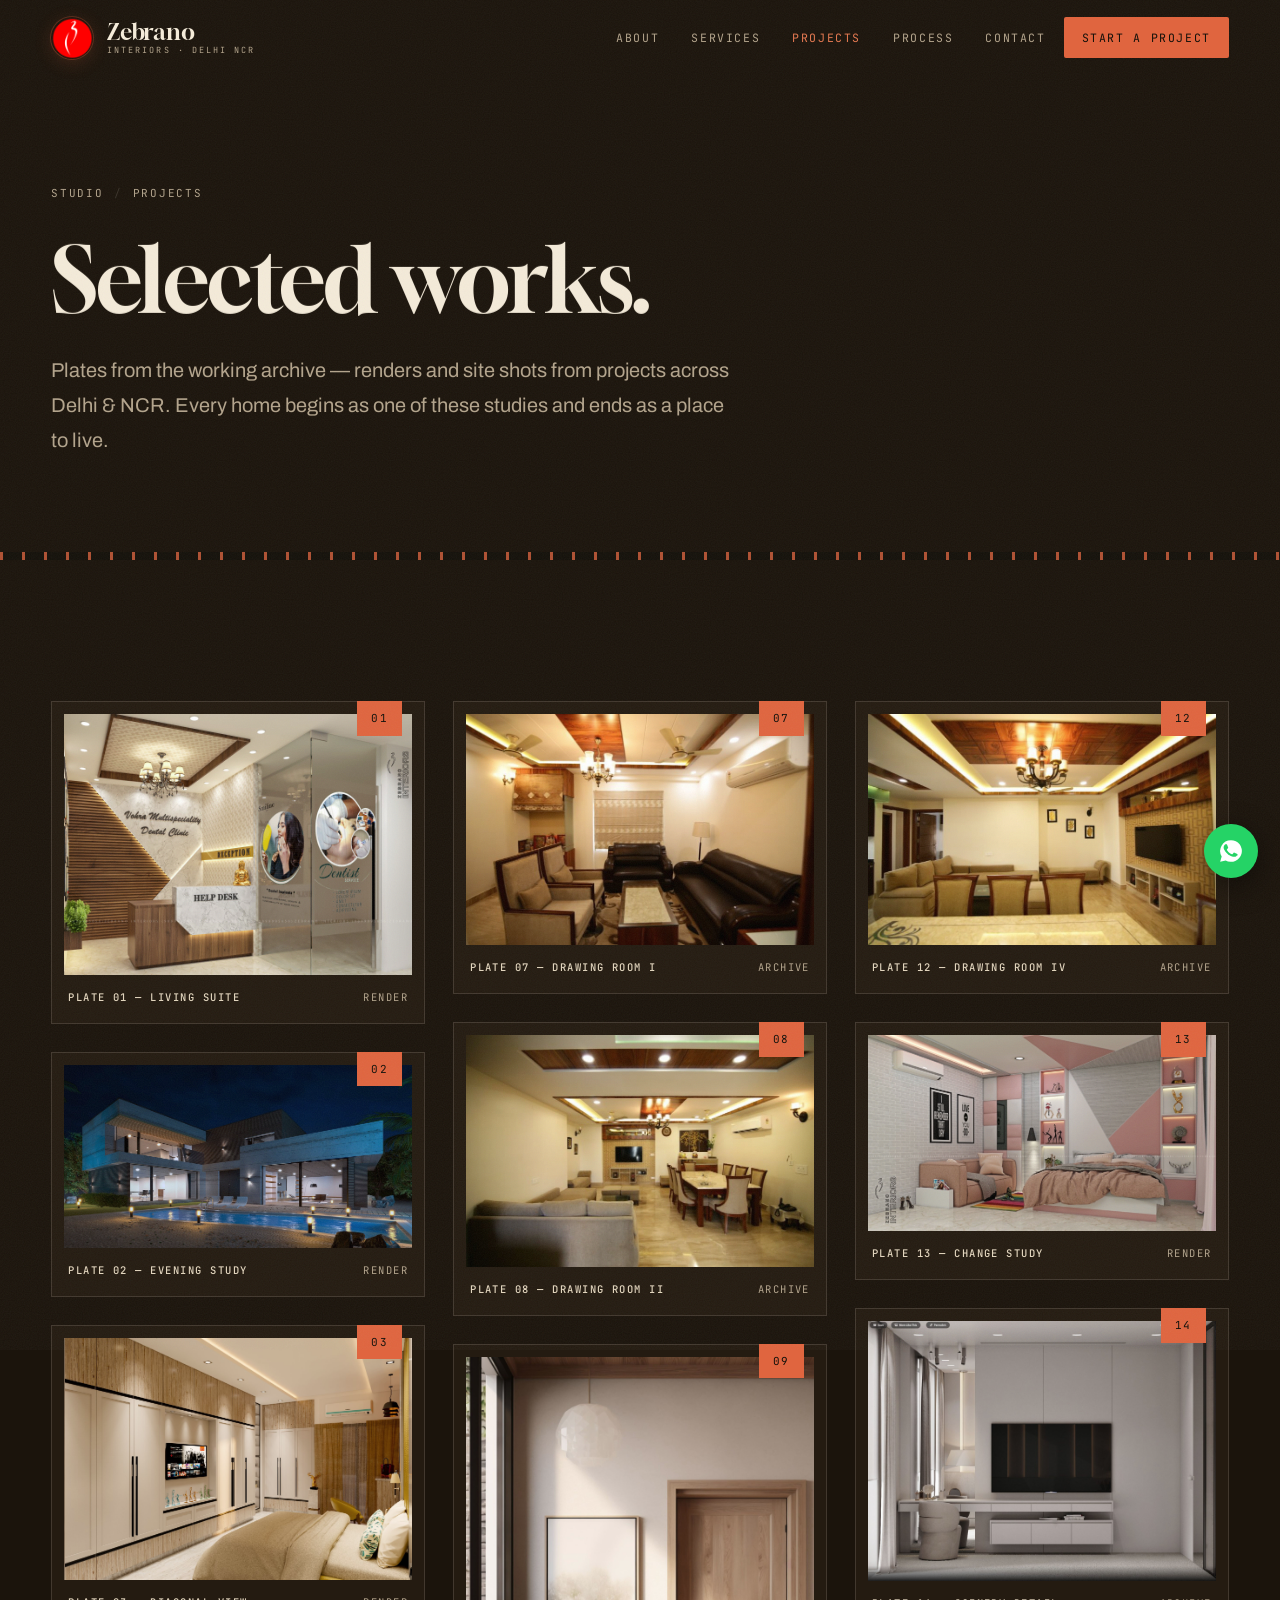
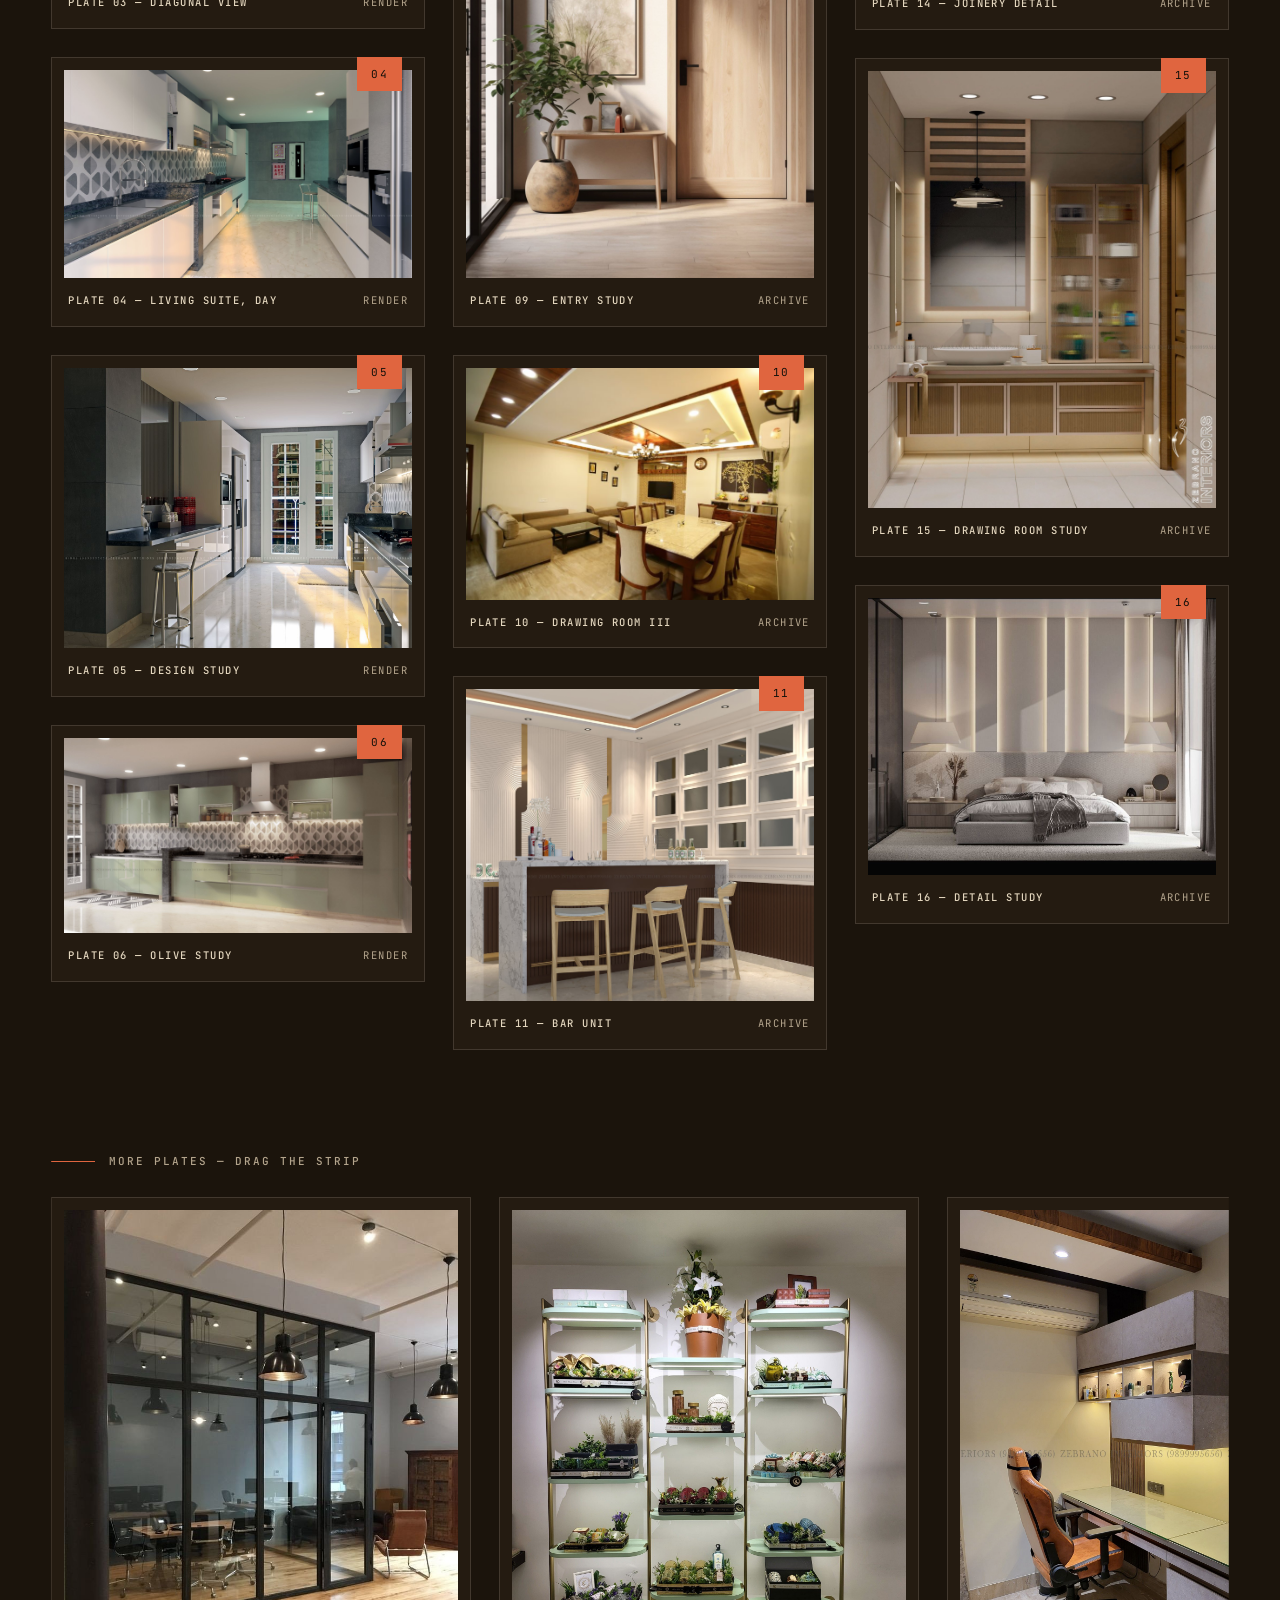
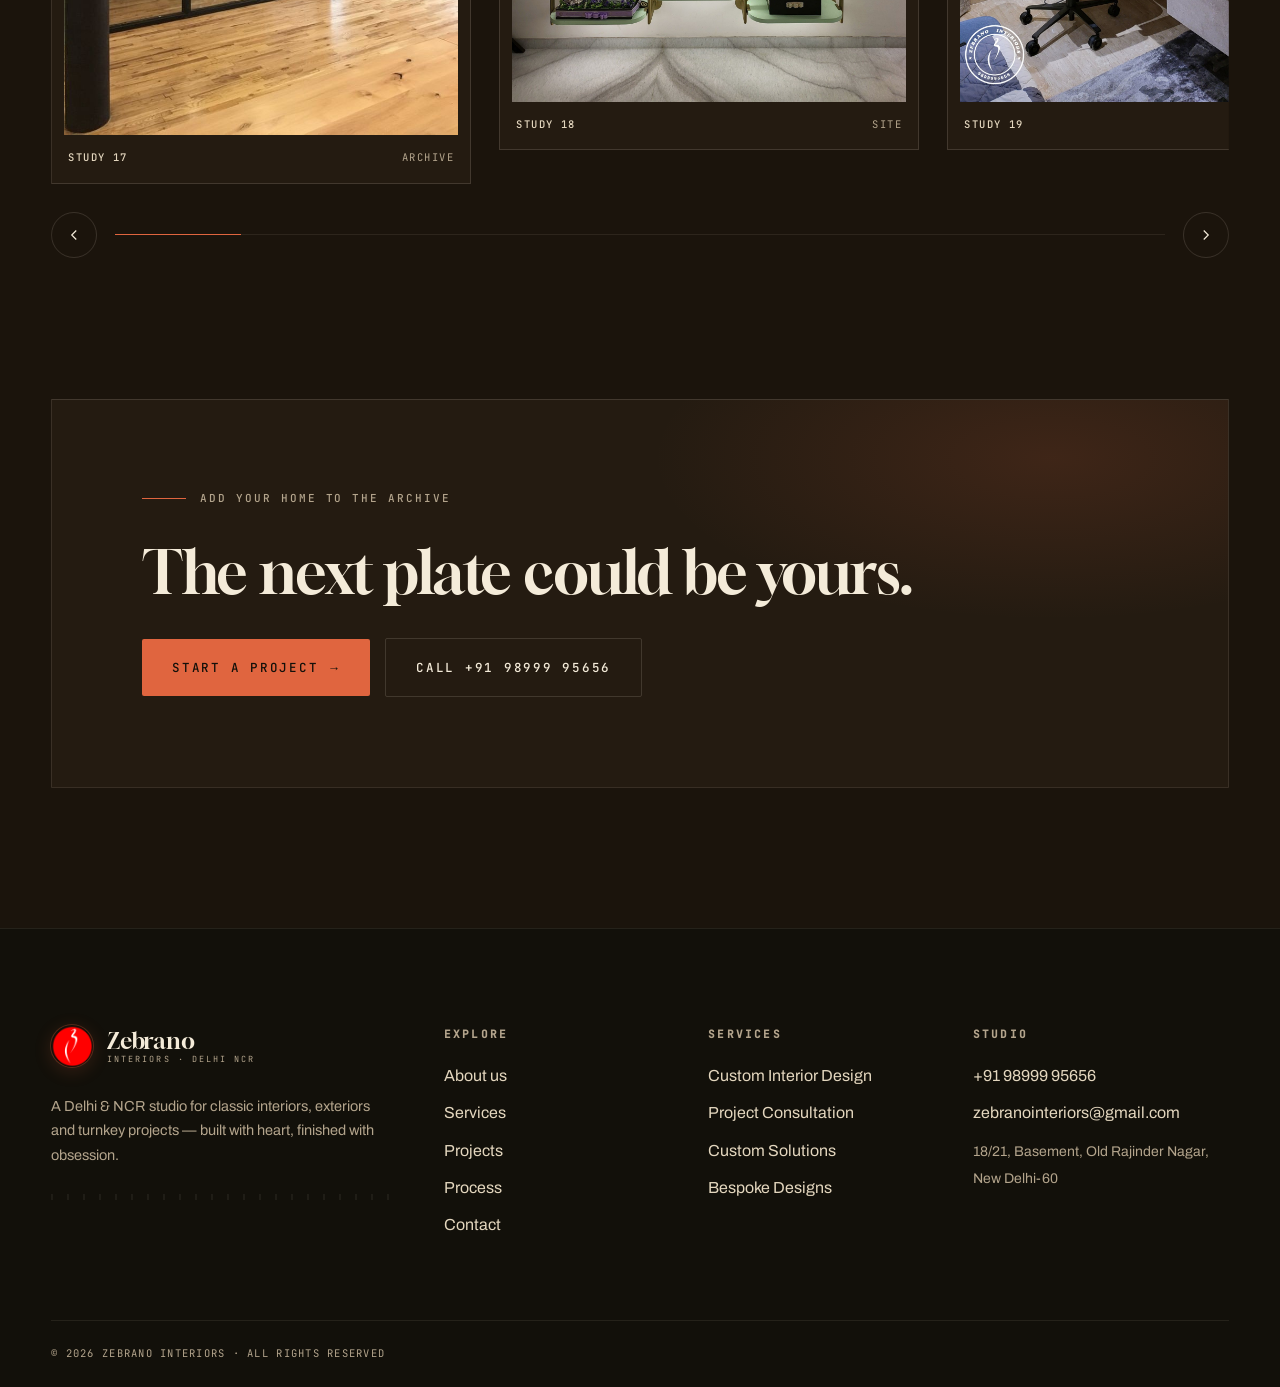
<file: projects.html>
<!DOCTYPE html>
<html lang="en">
<head>
<meta charset="UTF-8">
<meta name="viewport" content="width=device-width, initial-scale=1">
<title>Projects — Zebrano Interiors · Portfolio of Completed Homes</title>
<meta name="description" content="Selected works from the Zebrano Interiors archive — living rooms, drawing rooms, kitchens, bars and bespoke joinery across Delhi &amp; NCR.">
<meta name="theme-color" content="#1b140c">
<link rel="icon" href="assets/img/zebrano-mark.png" type="image/png">
<link rel="canonical" href="https://zebranointeriors.com/gallery/">
<meta property="og:type" content="website">
<meta property="og:title" content="Projects — Zebrano Interiors">
<meta property="og:description" content="Selected works — plates from the Zebrano archive.">
<meta property="og:image" content="assets/img/2024-02-View-3-Final.jpg">
<meta name="twitter:card" content="summary_large_image">
<link rel="stylesheet" href="assets/css/fonts.css">
<link rel="stylesheet" href="assets/css/tokens.css">
<link rel="stylesheet" href="assets/css/main.css">
</head>
<body>
<a class="skip-link" href="#main">Skip to content</a>

<div id="preloader" aria-hidden="true">
  <img class="pre-mark" src="assets/img/zebrano-mark.png" alt="" width="60" height="60">
  <div class="pre-word"><i>Z</i><i>E</i><i>B</i><i>R</i><i>A</i><i>N</i><i>O</i></div>
  <div class="pre-strip"></div>
</div>
<div id="curtain" aria-hidden="true"><div class="curtain-stripe zebra-edge-solid"></div></div>
<div class="grain" aria-hidden="true"></div>
<div id="cursor-dot" aria-hidden="true"></div>
<div id="cursor-ring" aria-hidden="true"></div>

<header class="header">
  <div class="wrap header-inner">
    <a class="wordmark" href="index.html" aria-label="Zebrano Interiors — home">
  <img class="mark" src="assets/img/zebrano-mark.png" alt="" width="42" height="42">
  <span class="wm-text">Zebrano<span class="sub">Interiors · Delhi NCR</span></span>
    </a>
    <nav class="nav" aria-label="Primary">
      <a href="about.html">About</a>
      <a href="services.html">Services</a>
      <a href="projects.html" aria-current="page">Projects</a>
      <a href="process.html">Process</a>
      <a href="contact.html">Contact</a>
      <a class="cta" href="contact.html">Start a project</a>
    </nav>
    <button class="nav-toggle" aria-expanded="false" aria-controls="menu" aria-label="Open menu">
      <span></span><span></span><span></span>
    </button>
  </div>
</header>

<div class="menu" id="menu">
  <button class="menu-close" type="button" data-menu-close aria-label="Close menu">✕</button>
  <nav aria-label="Mobile">
    <a href="index.html"><small>01</small>Studio</a>
    <a href="about.html"><small>02</small>About</a>
    <a href="services.html"><small>03</small>Services</a>
    <a href="projects.html" aria-current="page"><small>04</small>Projects</a>
    <a href="process.html"><small>05</small>Process</a>
    <a href="contact.html"><small>06</small>Contact</a>
  </nav>
  <div class="menu-cta">
    <a class="btn btn--primary" href="contact.html">Start a project <span class="arr">→</span></a>
    <p class="menu-phone mono">WhatsApp-first · <a href="tel:+919899995656">+91 98999 95656</a></p>
  </div>
  <div class="menu-meta mono">
    <span>+91 9899995656</span>
    <span>zebranointeriors@gmail.com</span>
    <span>Old Rajinder Nagar, New Delhi-60</span>
  </div>
</div>

<main id="main">
  <section class="page-hero">
    <div class="wrap">
      <nav class="crumbs" aria-label="Breadcrumb"><a href="index.html">Studio</a><i>/</i><span aria-current="page">Projects</span></nav>
      <h1 class="display h-display" data-split>Selected works.</h1>
      <p class="lede muted-big" data-reveal data-delay="1">Plates from the working archive — renders and site shots from
        projects across Delhi &amp; NCR. Every home begins as one of these studies and ends as a place to live.</p>
    </div>
  </section>

  <section class="section spine">
    <div class="wrap">
      <div class="wall">
        <figure class="plate">
          <div class="plate-img"><img src="assets/img/2024-02-View-3-Final.jpg" alt="Living suite designed by Zebrano Interiors" width="1600" height="1200" loading="lazy"></div>
          <figcaption class="plate-cap"><b>Plate 01 — Living suite</b><span>Render</span></figcaption>
          <span class="plate-idx">01</span>
        </figure>
        <figure class="plate">
          <div class="plate-img"><img src="assets/img/2024-02-Night.jpg" alt="Evening view of a designed living space" width="1600" height="842" loading="lazy"></div>
          <figcaption class="plate-cap"><b>Plate 02 — Evening study</b><span>Render</span></figcaption>
          <span class="plate-idx">02</span>
        </figure>
        <figure class="plate">
          <div class="plate-img"><img src="assets/img/2024-02-View-Diagonal.jpg" alt="Diagonal view of a designed interior" width="1600" height="1114" loading="lazy"></div>
          <figcaption class="plate-cap"><b>Plate 03 — Diagonal view</b><span>Render</span></figcaption>
          <span class="plate-idx">03</span>
        </figure>
        <figure class="plate">
          <div class="plate-img"><img src="assets/img/2024-02-View-4-Day-Scene.jpg" alt="Day scene of a living suite" width="1600" height="958" loading="lazy"></div>
          <figcaption class="plate-cap"><b>Plate 04 — Living suite, day</b><span>Render</span></figcaption>
          <span class="plate-idx">04</span>
        </figure>
        <figure class="plate">
          <div class="plate-img"><img src="assets/img/2024-02-View-1-Day-New.jpg" alt="Day-lit designed interior" width="1242" height="1000" loading="lazy"></div>
          <figcaption class="plate-cap"><b>Plate 05 — Design study</b><span>Render</span></figcaption>
          <span class="plate-idx">05</span>
        </figure>
        <figure class="plate">
          <div class="plate-img"><img src="assets/img/2024-02-Met-Olive-Final-1.jpg" alt="Olive-toned interior by Zebrano" width="1600" height="900" loading="lazy"></div>
          <figcaption class="plate-cap"><b>Plate 06 — Olive study</b><span>Render</span></figcaption>
          <span class="plate-idx">06</span>
        </figure>
        <figure class="plate">
          <div class="plate-img"><img src="assets/img/2022-04-Drawing-room-1-750x499-1.jpg" alt="Drawing room one by Zebrano" width="750" height="499" loading="lazy"></div>
          <figcaption class="plate-cap"><b>Plate 07 — Drawing room I</b><span>Archive</span></figcaption>
          <span class="plate-idx">07</span>
        </figure>
        <figure class="plate">
          <div class="plate-img"><img src="assets/img/2022-04-Drawing-room-2-750x499-1.jpg" alt="Drawing room two by Zebrano" width="750" height="499" loading="lazy"></div>
          <figcaption class="plate-cap"><b>Plate 08 — Drawing room II</b><span>Archive</span></figcaption>
          <span class="plate-idx">08</span>
        </figure>
        <figure class="plate">
          <div class="plate-img"><img src="assets/img/2024-02-modern-styled-small-entryway-1-scaled.jpg" alt="Modern styled entryway by Zebrano" width="1600" height="2400" loading="lazy"></div>
          <figcaption class="plate-cap"><b>Plate 09 — Entry study</b><span>Archive</span></figcaption>
          <span class="plate-idx">09</span>
        </figure>
        <figure class="plate">
          <div class="plate-img"><img src="assets/img/2022-04-Drawing-room-3-750x499-1.jpg" alt="Drawing room three by Zebrano" width="750" height="499" loading="lazy"></div>
          <figcaption class="plate-cap"><b>Plate 10 — Drawing room III</b><span>Archive</span></figcaption>
          <span class="plate-idx">10</span>
        </figure>
        <figure class="plate">
          <div class="plate-img"><img src="assets/img/2024-02-Bar-Unit-New.jpg" alt="Bespoke bar unit by Zebrano" width="1600" height="1433" loading="lazy"></div>
          <figcaption class="plate-cap"><b>Plate 11 — Bar unit</b><span>Archive</span></figcaption>
          <span class="plate-idx">11</span>
        </figure>
        <figure class="plate">
          <div class="plate-img"><img src="assets/img/2022-04-Drawing-room-4-750x499-1.jpg" alt="Drawing room four by Zebrano" width="750" height="499" loading="lazy"></div>
          <figcaption class="plate-cap"><b>Plate 12 — Drawing room IV</b><span>Archive</span></figcaption>
          <span class="plate-idx">12</span>
        </figure>
        <figure class="plate">
          <div class="plate-img"><img src="assets/img/2024-02-Change-1.jpg" alt="Interior change-over study by Zebrano" width="1600" height="901" loading="lazy"></div>
          <figcaption class="plate-cap"><b>Plate 13 — Change study</b><span>Render</span></figcaption>
          <span class="plate-idx">13</span>
        </figure>
        <figure class="plate">
          <div class="plate-img"><img src="assets/img/2022-04-Image-67-scaled.jpg" alt="Custom joinery detail by Zebrano" width="1600" height="1197" loading="lazy"></div>
          <figcaption class="plate-cap"><b>Plate 14 — Joinery detail</b><span>Archive</span></figcaption>
          <span class="plate-idx">14</span>
        </figure>
        <figure class="plate">
          <div class="plate-img"><img src="assets/img/2024-02-View-1-1.jpg" alt="Drawing room with warm wood tones" width="1600" height="2009" loading="lazy"></div>
          <figcaption class="plate-cap"><b>Plate 15 — Drawing room study</b><span>Archive</span></figcaption>
          <span class="plate-idx">15</span>
        </figure>
        <figure class="plate">
          <div class="plate-img"><img src="assets/img/2024-02-Image-66.jpg" alt="Interior detail by Zebrano" width="1047" height="834" loading="lazy"></div>
          <figcaption class="plate-cap"><b>Plate 16 — Detail study</b><span>Archive</span></figcaption>
          <span class="plate-idx">16</span>
        </figure>
      </div>

      <!-- rolling gallery -->
      <div class="roll" data-reveal>
        <p class="kicker mono" style="margin-bottom:26px">More plates — drag the strip</p>
        <div class="roll-track" tabindex="0" aria-label="Horizontal gallery of project images">
          <figure class="roll-slide"><div class="plate"><div class="plate-img"><img src="assets/img/2024-02-Image-70.jpg" alt="Interior by Zebrano" width="736" height="981" loading="lazy"></div><figcaption class="plate-cap"><b>Study 17</b><span>Archive</span></figcaption></div></figure>
          <figure class="roll-slide"><div class="plate"><div class="plate-img"><img src="assets/img/2024-02-20221115_122409.jpg" alt="Completed home interior by Zebrano" width="1500" height="1872" loading="lazy"></div><figcaption class="plate-cap"><b>Study 18</b><span>Site</span></figcaption></div></figure>
          <figure class="roll-slide"><div class="plate"><div class="plate-img"><img src="assets/img/2024-02-20230405_130923.jpg" alt="Designed room by Zebrano" width="1500" height="1872" loading="lazy"></div><figcaption class="plate-cap"><b>Study 19</b><span>Site</span></figcaption></div></figure>
          <figure class="roll-slide"><div class="plate"><div class="plate-img"><img src="assets/img/2024-02-IMG-20220720-WA0046-1.jpg" alt="Kitchen and dining area by Zebrano" width="1280" height="853" loading="lazy"></div><figcaption class="plate-cap"><b>Study 20</b><span>Site</span></figcaption></div></figure>
          <figure class="roll-slide"><div class="plate"><div class="plate-img"><img src="assets/img/2022-04-3-blog-single.jpg" alt="Designed interior scene by Zebrano" width="1600" height="900" loading="lazy"></div><figcaption class="plate-cap"><b>Study 21</b><span>Render</span></figcaption></div></figure>
          <figure class="roll-slide"><div class="plate"><div class="plate-img"><img src="assets/img/2021-12-4-1.jpg" alt="Wide interior view by Zebrano" width="1600" height="900" loading="lazy"></div><figcaption class="plate-cap"><b>Study 22</b><span>Render</span></figcaption></div></figure>
        </div>
        <div class="roll-ui">
          <button class="roll-btn" data-roll-prev aria-label="Scroll gallery left"><svg width="18" height="18" viewBox="0 0 24 24" fill="none" stroke="currentColor" stroke-width="1.6"><path d="M15 18l-6-6 6-6"/></svg></button>
          <div class="roll-progress" aria-hidden="true"><i></i></div>
          <button class="roll-btn" data-roll-next aria-label="Scroll gallery right"><svg width="18" height="18" viewBox="0 0 24 24" fill="none" stroke="currentColor" stroke-width="1.6"><path d="M9 6l6 6-6 6"/></svg></button>
        </div>
      </div>
    </div>
  </section>

  <section class="section" style="padding-top:0">
    <div class="wrap">
      <div class="cta-panel" data-reveal>
        <div class="wrap-in">
          <p class="kicker mono">Add your home to the archive</p>
          <h2 class="display h-section">The next plate could be yours.</h2>
          <div class="hero-ctas">
            <a class="btn btn--primary" href="contact.html">Start a project <span class="arr">→</span></a>
            <a class="btn btn--ghost" href="tel:+919899995656">Call +91 98999 95656</a>
          </div>
        </div>
      </div>
    </div>
  </section>
</main>

<footer class="footer">
  <div class="wrap">
    <div class="footer-grid">
      <div>
        <a class="wordmark" href="index.html">
  <img class="mark" src="assets/img/zebrano-mark.png" alt="" width="42" height="42">
  <span class="wm-text">Zebrano<span class="sub">Interiors · Delhi NCR</span></span>
        </a>
        <p class="about-line" style="margin-top:18px">A Delhi &amp; NCR studio for classic interiors, exteriors and turnkey projects — built with heart, finished with obsession.</p>
        <div class="grain-mark zebra-edge"></div>
      </div>
      <nav aria-label="Footer — explore">
        <h4>Explore</h4>
        <ul>
          <li><a href="about.html">About us</a></li>
          <li><a href="services.html">Services</a></li>
          <li><a href="projects.html">Projects</a></li>
          <li><a href="process.html">Process</a></li>
          <li><a href="contact.html">Contact</a></li>
        </ul>
      </nav>
      <nav aria-label="Footer — services">
        <h4>Services</h4>
        <ul>
          <li><a href="services.html">Custom Interior Design</a></li>
          <li><a href="services.html">Project Consultation</a></li>
          <li><a href="services.html">Custom Solutions</a></li>
          <li><a href="services.html">Bespoke Designs</a></li>
        </ul>
      </nav>
      <div>
        <h4>Studio</h4>
        <ul>
          <li><a href="tel:+919899995656">+91 98999 95656</a></li>
          <li><a href="mailto:zebranointeriors@gmail.com">zebranointeriors@gmail.com</a></li>
          <li><span class="stone" style="font-size:14px">18/21, Basement, Old Rajinder Nagar, New Delhi-60</span></li>
        </ul>
      </div>
    </div>
    <div class="footer-base">
      <span>© <span id="year">2025</span> Zebrano Interiors · All rights reserved</span>
      
    </div>
  </div>
</footer>

<a class="wa-float" href="https://wa.me/919899995656" target="_blank" rel="noopener" aria-label="Chat with Zebrano Interiors on WhatsApp">
  <svg width="26" height="26" viewBox="0 0 24 24" fill="currentColor" aria-hidden="true">
    <path d="M12 2a10 10 0 0 0-8.6 15.1L2 22l5.1-1.3A10 10 0 1 0 12 2zm5.4 14.1c-.2.6-1.3 1.2-1.9 1.3-.5 0-1.1.2-3.7-.8-3.2-1.3-5.2-4.4-5.3-4.6-.2-.2-1.3-1.7-1.3-3.2s.8-2.3 1.1-2.6c.3-.3.6-.4.8-.4h.6c.2 0 .5-.1.7.5l.9 2.3c.1.2.1.4 0 .6l-.4.6-.5.6c-.2.2-.3.4-.1.7.2.3.8 1.4 1.8 2.2 1.3 1.1 2.3 1.5 2.7 1.6.3.2.5.1.7-.1l1-1.2c.2-.3.4-.2.7-.1l2.2 1c.3.2.5.3.6.4.1.2.1.7-.2 1.4z"/>
  </svg>
</a>

<script src="assets/vendor/gsap.min.js"></script>
<script src="assets/vendor/ScrollTrigger.min.js"></script>
<script src="assets/vendor/lenis.min.js"></script>
<script src="assets/js/main.js"></script>
<script src="assets/js/motion.js"></script>
</body>
</html>
</file>
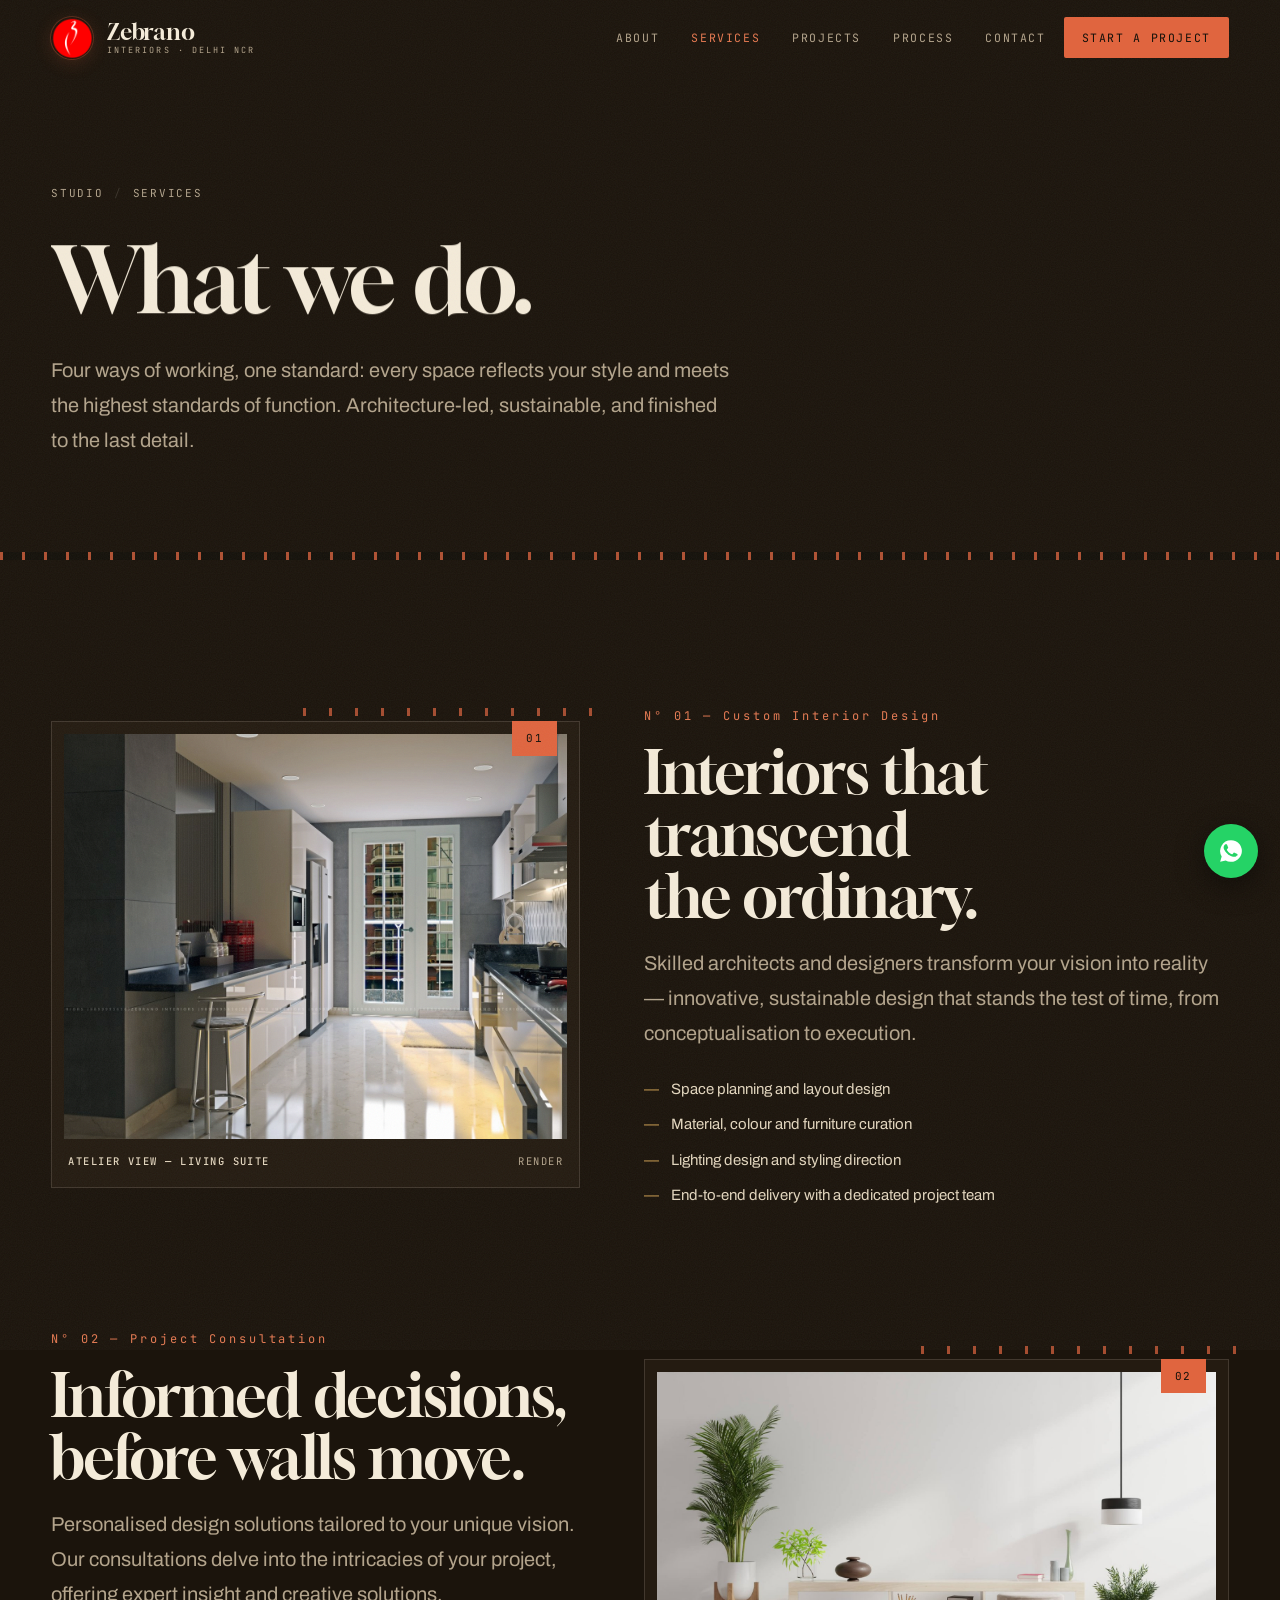
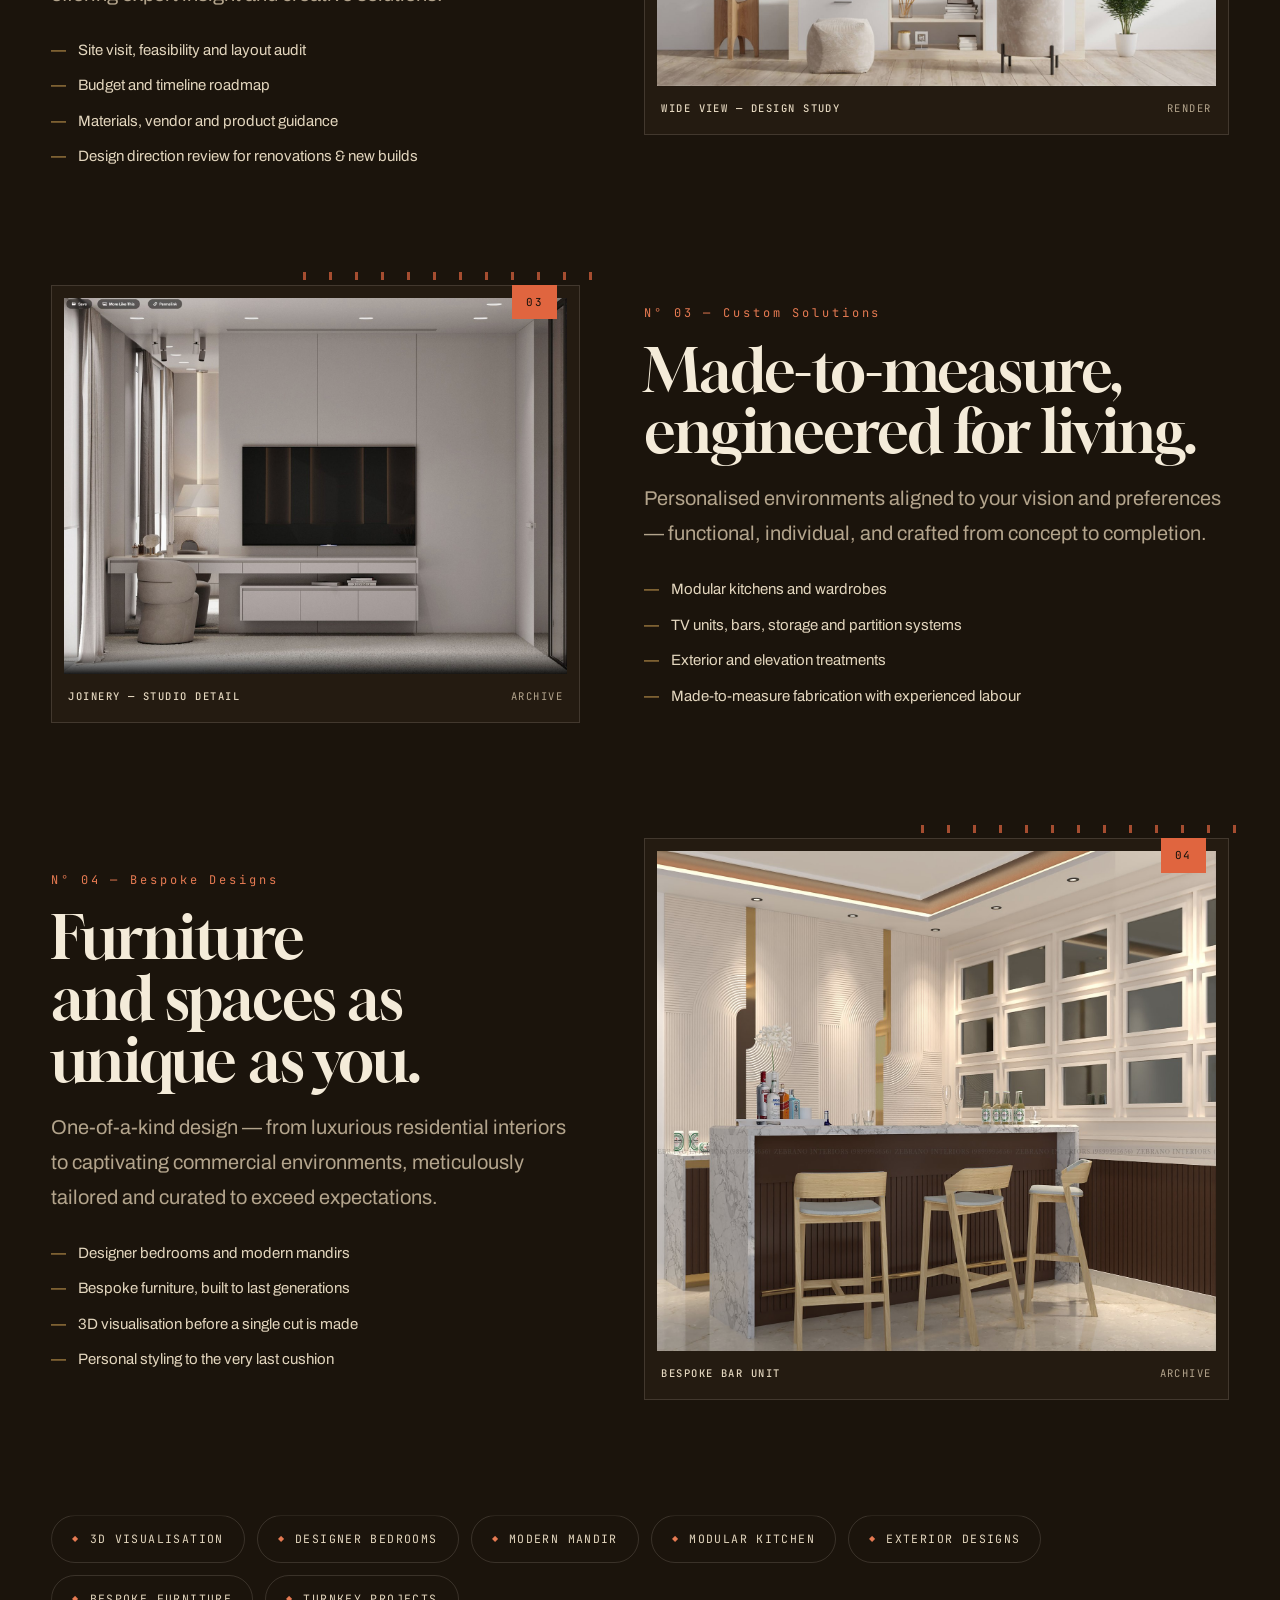
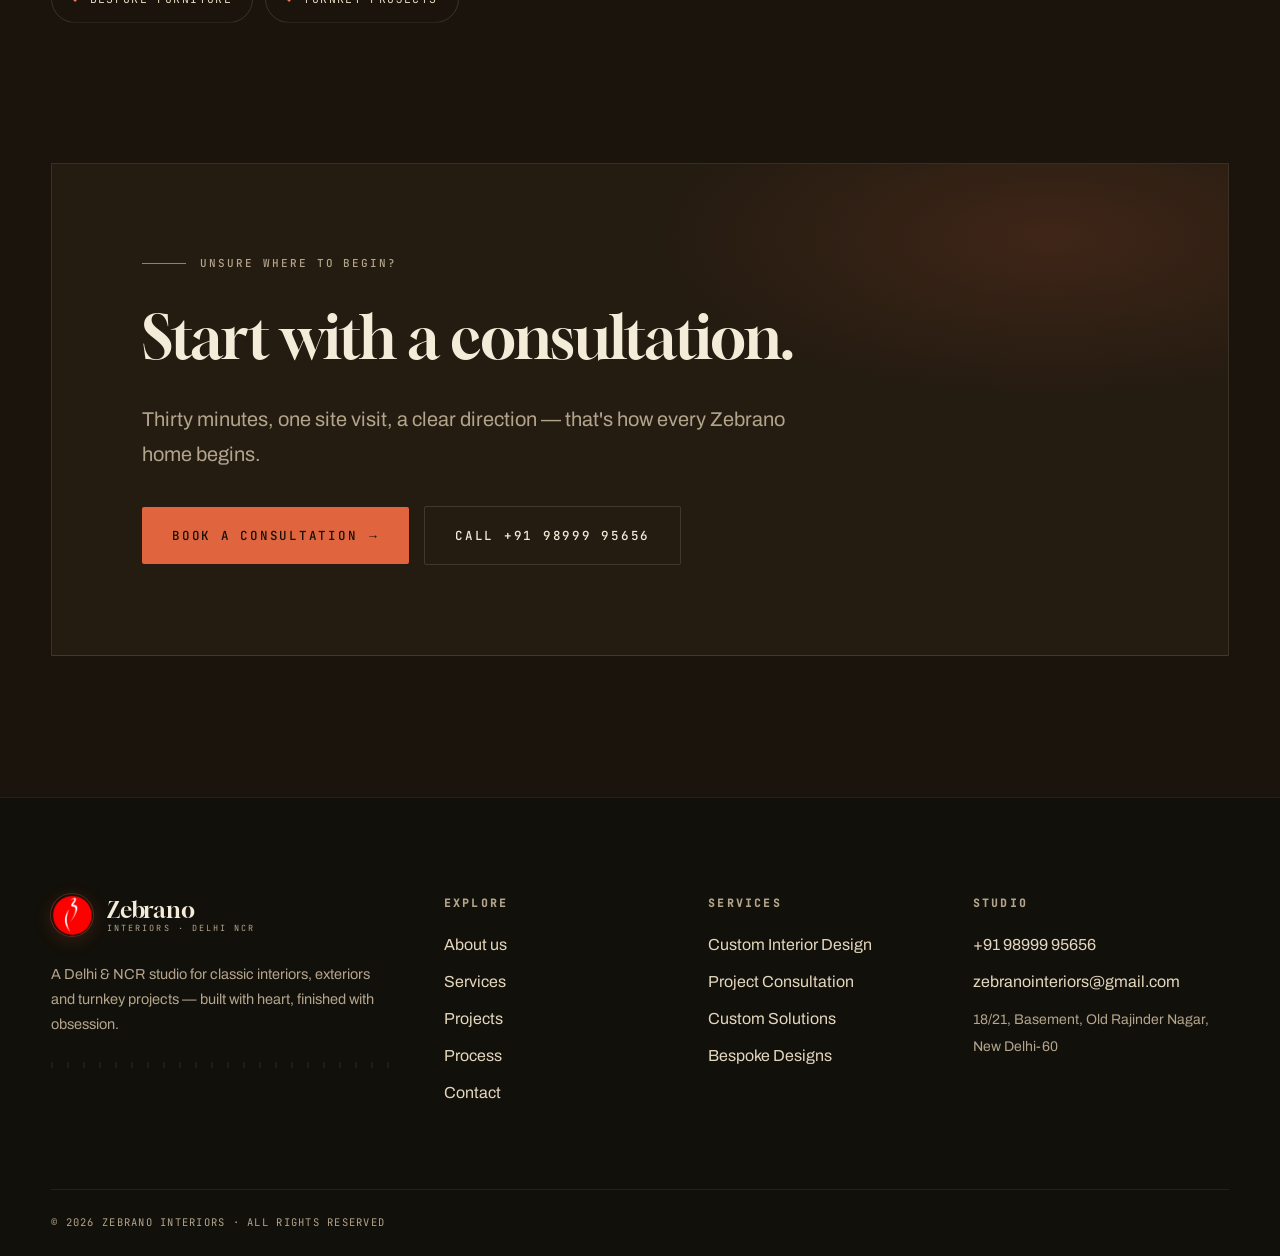
<file: services.html>
<!DOCTYPE html>
<html lang="en">
<head>
<meta charset="UTF-8">
<meta name="viewport" content="width=device-width, initial-scale=1">
<title>Services — Zebrano Interiors · Interior Design, Consultation, Custom Solutions</title>
<meta name="description" content="Zebrano Interiors services: custom interior design, project consultation, custom solutions and bespoke designs — plus modular kitchens, designer bedrooms, modern mandirs, 3D visualisation, exteriors and furniture.">
<meta name="theme-color" content="#1b140c">
<link rel="icon" href="assets/img/zebrano-mark.png" type="image/png">
<link rel="canonical" href="https://zebranointeriors.com/services/">
<meta property="og:type" content="website">
<meta property="og:title" content="Services — Zebrano Interiors">
<meta property="og:description" content="Custom interior design, consultation, custom solutions and bespoke designs across Delhi &amp; NCR.">
<meta property="og:image" content="assets/img/2024-02-View-1-Day-New.jpg">
<meta name="twitter:card" content="summary_large_image">
<link rel="stylesheet" href="assets/css/fonts.css">
<link rel="stylesheet" href="assets/css/tokens.css">
<link rel="stylesheet" href="assets/css/main.css">
</head>
<body>
<a class="skip-link" href="#main">Skip to content</a>

<div id="preloader" aria-hidden="true">
  <img class="pre-mark" src="assets/img/zebrano-mark.png" alt="" width="60" height="60">
  <div class="pre-word"><i>Z</i><i>E</i><i>B</i><i>R</i><i>A</i><i>N</i><i>O</i></div>
  <div class="pre-strip"></div>
</div>
<div id="curtain" aria-hidden="true"><div class="curtain-stripe zebra-edge-solid"></div></div>
<div class="grain" aria-hidden="true"></div>
<div id="cursor-dot" aria-hidden="true"></div>
<div id="cursor-ring" aria-hidden="true"></div>

<header class="header">
  <div class="wrap header-inner">
    <a class="wordmark" href="index.html" aria-label="Zebrano Interiors — home">
  <img class="mark" src="assets/img/zebrano-mark.png" alt="" width="42" height="42">
  <span class="wm-text">Zebrano<span class="sub">Interiors · Delhi NCR</span></span>
    </a>
    <nav class="nav" aria-label="Primary">
      <a href="about.html">About</a>
      <a href="services.html" aria-current="page">Services</a>
      <a href="projects.html">Projects</a>
      <a href="process.html">Process</a>
      <a href="contact.html">Contact</a>
      <a class="cta" href="contact.html">Start a project</a>
    </nav>
    <button class="nav-toggle" aria-expanded="false" aria-controls="menu" aria-label="Open menu">
      <span></span><span></span><span></span>
    </button>
  </div>
</header>

<div class="menu" id="menu">
  <button class="menu-close" type="button" data-menu-close aria-label="Close menu">✕</button>
  <nav aria-label="Mobile">
    <a href="index.html"><small>01</small>Studio</a>
    <a href="about.html"><small>02</small>About</a>
    <a href="services.html" aria-current="page"><small>03</small>Services</a>
    <a href="projects.html"><small>04</small>Projects</a>
    <a href="process.html"><small>05</small>Process</a>
    <a href="contact.html"><small>06</small>Contact</a>
  </nav>
  <div class="menu-cta">
    <a class="btn btn--primary" href="contact.html">Start a project <span class="arr">→</span></a>
    <p class="menu-phone mono">WhatsApp-first · <a href="tel:+919899995656">+91 98999 95656</a></p>
  </div>
  <div class="menu-meta mono">
    <span>+91 9899995656</span>
    <span>zebranointeriors@gmail.com</span>
    <span>Old Rajinder Nagar, New Delhi-60</span>
  </div>
</div>

<main id="main">
  <section class="page-hero">
    <div class="wrap">
      <nav class="crumbs" aria-label="Breadcrumb"><a href="index.html">Studio</a><i>/</i><span aria-current="page">Services</span></nav>
      <h1 class="display h-display" data-split>What we do.</h1>
      <p class="lede muted-big" data-reveal data-delay="1">Four ways of working, one standard: every space reflects your style
        and meets the highest standards of function. Architecture-led, sustainable, and finished to the last detail.</p>
    </div>
  </section>

  <section class="section spine">
    <div class="wrap">
      <div class="offer" id="offer-01" style="scroll-margin-top:110px">
        <figure class="plate offer-img">
          <div class="plate-img"><img src="assets/img/2024-02-View-1-Day-New.jpg" alt="Day-lit interior designed by Zebrano Interiors" width="1242" height="1000" loading="lazy"></div>
          <figcaption class="plate-cap"><b>Atelier view — living suite</b><span>Render</span></figcaption>
          <span class="plate-idx">01</span>
        </figure>
        <div class="offer-copy">
          <span class="offer-num">N° 01 — Custom Interior Design</span>
          <h2 class="display h-section">Interiors that transcend the ordinary.</h2>
          <p class="muted-big">Skilled architects and designers transform your vision into reality — innovative,
            sustainable design that stands the test of time, from conceptualisation to execution.</p>
          <ul class="scope">
            <li>Space planning and layout design</li>
            <li>Material, colour and furniture curation</li>
            <li>Lighting design and styling direction</li>
            <li>End-to-end delivery with a dedicated project team</li>
          </ul>
        </div>
      </div>

      <div class="offer" id="offer-02" style="scroll-margin-top:110px">
        <figure class="plate offer-img">
          <div class="plate-img"><img src="assets/img/2021-12-4-1.jpg" alt="Wide interior view by Zebrano Interiors" width="1600" height="900" loading="lazy"></div>
          <figcaption class="plate-cap"><b>Wide view — design study</b><span>Render</span></figcaption>
          <span class="plate-idx">02</span>
        </figure>
        <div class="offer-copy">
          <span class="offer-num">N° 02 — Project Consultation</span>
          <h2 class="display h-section">Informed decisions, before walls move.</h2>
          <p class="muted-big">Personalised design solutions tailored to your unique vision. Our consultations delve
            into the intricacies of your project, offering expert insight and creative solutions.</p>
          <ul class="scope">
            <li>Site visit, feasibility and layout audit</li>
            <li>Budget and timeline roadmap</li>
            <li>Materials, vendor and product guidance</li>
            <li>Design direction review for renovations &amp; new builds</li>
          </ul>
        </div>
      </div>

      <div class="offer" id="offer-03" style="scroll-margin-top:110px">
        <figure class="plate offer-img">
          <div class="plate-img"><img src="assets/img/2022-04-Image-67-scaled.jpg" alt="Custom-made interior joinery by Zebrano Interiors" width="1600" height="1197" loading="lazy"></div>
          <figcaption class="plate-cap"><b>Joinery — studio detail</b><span>Archive</span></figcaption>
          <span class="plate-idx">03</span>
        </figure>
        <div class="offer-copy">
          <span class="offer-num">N° 03 — Custom Solutions</span>
          <h2 class="display h-section">Made-to-measure, engineered for living.</h2>
          <p class="muted-big">Personalised environments aligned to your vision and preferences — functional,
            individual, and crafted from concept to completion.</p>
          <ul class="scope">
            <li>Modular kitchens and wardrobes</li>
            <li>TV units, bars, storage and partition systems</li>
            <li>Exterior and elevation treatments</li>
            <li>Made-to-measure fabrication with experienced labour</li>
          </ul>
        </div>
      </div>

      <div class="offer" id="offer-04" style="scroll-margin-top:110px">
        <figure class="plate offer-img">
          <div class="plate-img"><img src="assets/img/2024-02-Bar-Unit-New.jpg" alt="Bespoke bar unit by Zebrano Interiors" width="1600" height="1433" loading="lazy"></div>
          <figcaption class="plate-cap"><b>Bespoke bar unit</b><span>Archive</span></figcaption>
          <span class="plate-idx">04</span>
        </figure>
        <div class="offer-copy">
          <span class="offer-num">N° 04 — Bespoke Designs</span>
          <h2 class="display h-section">Furniture and spaces as unique as you.</h2>
          <p class="muted-big">One-of-a-kind design — from luxurious residential interiors to captivating commercial
            environments, meticulously tailored and curated to exceed expectations.</p>
          <ul class="scope">
            <li>Designer bedrooms and modern mandirs</li>
            <li>Bespoke furniture, built to last generations</li>
            <li>3D visualisation before a single cut is made</li>
            <li>Personal styling to the very last cushion</li>
          </ul>
        </div>
      </div>

      <div class="chips" data-reveal style="margin-top:clamp(72px,9vw,140px)">
        <a class="chip" href="contact.html">3D Visualisation</a>
        <a class="chip" href="contact.html">Designer Bedrooms</a>
        <a class="chip" href="contact.html">Modern Mandir</a>
        <a class="chip" href="contact.html">Modular Kitchen</a>
        <a class="chip" href="contact.html">Exterior Designs</a>
        <a class="chip" href="contact.html">Bespoke Furniture</a>
        <a class="chip" href="contact.html">Turnkey Projects</a>
      </div>
    </div>
  </section>

  <section class="section" style="padding-top:0">
    <div class="wrap">
      <div class="cta-panel" data-reveal>
        <div class="wrap-in">
          <p class="kicker mono">Unsure where to begin?</p>
          <h2 class="display h-section">Start with a consultation.</h2>
          <p class="muted-big">Thirty minutes, one site visit, a clear direction — that's how every Zebrano home begins.</p>
          <div class="hero-ctas">
            <a class="btn btn--primary" href="contact.html">Book a consultation <span class="arr">→</span></a>
            <a class="btn btn--ghost" href="tel:+919899995656">Call +91 98999 95656</a>
          </div>
        </div>
      </div>
    </div>
  </section>
</main>

<footer class="footer">
  <div class="wrap">
    <div class="footer-grid">
      <div>
        <a class="wordmark" href="index.html">
  <img class="mark" src="assets/img/zebrano-mark.png" alt="" width="42" height="42">
  <span class="wm-text">Zebrano<span class="sub">Interiors · Delhi NCR</span></span>
        </a>
        <p class="about-line" style="margin-top:18px">A Delhi &amp; NCR studio for classic interiors, exteriors and turnkey projects — built with heart, finished with obsession.</p>
        <div class="grain-mark zebra-edge"></div>
      </div>
      <nav aria-label="Footer — explore">
        <h4>Explore</h4>
        <ul>
          <li><a href="about.html">About us</a></li>
          <li><a href="services.html">Services</a></li>
          <li><a href="projects.html">Projects</a></li>
          <li><a href="process.html">Process</a></li>
          <li><a href="contact.html">Contact</a></li>
        </ul>
      </nav>
      <nav aria-label="Footer — services">
        <h4>Services</h4>
        <ul>
          <li><a href="services.html">Custom Interior Design</a></li>
          <li><a href="services.html">Project Consultation</a></li>
          <li><a href="services.html">Custom Solutions</a></li>
          <li><a href="services.html">Bespoke Designs</a></li>
        </ul>
      </nav>
      <div>
        <h4>Studio</h4>
        <ul>
          <li><a href="tel:+919899995656">+91 98999 95656</a></li>
          <li><a href="mailto:zebranointeriors@gmail.com">zebranointeriors@gmail.com</a></li>
          <li><span class="stone" style="font-size:14px">18/21, Basement, Old Rajinder Nagar, New Delhi-60</span></li>
        </ul>
      </div>
    </div>
    <div class="footer-base">
      <span>© <span id="year">2025</span> Zebrano Interiors · All rights reserved</span>
      
    </div>
  </div>
</footer>

<a class="wa-float" href="https://wa.me/919899995656" target="_blank" rel="noopener" aria-label="Chat with Zebrano Interiors on WhatsApp">
  <svg width="26" height="26" viewBox="0 0 24 24" fill="currentColor" aria-hidden="true">
    <path d="M12 2a10 10 0 0 0-8.6 15.1L2 22l5.1-1.3A10 10 0 1 0 12 2zm5.4 14.1c-.2.6-1.3 1.2-1.9 1.3-.5 0-1.1.2-3.7-.8-3.2-1.3-5.2-4.4-5.3-4.6-.2-.2-1.3-1.7-1.3-3.2s.8-2.3 1.1-2.6c.3-.3.6-.4.8-.4h.6c.2 0 .5-.1.7.5l.9 2.3c.1.2.1.4 0 .6l-.4.6-.5.6c-.2.2-.3.4-.1.7.2.3.8 1.4 1.8 2.2 1.3 1.1 2.3 1.5 2.7 1.6.3.2.5.1.7-.1l1-1.2c.2-.3.4-.2.7-.1l2.2 1c.3.2.5.3.6.4.1.2.1.7-.2 1.4z"/>
  </svg>
</a>

<script src="assets/vendor/gsap.min.js"></script>
<script src="assets/vendor/ScrollTrigger.min.js"></script>
<script src="assets/vendor/lenis.min.js"></script>
<script src="assets/js/main.js"></script>
<script src="assets/js/motion.js"></script>
</body>
</html>
</file>
<file: assets/css/fonts.css>
@font-face{font-family:'Archivo';font-style:normal;font-weight:400;font-display:swap;src:url('../fonts/Archivo-normal-400.woff2') format('woff2');}
@font-face{font-family:'Archivo';font-style:normal;font-weight:500;font-display:swap;src:url('../fonts/Archivo-normal-500.woff2') format('woff2');}
@font-face{font-family:'Archivo';font-style:normal;font-weight:600;font-display:swap;src:url('../fonts/Archivo-normal-600.woff2') format('woff2');}
@font-face{font-family:'Archivo';font-style:normal;font-weight:700;font-display:swap;src:url('../fonts/Archivo-normal-700.woff2') format('woff2');}
@font-face{font-family:'Gloock';font-style:normal;font-weight:400;font-display:swap;src:url('../fonts/Gloock-normal-400.woff2') format('woff2');}
@font-face{font-family:'JetBrains Mono';font-style:normal;font-weight:400;font-display:swap;src:url('../fonts/JetBrainsMono-normal-400.woff2') format('woff2');}
@font-face{font-family:'JetBrains Mono';font-style:normal;font-weight:500;font-display:swap;src:url('../fonts/JetBrainsMono-normal-500.woff2') format('woff2');}
</file>
<file: assets/css/tokens.css>
/* ============================================================
   ZEBRANO INTERIORS — design tokens
   Dark "zebrano" espresso world · cinnabar accent · bone ink
   See ../docs/DESIGN.md for the direction contract
   ============================================================ */

:root {
  /* ground */
  --ink-950: #12100a;
  --ink-900: #1b140c;
  --ink-800: #241b11;
  --ink-700: #33281a;
  --ink-600: #443723;

  /* ink / text */
  --bone-50: #f4ebd9;
  --bone-200: #e3d6be;
  --stone-400: #b3a48c;   /* ≥4.5:1 on ink-900 */

  /* accents */
  --cinnabar-400: #e57a52;
  --cinnabar-500: #e0653f;
  --cinnabar-700: #a63b24; /* text-on-bone ≥4.5:1 */
  --brass-400: #c1954e;

  /* bone pacing band */
  --bone-surface: #efe4cd;
  --bone-ink: #241b11;
  --bone-stone: #6b5d46;

  /* lines & texture */
  --hairline: rgba(244, 235, 217, 0.14);
  --hairline-soft: rgba(244, 235, 217, 0.08);
  --grain-line: rgba(244, 235, 217, 0.06);

  /* type */
  --font-display: 'Gloock', Georgia, 'Times New Roman', serif;
  --font-body: 'Archivo', system-ui, -apple-system, 'Segoe UI', sans-serif;
  --font-mono: 'JetBrains Mono', ui-monospace, 'Cascadia Mono', monospace;

  /* layout */
  --pad: clamp(20px, 4vw, 64px);
  --gutter: clamp(16px, 2.4vw, 28px);
  --section: clamp(96px, 11vw, 168px);
  --radius: 2px;

  /* motion */
  --ease-out: cubic-bezier(0.22, 1, 0.36, 1);
  --dur: 0.45s;

  /* chrome */
  --header-h: 76px;
}
</file>
<file: assets/css/main.css>
/* ============================================================
   ZEBRANO INTERIORS — main stylesheet
   World: material sample book · specimen plates · zebrano grain
   ============================================================ */

/* ---------- reset / base ---------- */
*, *::before, *::after { box-sizing: border-box; margin: 0; padding: 0; }
html { scroll-behavior: auto; -webkit-text-size-adjust: 100%; }
body {
  background: var(--ink-900);
  color: var(--bone-200);
  font-family: var(--font-body);
  font-size: 16px;
  line-height: 1.7;
  overflow-x: clip;
  min-height: 100vh;
}
::selection { background: var(--cinnabar-500); color: var(--ink-950); }
img { display: block; max-width: 100%; height: auto; }
a { color: inherit; text-decoration: none; }
button { font: inherit; color: inherit; background: none; border: 0; cursor: pointer; }
ul, ol { list-style: none; }
input, textarea { font: inherit; color: inherit; }
:focus-visible { outline: 2px solid var(--cinnabar-500); outline-offset: 3px; }

/* skip link */
.skip-link {
  position: fixed; top: -60px; left: 16px; z-index: 300;
  background: var(--cinnabar-500); color: var(--ink-950);
  padding: 10px 18px; font-family: var(--font-mono); font-size: 12px;
  transition: top 0.2s var(--ease-out);
}
.skip-link:focus { top: 12px; }

/* ---------- utilities ---------- */
.wrap { width: min(1440px, 100%); margin-inline: auto; padding-inline: var(--pad); }
.grid { display: grid; grid-template-columns: repeat(12, 1fr); gap: var(--gutter); }
.mono {
  font-family: var(--font-mono); font-size: 11px; font-weight: 500;
  letter-spacing: 0.18em; text-transform: uppercase;
}
.kicker { display: flex; align-items: center; gap: 14px; color: var(--stone-400); }
.kicker::before { content: ""; width: 44px; height: 1px; background: var(--cinnabar-500); }
.rule-h { height: 1px; background: var(--hairline); border: 0; }
.spine { position: relative; }
.spine::before {
  content: ""; position: absolute; top: 0; bottom: 0; left: calc(var(--pad) * -0.5);
  width: 1px; background: var(--hairline-soft);
}

/* zebrano grain edges (vertical stripe motif) */
.zebra-edge {
  background: repeating-linear-gradient(90deg,
    var(--grain-line) 0 2px, transparent 2px 16px);
}
.zebra-edge-solid {
  background: repeating-linear-gradient(90deg,
    var(--cinnabar-500) 0 3px, var(--ink-950) 3px 22px,
    var(--cinnabar-500) 22px 25px, transparent 25px 48px);
}

/* ---------- typography ---------- */
h1, h2, h3, .display {
  font-family: var(--font-display);
  font-weight: 400;
  color: var(--bone-50);
  letter-spacing: -0.02em;
  line-height: 1.05;
  text-wrap: balance;
}
.h-display { font-size: clamp(2.9rem, 7vw, 6.25rem); }
.h-section { font-size: clamp(2rem, 4.6vw, 3.75rem); }
.h-small { font-size: clamp(1.4rem, 2.6vw, 2rem); }
p { max-width: 62ch; }
.stone { color: var(--stone-400); }
.muted-big { font-size: clamp(1.05rem, 1.6vw, 1.25rem); color: var(--stone-400); line-height: 1.75; }

.section { padding-block: var(--section); position: relative; }
.section-head { display: grid; gap: 18px; margin-bottom: clamp(48px, 7vw, 96px); }
.section-head .kicker { margin-bottom: 4px; }

/* ---------- buttons ---------- */
.btn {
  position: relative; display: inline-flex; align-items: center; gap: 12px;
  padding: 18px 30px; border-radius: var(--radius);
  font-family: var(--font-mono); font-size: 12.5px; font-weight: 500;
  letter-spacing: 0.14em; text-transform: uppercase;
  transition: background var(--dur) var(--ease-out), border-color var(--dur) var(--ease-out),
              color var(--dur) var(--ease-out), transform 0.18s var(--ease-out);
  will-change: transform;
}
.btn .arr { transition: transform 0.3s var(--ease-out); }
.btn:hover .arr { transform: translateX(5px); }
.btn--primary { background: var(--cinnabar-500); color: var(--ink-950); }
.btn--primary:hover { background: var(--cinnabar-400); }
.btn--ghost { border: 1px solid var(--hairline); color: var(--bone-50); }
.btn--ghost:hover { border-color: var(--bone-50); background: rgba(244, 235, 217, 0.06); }
.btn--bone { background: var(--bone-ink); color: var(--bone-surface); }
.btn--bone:hover { background: var(--ink-950); }

.link-line { position: relative; padding-bottom: 4px; }
.link-line::after {
  content: ""; position: absolute; left: 0; bottom: 0; width: 100%; height: 1px;
  background: currentColor; transform-origin: right; transform: scaleX(0);
  transition: transform 0.35s var(--ease-out);
}
a:hover .link-line::after, .link-line:hover::after { transform-origin: left; transform: scaleX(1); }

/* ---------- header ---------- */
.header {
  position: fixed; inset: 0 0 auto 0; z-index: 100; height: var(--header-h);
  display: flex; align-items: center;
  transition: background 0.4s var(--ease-out), border-color 0.4s var(--ease-out),
              backdrop-filter 0.4s;
  border-bottom: 1px solid transparent;
}
.header.scrolled {
  background: rgba(27, 20, 12, 0.82);
  backdrop-filter: blur(14px);
  -webkit-backdrop-filter: blur(14px);
  border-bottom-color: var(--hairline-soft);
}
.header-inner { display: flex; align-items: center; justify-content: space-between; gap: 24px; }
.wordmark { display: inline-flex; align-items: center; gap: 14px; }
.wordmark .mark {
  width: 42px; height: 42px; flex: none; border-radius: 50%;
  box-shadow: 0 0 0 1px rgba(224, 101, 63, 0.28), 0 4px 18px rgba(224, 101, 63, 0.18);
}
.wordmark .wm-text {
  display: flex; flex-direction: column; gap: 3px;
  font-family: var(--font-display); font-size: 23px; line-height: 1; color: var(--bone-50);
  letter-spacing: -0.01em;
}
.wordmark .sub { font-family: var(--font-mono); font-size: 8.5px; letter-spacing: 0.24em; color: var(--stone-400); text-transform: uppercase; }

.nav { display: flex; align-items: center; gap: 4px; }
.nav a {
  font-family: var(--font-mono); font-size: 11.5px; letter-spacing: 0.14em;
  text-transform: uppercase; color: var(--stone-400);
  padding: 10px 14px; border-radius: 2px;
  transition: color 0.25s;
}
.nav a:hover { color: var(--bone-50); }
.nav a[aria-current="page"] { color: var(--cinnabar-400); }
.nav .cta { padding: 11px 18px; background: var(--cinnabar-500); color: var(--ink-950); }
.nav .cta:hover { background: var(--cinnabar-400); color: var(--ink-950); }

.nav-toggle {
  display: none; width: 46px; height: 46px; position: relative; z-index: 130;
}
.nav-toggle span {
  position: absolute; left: 12px; right: 12px; height: 2px; background: var(--bone-50);
  transition: transform 0.35s var(--ease-out), opacity 0.25s;
}
.nav-toggle span:nth-child(1) { top: 17px; }
.nav-toggle span:nth-child(2) { top: 25px; }
.nav-toggle span:nth-child(3) { top: 33px; }
body.nav-open .nav-toggle span:nth-child(1) { transform: translateY(8px) rotate(45deg); }
body.nav-open .nav-toggle span:nth-child(2) { opacity: 0; }
body.nav-open .nav-toggle span:nth-child(3) { transform: translateY(-8px) rotate(-45deg); }

.menu {
  position: fixed; inset: 0; z-index: 120; display: flex; flex-direction: column;
  justify-content: center; padding: var(--pad);
  background: var(--ink-950);
  opacity: 0; visibility: hidden; transform: translateY(-2%);
  transition: opacity 0.4s var(--ease-out), transform 0.4s var(--ease-out), visibility 0.4s;
}
body.nav-open { overflow: hidden; }
body.nav-open .menu { opacity: 1; visibility: visible; transform: none; }
.menu-close {
  position: absolute; top: max(18px, env(safe-area-inset-top)); right: calc(var(--pad) * 0.75);
  width: 44px; height: 44px; display: grid; place-items: center; z-index: 3;
  border: 1px solid var(--hairline); border-radius: 50%;
  background: transparent; color: var(--bone-50); font-size: 15px; line-height: 1;
  cursor: pointer; transition: color 0.25s, border-color 0.25s, transform 0.25s var(--ease-out);
}
.menu-close:hover { color: var(--cinnabar-400); border-color: var(--cinnabar-500); transform: rotate(90deg); }
@media (max-width: 640px) { .menu-close { top: max(14px, env(safe-area-inset-top)); right: 18px; } }
.menu { overflow-y: auto; padding: calc(var(--pad)) calc(var(--pad)) max(calc(var(--pad)), env(safe-area-inset-bottom)); }
.menu nav { width: 100%; }
.menu nav a {
  display: flex; align-items: baseline; font-family: var(--font-display); font-size: clamp(2.2rem, 8vw, 3.4rem);
  color: var(--bone-50); padding: 13px 0; line-height: 1.15;
  transition: color 0.25s, transform 0.3s var(--ease-out);
}
.menu nav a + a { border-top: 1px solid var(--hairline-soft); }
.menu a:hover { color: var(--cinnabar-400); transform: translateX(10px); }
.menu a small { font-family: var(--font-mono); font-size: 11px; color: var(--cinnabar-500); letter-spacing: 0.2em; margin-right: 16px; width: 24px; flex: none; }
.menu .menu-cta { margin-top: clamp(30px, 6vh, 52px); display: grid; gap: 14px; justify-items: start; }
.menu .menu-phone { font-family: var(--font-mono); font-size: 12px; letter-spacing: 0.1em; color: var(--stone-400); }
.menu .menu-phone a { color: var(--bone-50); border-bottom: 1px solid var(--hairline); padding-bottom: 1px; transition: color 0.25s, border-color 0.25s; }
.menu .menu-phone a:hover { color: var(--cinnabar-400); border-color: var(--cinnabar-500); }
.menu .menu-meta { margin-top: clamp(24px, 4vh, 40px); display: grid; gap: 6px; }

/* ---------- preloader ---------- */
#preloader {
  display: none;
}
html.js #preloader {
  position: fixed; inset: 0; z-index: 400; display: flex; flex-direction: column;
  align-items: center; justify-content: center; gap: 26px;
  background: var(--ink-950);
}
html.js #preloader::after {
  content: ""; position: absolute; left: 0; right: 0; bottom: 0; height: 8px;
  background: repeating-linear-gradient(90deg, var(--cinnabar-500) 0 3px, var(--ink-950) 3px 22px);
  opacity: 0.75;
}
#preloader .pre-mark {
  width: 64px; height: 64px; border-radius: 50%;
  box-shadow: 0 0 0 1px rgba(224, 101, 63, 0.3), 0 12px 36px rgba(224, 101, 63, 0.22);
}
#preloader .pre-word { font-family: var(--font-display); font-size: clamp(2.4rem, 8vw, 5rem); color: var(--bone-50); display: flex; overflow: hidden; letter-spacing: 0.05em; }
#preloader .pre-word i { font-style: normal; display: inline-block; }
#preloader .pre-strip { height: 3px; background: var(--hairline); position: relative; overflow: hidden; width: min(340px, 60vw); }
#preloader .pre-strip::after {
  content: ""; position: absolute; inset: 0; background: var(--cinnabar-500);
  transform: translateX(-100%);
}
#preloader.is-done { display: none !important; }

/* ---------- cursor ---------- */
#cursor-dot, #cursor-ring { display: none; }
html.js .has-cursor #cursor-dot, html.js .has-cursor #cursor-ring {
  display: block; position: fixed; top: 0; left: 0; pointer-events: none; z-index: 500;
  border-radius: 50%; transform: translate(-50%, -50%);
}
#cursor-dot { width: 8px; height: 8px; background: var(--cinnabar-500); }
#cursor-ring {
  width: 38px; height: 38px; border: 1px solid rgba(244, 235, 217, 0.4);
  transition: width 0.3s var(--ease-out), height 0.3s var(--ease-out), border-color 0.3s;
}
#cursor-ring.is-hot { width: 58px; height: 58px; border-color: var(--cinnabar-500); }
@media (pointer: coarse) { #cursor-dot, #cursor-ring { display: none !important; } }

/* ---------- grain overlay ---------- */
.grain {
  position: fixed; inset: -50%; z-index: 90; pointer-events: none; opacity: 0.055;
  background-image: url("data:image/svg+xml,%3Csvg xmlns='http://www.w3.org/2000/svg' width='240' height='240'%3E%3Cfilter id='n'%3E%3CfeTurbulence type='fractalNoise' baseFrequency='0.85' numOctaves='2' stitchTiles='stitch'/%3E%3C/filter%3E%3Crect width='100%25' height='100%25' filter='url(%23n)'/%3E%3C/svg%3E");
  animation: grain-shift 9s steps(6) infinite;
}
@keyframes grain-shift {
  0%, 100% { transform: translate(0, 0); }
  20% { transform: translate(-4%, 3%); }
  40% { transform: translate(3%, -4%); }
  60% { transform: translate(-3%, -2%); }
  80% { transform: translate(4%, 4%); }
}

/* page-transition curtain */
#curtain {
  position: fixed; inset: 0; z-index: 450; background: var(--ink-950);
  transform: translateY(100%); visibility: hidden;
}
#curtain .curtain-stripe { position: absolute; inset: 0; opacity: 0.5; }

/* ---------- hero ---------- */
.hero { position: relative; padding-top: calc(var(--header-h) + clamp(56px, 9vh, 120px)); padding-bottom: var(--section); overflow: hidden; }
.hero .wrap { position: relative; z-index: 1; }
.hero-grid { display: grid; grid-template-columns: 1.08fr 0.92fr; gap: clamp(32px, 5vw, 88px); align-items: center; }
.hero-copy { display: grid; gap: 30px; }
.hero h1 { margin-top: 6px; }
.hero .h-display { max-width: 13ch; }
.hero .lede { font-size: clamp(1.02rem, 1.5vw, 1.18rem); color: var(--stone-400); max-width: 46ch; }
.hero-ctas { display: flex; flex-wrap: wrap; gap: 16px; align-items: center; }
.hero-meta { display: flex; flex-wrap: wrap; gap: 14px 34px; font-family: var(--font-mono); font-size: 11px; letter-spacing: 0.12em; text-transform: uppercase; color: var(--stone-400); border-top: 1px solid var(--hairline-soft); padding-top: 24px; }
.hero-meta b { color: var(--bone-50); font-weight: 500; }

/* specimen plate */
.plate {
  position: relative; border: 1px solid var(--hairline); padding: 12px 12px 0; background: var(--ink-800);
}
.plate .plate-img { overflow: hidden; position: relative; }
.plate img { width: 100%; object-fit: cover; transition: transform 1.1s var(--ease-out), filter 0.6s; filter: saturate(0.92); }
.plate:hover img { transform: scale(1.04); filter: saturate(1.05); }
.plate-cap {
  display: flex; justify-content: space-between; align-items: center; gap: 16px;
  padding: 14px 4px 16px; font-family: var(--font-mono); font-size: 10.5px;
  letter-spacing: 0.14em; text-transform: uppercase; color: var(--stone-400);
}
.plate-cap b { color: var(--bone-200); font-weight: 500; }
.plate-idx { position: absolute; top: -1px; right: 22px; padding: 8px 14px; background: var(--cinnabar-500); color: var(--ink-950); font-family: var(--font-mono); font-size: 11px; letter-spacing: 0.14em; z-index: 2; }
.hero-plate-frame { position: relative; }
.hero-plate-frame::before {
  content: ""; position: absolute; inset: -18px -18px auto auto; width: 46%; height: 46%;
  background: var(--zebra-edge, repeating-linear-gradient(90deg, var(--grain-line) 0 2px, transparent 2px 16px));
  z-index: 0;
}
.hero-plate-frame::after {
  content: ""; position: absolute; left: -14px; bottom: -14px; width: 50%; height: 14px;
  background: repeating-linear-gradient(90deg, var(--cinnabar-500) 0 3px, transparent 3px 26px);
  opacity: 0.8;
}

/* hero backdrop */
.hero::before {
  content: ""; position: absolute; inset: 0;
  background:
    radial-gradient(60vw 44vh at 82% 8%, rgba(160, 80, 45, 0.16), transparent 60%),
    radial-gradient(40vw 30vh at 8% 88%, rgba(193, 149, 78, 0.07), transparent 60%);
  pointer-events: none;
}

/* ---------- marquee ---------- */
.marquee { border-block: 1px solid var(--hairline-soft); padding-block: 26px; overflow: hidden; background: var(--ink-950); }
.marquee-track { display: flex; gap: 0; width: max-content; animation: marquee 34s linear infinite; }
.marquee:hover .marquee-track { animation-play-state: paused; }
.marquee span {
  font-family: var(--font-display); font-size: clamp(2rem, 4vw, 3.4rem); color: transparent;
  -webkit-text-stroke: 1px rgba(244, 235, 217, 0.35);
  white-space: nowrap; padding: 0 26px; line-height: 1.1;
}
.marquee span.hi { -webkit-text-stroke: 0; color: var(--cinnabar-500); }
@keyframes marquee { to { transform: translateX(-50%); } }

/* ---------- stats band (bone) ---------- */
.band-bone { background: var(--bone-surface); color: var(--bone-ink); }
.band-bone .kicker { color: var(--bone-stone); }
.band-bone .kicker::before { background: var(--cinnabar-700); }
.stats { display: grid; grid-template-columns: repeat(4, 1fr); gap: var(--gutter); }
.stat { border-left: 1px solid rgba(36, 27, 17, 0.18); padding-left: clamp(16px, 2.4vw, 30px); }
.stat .num { font-family: var(--font-display); font-size: clamp(2.8rem, 5.4vw, 4.6rem); line-height: 1; color: var(--bone-ink); }
.stat .num sup { font-size: 0.45em; color: var(--cinnabar-700); vertical-align: 0.6em; }
.stat .lbl { margin-top: 10px; font-family: var(--font-mono); font-size: 11px; letter-spacing: 0.16em; text-transform: uppercase; color: var(--bone-stone); }

/* ---------- spotlight cards (services preview) ---------- */
.spot-grid { display: grid; grid-template-columns: repeat(2, 1fr); gap: var(--gutter); }
.spot-card {
  --sx: 50%; --sy: 50%;
  position: relative; border: 1px solid var(--hairline); background: var(--ink-800);
  padding: clamp(28px, 3.4vw, 46px); overflow: hidden;
  transition: border-color 0.4s var(--ease-out), transform 0.3s var(--ease-out);
}
.spot-card::before {
  content: ""; position: absolute; inset: 0; pointer-events: none; opacity: 0;
  background: radial-gradient(420px circle at var(--sx) var(--sy), rgba(224, 101, 63, 0.12), transparent 65%);
  transition: opacity 0.4s;
}
.spot-card:hover { border-color: rgba(224, 101, 63, 0.5); }
.spot-card:hover::before { opacity: 1; }
.spot-card .idx { font-family: var(--font-mono); font-size: 12px; color: var(--cinnabar-400); letter-spacing: 0.2em; }
.spot-card h3 { margin-top: 18px; }
.spot-card p { margin-top: 12px; color: var(--stone-400); }
.spot-card .foot { margin-top: 28px; display: flex; align-items: center; justify-content: space-between; gap: 16px; }
.spot-card .go { width: 46px; height: 46px; border: 1px solid var(--hairline); border-radius: 50%; display: grid; place-items: center; transition: background 0.3s, border-color 0.3s, transform 0.3s var(--ease-out); }
.spot-card:hover .go { background: var(--cinnabar-500); border-color: var(--cinnabar-500); transform: rotate(45deg); }
.spot-card .go svg { color: var(--bone-50); }
.spot-card:hover .go svg { color: var(--ink-950); }

/* service chips */
.chips { display: flex; flex-wrap: wrap; gap: 12px; margin-top: clamp(44px, 6vw, 72px); }
.chip {
  display: inline-flex; align-items: center; gap: 10px;
  border: 1px solid var(--hairline); padding: 13px 20px; border-radius: 100px;
  font-family: var(--font-mono); font-size: 11.5px; letter-spacing: 0.12em; text-transform: uppercase;
  color: var(--bone-200); transition: border-color 0.3s, background 0.3s, color 0.3s;
}
.chip:hover { border-color: var(--cinnabar-500); background: rgba(224, 101, 63, 0.08); color: var(--bone-50); }
.chip::before { content: "◆"; font-size: 8px; color: var(--cinnabar-400); }

/* ---------- works grid ---------- */
.works { display: grid; grid-template-columns: 1.1fr 0.9fr; gap: var(--gutter) 0; }
.works .plate { margin-bottom: calc(var(--gutter) * 1.2); }
.works .plate:nth-child(even) { transform: translateY(clamp(24px, 5vw, 64px)); }
.works .plate:nth-child(odd) { margin-right: clamp(20px, 4vw, 56px); }

/* ---------- process strip ---------- */
.proc { display: grid; grid-template-columns: repeat(4, 1fr); gap: var(--gutter); counter-reset: proc; }
.proc-item { border-top: 1px solid var(--hairline); padding-top: 22px; position: relative; }
.proc-item::before { counter-increment: proc; content: "0" counter(proc); font-family: var(--font-mono); font-size: 12px; color: var(--cinnabar-400); letter-spacing: 0.2em; }
.proc-arrow {
  position: absolute; top: 22px; right: calc(var(--gutter) / -2);
  transform: translateX(50%); color: var(--cinnabar-400); font-size: 13px; line-height: 1;
  pointer-events: none;
}
.proc-item:last-child .proc-arrow { display: none; }
.proc-item h3 { font-size: 1.06rem; margin-top: 16px; color: var(--bone-50); font-family: var(--font-body); font-weight: 600; letter-spacing: 0; line-height: 1.4; }
.proc-item p { margin-top: 8px; font-size: 14.5px; color: var(--stone-400); }

/* ---------- CTA panel ---------- */
.cta-panel {
  position: relative; overflow: hidden;
  border: 1px solid var(--hairline); background: var(--ink-800);
  padding: clamp(44px, 7vw, 96px); display: grid; gap: 30px;
}
.cta-panel::before {
  content: ""; position: absolute; inset: 0;
  background: radial-gradient(52vw 30vh at 85% 15%, rgba(224, 101, 63, 0.14), transparent 60%);
}
.cta-panel .wrap-in { position: relative; z-index: 1; display: grid; gap: 34px; justify-items: start; }
.cta-panel .phone-line { font-family: var(--font-mono); font-size: 14px; letter-spacing: 0.1em; color: var(--stone-400); }
.cta-panel .phone-line a { color: var(--bone-50); border-bottom: 1px solid var(--hairline); padding-bottom: 2px; transition: color 0.25s, border-color 0.25s; }
.cta-panel .phone-line a:hover { color: var(--cinnabar-400); border-color: var(--cinnabar-500); }

/* ---------- footer ---------- */
.footer { border-top: 1px solid var(--hairline-soft); background: var(--ink-950); padding-top: clamp(56px, 8vw, 96px); }
.footer-grid { display: grid; grid-template-columns: 1.6fr 1fr 1fr 1.2fr; gap: clamp(28px, 4vw, 64px); padding-bottom: clamp(48px, 6vw, 72px); }
.footer h4 { font-family: var(--font-mono); font-size: 11px; letter-spacing: 0.2em; text-transform: uppercase; color: var(--stone-400); margin-bottom: 18px; }
.footer li { margin-bottom: 10px; }
.footer a { color: var(--bone-200); transition: color 0.25s; }
.footer a:hover { color: var(--cinnabar-400); }
.footer .about-line { color: var(--stone-400); font-size: 14.5px; }
.footer .grain-mark { width: 100%; height: 6px; margin: 26px 0 0; }
.footer-base {
  display: flex; flex-wrap: wrap; justify-content: space-between; gap: 12px 24px;
  padding-block: 24px; border-top: 1px solid var(--hairline-soft);
  font-family: var(--font-mono); font-size: 10.5px; letter-spacing: 0.12em;
  text-transform: uppercase; color: var(--stone-400);
}

/* ---------- partners (bone band colophon) ---------- */
.partners-band { border-block: 1px solid rgba(36, 27, 17, 0.16); }
.partners-band .h-section { color: var(--bone-ink); }
.partners { display: grid; grid-template-columns: repeat(auto-fit, minmax(148px, 1fr)); gap: 38px 22px; }
.plogo { display: grid; gap: 14px; justify-items: center; text-align: center; position: relative; padding-block: 6px; }
.plogo img { width: min(108px, 70%); height: auto; object-fit: contain; transition: transform 0.45s var(--ease-out); }
.plogo:hover img { transform: scale(1.06); }
.plogo figcaption { font-family: var(--font-mono); font-size: 10.5px; letter-spacing: 0.2em; text-transform: uppercase; color: var(--bone-ink); opacity: 0.72; }
.plogo::after { content: ""; width: 26px; height: 2px; background: var(--cinnabar-700); transform: scaleX(0); transform-origin: left center; transition: transform 0.45s var(--ease-out); }
.plogo:hover::after { transform: scaleX(1); }

/* whatsapp float */
.wa-float {
  position: fixed; right: 22px; bottom: 22px; z-index: 110;
  width: 54px; height: 54px; border-radius: 50%;
  background: #25d366; display: grid; place-items: center;
  box-shadow: 0 8px 30px rgba(0, 0, 0, 0.45);
  transition: transform 0.3s var(--ease-out);
}
.wa-float:hover { transform: scale(1.08); }
.wa-float svg { color: #fff; }

/* ---------- inner page hero ---------- */
.page-hero { padding-top: calc(var(--header-h) + clamp(72px, 12vh, 140px)); padding-bottom: clamp(56px, 8vw, 110px); position: relative; overflow: hidden; }
.page-hero .crumbs { margin-bottom: 30px; display: flex; gap: 10px; align-items: center; font-family: var(--font-mono); font-size: 11px; letter-spacing: 0.16em; text-transform: uppercase; color: var(--stone-400); }
.page-hero .crumbs a:hover { color: var(--cinnabar-400); }
.page-hero .crumbs i { font-style: normal; color: var(--hairline); }
.page-hero h1 { max-width: 20ch; }
.page-hero .lede { margin-top: 26px; }
.page-hero::after {
  content: ""; position: absolute; left: 0; right: 0; bottom: 0; height: 8px;
  background: repeating-linear-gradient(90deg, var(--cinnabar-500) 0 3px, var(--ink-950) 3px 22px);
  opacity: 0.75;
}

/* ---------- about ---------- */
.story { display: grid; grid-template-columns: 1fr 1fr; gap: clamp(32px, 6vw, 96px); align-items: start; }
.story .lead-col { display: grid; gap: 24px; }
.story .lead-col h2 { max-width: 12ch; }
.story .body-col { display: grid; gap: 22px; color: var(--stone-400); font-size: 16.5px; }
.story .body-col strong { color: var(--bone-50); font-weight: 600; }
.values { display: grid; grid-template-columns: repeat(4, 1fr); gap: var(--gutter); }
.value-cell { border: 1px solid var(--hairline); background: var(--ink-800); padding: clamp(22px, 3vw, 36px); position: relative; }
.value-cell .vnum { font-family: var(--font-mono); font-size: 11px; color: var(--cinnabar-400); letter-spacing: 0.2em; }
.value-cell h3 { font-family: var(--font-body); font-weight: 600; font-size: 1.05rem; color: var(--bone-50); margin: 16px 0 8px; }
.value-cell p { font-size: 14px; color: var(--stone-400); }
.value-cell .pct { position: absolute; top: 20px; right: 20px; font-family: var(--font-display); font-size: 2rem; color: var(--hairline); }

/* ---------- offer rows (services) ---------- */
.offer { display: grid; grid-template-columns: 0.95fr 1.05fr; gap: clamp(28px, 5vw, 80px); align-items: center; }
.offer + .offer { margin-top: clamp(72px, 9vw, 140px); }
.offer .offer-img { position: relative; order: 1; }
.offer .offer-copy { order: 2; }
.offer:nth-of-type(even) .offer-img { order: 2; }
.offer:nth-of-type(even) .offer-copy { order: 1; }
.offer .offer-img::after {
  content: ""; position: absolute; right: -14px; top: -14px; width: 55%; height: 8px;
  background: repeating-linear-gradient(90deg, var(--cinnabar-500) 0 3px, transparent 3px 26px);
  opacity: 0.7;
}
.offer .offer-num { font-family: var(--font-mono); font-size: 12px; color: var(--cinnabar-400); letter-spacing: 0.24em; }
.offer h2 { margin: 14px 0 18px; }
.offer .scope { margin-top: 26px; display: grid; gap: 10px; }
.offer .scope li { display: flex; gap: 12px; color: var(--bone-200); font-size: 15px; }
.offer .scope li::before { content: "—"; color: var(--brass-400); }

/* ---------- projects ---------- */
.wall { columns: 3; column-gap: var(--gutter); }
.wall .plate { break-inside: avoid; margin-bottom: var(--gutter); }
.wall .plate img { max-height: none; }
@media (max-width: 1100px) { .wall { columns: 2; } }
@media (max-width: 640px) { .wall { columns: 1; } }

.roll { position: relative; margin-top: clamp(56px, 8vw, 110px); }
.roll-track { display: flex; gap: var(--gutter); overflow-x: auto; scroll-snap-type: x mandatory; padding-bottom: 6px; scrollbar-width: none; }
.roll-track::-webkit-scrollbar { display: none; }
.roll-slide { flex: 0 0 min(420px, 78vw); scroll-snap-align: start; }
.roll-slide .plate { margin: 0; }
.roll-ui { display: flex; justify-content: space-between; align-items: center; margin-top: 22px; }
.roll-ui .roll-progress { flex: 1; margin-inline: 18px; height: 1px; background: var(--hairline-soft); position: relative; overflow: hidden; }
.roll-ui .roll-progress i { position: absolute; inset: 0; background: var(--cinnabar-500); transform-origin: left; transform: scaleX(0.12); }
.roll-btn { width: 46px; height: 46px; border: 1px solid var(--hairline); border-radius: 50%; display: grid; place-items: center; transition: background 0.3s, border-color 0.3s; }
.roll-btn:hover { background: var(--cinnabar-500); border-color: var(--cinnabar-500); }
.roll-btn svg { color: var(--bone-50); }
.roll-btn:hover svg { color: var(--ink-950); }

/* ---------- process page ---------- */
.step { display: grid; grid-template-columns: 130px 1fr 0.9fr; gap: clamp(22px, 4vw, 64px); padding-block: clamp(34px, 5vw, 64px); border-top: 1px solid var(--hairline); align-items: start; }
.step .s-idx { font-family: var(--font-mono); font-size: clamp(1.6rem, 3vw, 2.4rem); color: var(--cinnabar-500); padding-top: 8px; }
.step .s-body h2 { font-size: clamp(1.5rem, 2.6vw, 2.1rem); }
.step .s-body p { margin-top: 14px; color: var(--stone-400); }
.step .s-side { position: relative; }
.step .s-side .tag { font-family: var(--font-mono); font-size: 10.5px; letter-spacing: 0.2em; text-transform: uppercase; color: var(--brass-400); margin-bottom: 12px; }

/* ---------- contact ---------- */
.contact-grid { display: grid; grid-template-columns: 1fr 1.1fr; gap: clamp(32px, 6vw, 96px); align-items: start; }
.contact-cards { display: grid; gap: 14px; margin-top: 34px; }
.c-card { border: 1px solid var(--hairline); background: var(--ink-800); padding: 22px 24px; display: grid; gap: 6px; }
.c-card .k { font-family: var(--font-mono); font-size: 10.5px; letter-spacing: 0.2em; text-transform: uppercase; color: var(--stone-400); }
.c-card .v { font-size: 17px; color: var(--bone-50); }
.c-card .v a { transition: color 0.25s; }
.c-card .v a:hover { color: var(--cinnabar-400); }
.form-card { border: 1px solid var(--hairline); background: var(--ink-800); padding: clamp(26px, 4vw, 48px); }
.form-card h2 { margin-bottom: 8px; }
.form-grid { display: grid; grid-template-columns: 1fr 1fr; gap: 20px; margin-top: 30px; }
.field { display: grid; gap: 8px; }
.field.full { grid-column: 1 / -1; }
.field label { font-family: var(--font-mono); font-size: 10.5px; letter-spacing: 0.18em; text-transform: uppercase; color: var(--stone-400); }
.field input, .field textarea {
  background: var(--ink-900); border: 1px solid var(--hairline); border-radius: var(--radius);
  padding: 15px 16px; color: var(--bone-50); width: 100%;
  transition: border-color 0.3s;
}
.field input:focus, .field textarea:focus { border-color: var(--cinnabar-500); outline: none; }
.field textarea { resize: vertical; min-height: 130px; }
.field .err { font-family: var(--font-mono); font-size: 10.5px; color: var(--cinnabar-400); letter-spacing: 0.08em; display: none; }
.field.invalid input, .field.invalid textarea { border-color: var(--cinnabar-500); }
.field.invalid .err { display: block; }
.form-actions { display: flex; flex-wrap: wrap; gap: 12px 16px; align-items: center; margin-top: 26px; }
.form-note { font-family: var(--font-mono); font-size: 10.5px; letter-spacing: 0.08em; color: var(--stone-400); }

/* ---------- split-line masks ---------- */
.line { display: block; overflow: hidden; }
.line-inner { display: block; will-change: transform; }

/* ---------- reveal states (JS-gated) ---------- */
html.js [data-reveal] { opacity: 0; transform: translateY(30px); }
html.js [data-reveal="clip"] { opacity: 1; transform: none; clip-path: inset(0 0 100% 0); }
html.js .revealed { opacity: 1; transform: none; clip-path: inset(0 0 0% 0); transition: opacity 0.9s var(--ease-out), transform 0.9s var(--ease-out), clip-path 1.1s var(--ease-out); }
html.js [data-reveal] { transition: opacity 0.9s var(--ease-out), transform 0.9s var(--ease-out), clip-path 1.1s var(--ease-out); }
html.js [data-delay="1"] { transition-delay: 0.12s; }
html.js [data-delay="2"] { transition-delay: 0.24s; }
html.js [data-delay="3"] { transition-delay: 0.36s; }

/* ---------- tilt ---------- */
.tilt { transform-style: preserve-3d; will-change: transform; }
.tilt .tilt-glare {
  position: absolute; inset: 0; pointer-events: none; opacity: 0; mix-blend-mode: overlay;
  background: linear-gradient(115deg, rgba(255,255,255,0.14) 0%, transparent 42%);
  transition: opacity 0.4s;
}
.tilt:hover .tilt-glare { opacity: 1; }

/* ---------- responsive ---------- */
@media (max-width: 1100px) {
  .hero-grid { grid-template-columns: 1fr; }
  .hero-plate-frame { max-width: 560px; }
  .works { grid-template-columns: 1fr 1fr; }
  .offers { /* stacked handled below */ }
  .footer-grid { grid-template-columns: 1fr 1fr; }
  .step { grid-template-columns: 90px 1fr; }
  .step .s-side { grid-column: 2; }
}
@media (max-width: 900px) {
  .nav { display: none; }
  .nav-toggle { display: block; }
  .stats { grid-template-columns: 1fr 1fr; gap: 34px 20px; }
  .spot-grid { grid-template-columns: 1fr; }
  .proc { grid-template-columns: 1fr 1fr; }
  .proc-arrow { display: none; }
  .story { grid-template-columns: 1fr; }
  .values { grid-template-columns: 1fr 1fr; }
  .offer { grid-template-columns: 1fr; }
  .offer .offer-img { order: -1; max-width: 560px; }
  .contact-grid { grid-template-columns: 1fr; }
}
@media (max-width: 640px) {
  :root { --header-h: 64px; }
  .wordmark .mark { width: 36px; height: 36px; }
  .wordmark .wm-text { font-size: 20px; }
  .hero-plate-frame { max-width: 100%; }
  .stats { grid-template-columns: 1fr 1fr; }
  .proc { grid-template-columns: 1fr; }
  .proc-arrow { right: auto; left: 0; top: auto; bottom: -16px; transform: rotate(90deg); }
  .values { grid-template-columns: 1fr; }
  .works { grid-template-columns: 1fr; }
  .works .plate:nth-child(even) { transform: none; }
  .works .plate:nth-child(odd) { margin-right: 0; }
  .hero-ctas .btn { width: 100%; justify-content: center; }
  .form-grid { grid-template-columns: 1fr; }
  .footer-grid { grid-template-columns: 1fr; }
  .step { grid-template-columns: 1fr; gap: 12px; }
  .step .s-side { grid-column: 1; }
  .wa-float { right: 16px; bottom: max(16px, env(safe-area-inset-bottom)); }
  .menu nav a { font-size: clamp(1.9rem, 8vw, 2.8rem); padding: 10px 0; }
}
@media (max-height: 700px) and (max-width: 900px) {
  .menu nav a { font-size: clamp(1.5rem, 6vw, 2rem); padding: 7px 0; }
  .menu .menu-cta { margin-top: 22px; }
}

/* ---------- reduced motion ---------- */
@media (prefers-reduced-motion: reduce) {
  *, *::before, *::after {
    animation-duration: 0.001s !important;
    animation-iteration-count: 1 !important;
    transition-duration: 0.001s !important;
  }
  html { scroll-behavior: auto; }
  .grain { display: none; }
  html.js [data-reveal] { opacity: 1; transform: none; clip-path: none; }
}
</file>
